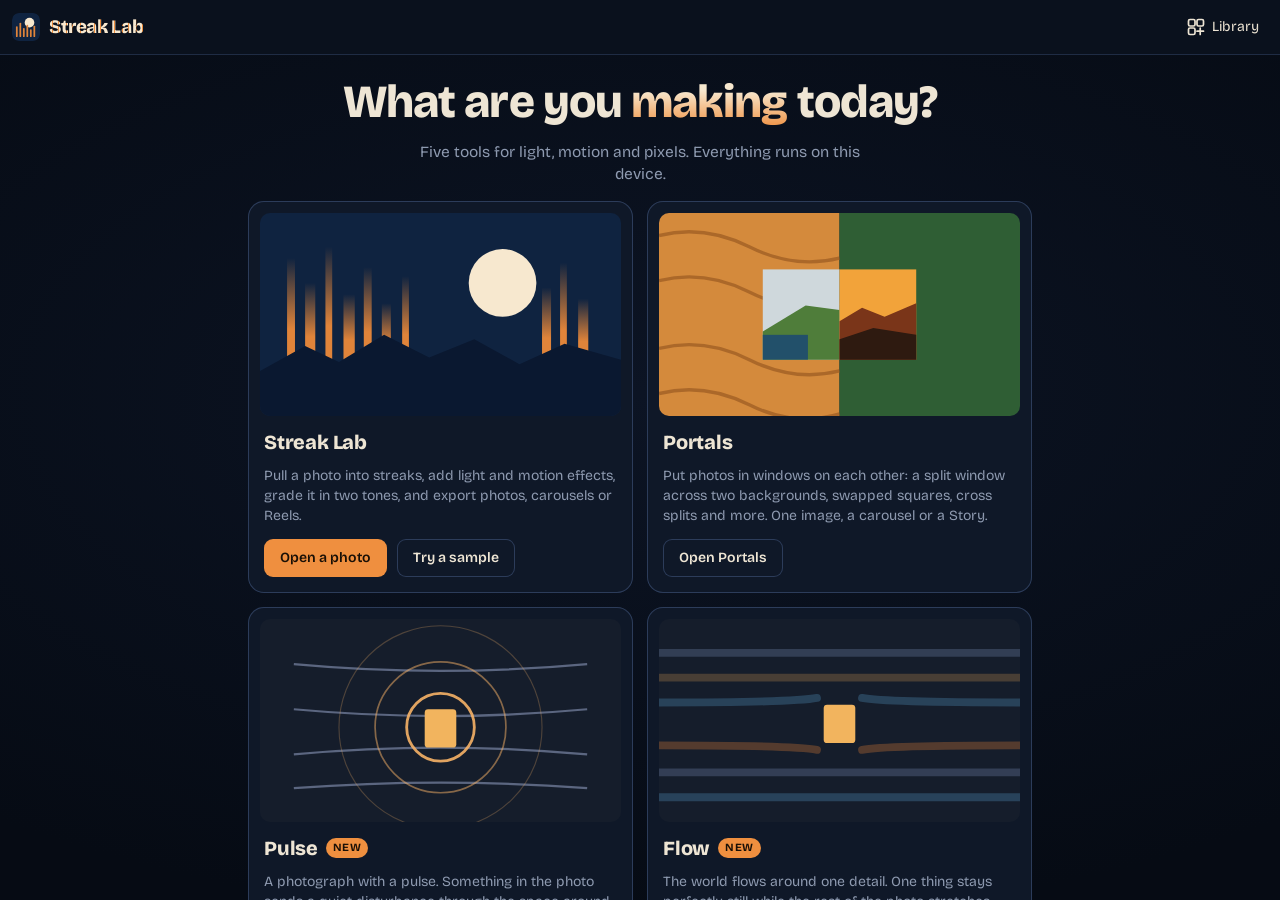
<file: index.html>
<!doctype html>
<html lang="en">
<head>
<meta charset="utf-8">
<meta name="viewport" content="width=device-width, initial-scale=1, viewport-fit=cover, interactive-widget=resizes-content">
<title>Streak Lab</title>
<meta name="description" content="A free photo editor that turns photos into pixel-streak art: vertical, radial or edge streaks in layers, a duotone grade with grain, and exports sized for Instagram posts, carousels and Reels. Runs entirely in your browser.">
<link rel="canonical" href="https://jamies.dev/streak-lab/">
<meta name="theme-color" content="#0a111d">
<link rel="icon" href="icons/favicon.svg" type="image/svg+xml">
<link rel="icon" href="icons/favicon-32.png" sizes="32x32" type="image/png">
<link rel="apple-touch-icon" href="icons/apple-touch-icon.png">
<link rel="manifest" href="manifest.webmanifest">
<meta name="apple-mobile-web-app-capable" content="yes">
<meta name="mobile-web-app-capable" content="yes">
<meta name="apple-mobile-web-app-title" content="Streak Lab">
<meta name="apple-mobile-web-app-status-bar-style" content="black-translucent">
<meta property="og:type" content="website">
<meta property="og:site_name" content="jamies.dev">
<meta property="og:title" content="Streak Lab">
<meta property="og:description" content="Turn photos into pixel-streak art and export it for Instagram posts, carousels and Reels. Free, and your photos never leave your device.">
<meta property="og:url" content="https://jamies.dev/streak-lab/">
<meta property="og:image" content="https://jamies.dev/streak-lab/og-image.png">
<meta property="og:image:width" content="1200">
<meta property="og:image:height" content="630">
<meta property="og:image:alt" content="Streak Lab: a moon over orange pixel streaks on navy">
<meta name="twitter:card" content="summary_large_image">
<meta name="twitter:title" content="Streak Lab">
<meta name="twitter:description" content="Turn photos into pixel-streak art and export it for Instagram posts, carousels and Reels.">
<meta name="twitter:image" content="https://jamies.dev/streak-lab/og-image.png">
<meta name="twitter:image:alt" content="Streak Lab: a moon over orange pixel streaks on navy">
<link rel="preconnect" href="https://fonts.googleapis.com">
<link rel="preconnect" href="https://fonts.gstatic.com" crossorigin>
<link href="https://fonts.googleapis.com/css2?family=Bricolage+Grotesque:opsz,wght@12..96,400;12..96,500;12..96,600;12..96,800&display=swap" rel="stylesheet">
<style>
/* Darkroom theme: an editor is always dark so the photo is the brightest thing on screen */
:root{
  --bg:#0a111d; --stage:#060b14; --panel:#0f1828; --panel2:#152136; --raise:#1b2942; --line:#1f2c44; --line2:#2c3c5a;
  --fg:#eee5d4; --muted:#8e9ab0; --dim:#5f6d86; --accent:#ef8f3f; --accent-hi:#f7b267; --accent-fg:#1a1006; --cream:#f7e8cf;
  --sat:env(safe-area-inset-top,0px); --sab:env(safe-area-inset-bottom,0px); --sal:env(safe-area-inset-left,0px); --sar:env(safe-area-inset-right,0px);
  color-scheme:dark;
}
*,*::before,*::after{box-sizing:border-box}
html{-webkit-text-size-adjust:100%;height:100%}
body{margin:0;height:100%;overflow:hidden;background:var(--bg);color:var(--fg);font:14px/1.4 "Bricolage Grotesque",system-ui,-apple-system,"Segoe UI",sans-serif;-webkit-font-smoothing:antialiased}
button,select,input,label{-webkit-tap-highlight-color:transparent;touch-action:manipulation;font:inherit;color:inherit}
button{cursor:pointer}
button:disabled,label.disabled{opacity:.4;cursor:not-allowed}
[hidden]{display:none!important}
:focus-visible{outline:2px solid var(--accent);outline-offset:2px}
svg.i{width:20px;height:20px;fill:none;stroke:currentColor;stroke-width:1.7;stroke-linecap:round;stroke-linejoin:round;flex:none}
input[type=file]{position:absolute;opacity:0;width:1px;height:1px;pointer-events:none}

/* ---------- shell */
.shell{height:100vh;height:100dvh;display:grid;
  grid-template-columns:68px minmax(0,1fr) 336px;grid-template-rows:auto auto minmax(0,1fr);
  grid-template-areas:"top top top" "rail main tabbar" "rail main panel";padding:0 var(--sar) 0 var(--sal)}
.topbar{grid-area:top}.rail{grid-area:rail}.main{grid-area:main}.panel{grid-area:panel}.tabbar{grid-area:tabbar;display:flex;gap:2px;padding:6px;background:var(--panel);border-left:1px solid var(--line);border-bottom:1px solid var(--line)}
.tabbar button{flex:1;display:flex;flex-direction:column;align-items:center;gap:3px;border:0;background:transparent;color:var(--dim);font-size:10.5px;padding:7px 0 6px;border-radius:8px;min-width:0;position:relative}
.tabbar button:hover{color:var(--fg);background:var(--panel2)}
.tabbar button[aria-selected="true"]{color:var(--cream);background:var(--raise)}
.tabbar button[aria-selected="true"] svg{color:var(--accent)}
.tabbar .badge{position:absolute;top:3px;right:calc(50% - 20px);min-width:16px;height:16px;padding:0 4px;border-radius:8px;background:var(--accent);color:var(--accent-fg);font-size:10px;font-weight:700;line-height:16px;text-align:center}
.tabbar .badge:empty{display:none}
.phead{padding:12px 14px 4px}
.phead h2{margin:0;font-size:16px;font-weight:700;letter-spacing:-.01em}
.phead p{margin:3px 0 0;color:var(--muted);font-size:12.5px}
.sec{display:none;border:0}
body[data-tab="crop"] .sec[data-sec="crop"],body[data-tab="adjust"] .sec[data-sec="adjust"],body[data-tab="streaks"] .sec[data-sec="layers"],body[data-tab="streaks"] .sec[data-sec="streaks"],body[data-tab="masks"] .sec[data-sec="masks"],body[data-tab="effects"] .sec[data-sec="effects"],body[data-tab="grade"] .sec[data-sec="grade"],body[data-tab="looks"] .sec[data-sec="looks"]{display:block}
.sec-head{display:none!important}
.sec .sec-body{display:grid}
body[data-tab="streaks"] .sec[data-sec="layers"] .sec-body{padding-bottom:6px;border-bottom:1px solid var(--line)}
body[data-tab="streaks"] .sec[data-sec="streaks"] .sec-body{padding-top:12px}
.aspects{display:grid;grid-template-columns:repeat(4,1fr);gap:6px}
.aspects button{display:grid;justify-items:center;gap:5px;border:0;border-radius:10px;background:var(--bg);box-shadow:inset 0 0 0 1px var(--line);padding:9px 4px 7px;font-size:11.5px;color:var(--muted)}
.aspects button i{display:block;height:24px;border:1.5px solid currentColor;border-radius:3px}
.aspects button[aria-pressed="true"]{color:var(--cream);box-shadow:inset 0 0 0 1.5px var(--accent);background:var(--raise)}
.rotrow{display:grid;grid-template-columns:repeat(3,1fr);gap:6px}
.rotrow .chip{justify-content:center;min-height:40px}
body.no-photo .shell{grid-template-columns:minmax(0,1fr);grid-template-areas:"top" "main"}
body.no-photo :is(.rail,.panel,.tabbar,.optbar,.tb-edit,#exportBtn,#newBtn){display:none!important}
body.no-photo #libBtn{margin-left:auto}

/* ---------- top bar */
.topbar{display:flex;align-items:center;gap:8px;padding:calc(8px + var(--sat)) 12px 8px;border-bottom:1px solid var(--line);background:var(--bg);min-width:0}
.brand{display:flex;align-items:center;gap:9px;min-width:0;margin-right:auto}
.brand svg{width:28px;height:28px;border-radius:7px;flex:none}
.brand b{font-weight:800;font-size:19px;letter-spacing:-.02em;white-space:nowrap;
  background:repeating-linear-gradient(90deg,var(--cream) 0 3px,var(--accent) 3px 4px,var(--cream) 4px 9px,var(--accent) 9px 10px,var(--cream) 10px 14px);
  -webkit-background-clip:text;background-clip:text;color:transparent}
.brand .file{color:var(--dim);font-size:12.5px;white-space:nowrap;overflow:hidden;text-overflow:ellipsis;padding-left:10px;border-left:1px solid var(--line2);margin-left:2px}
.tb-edit{display:flex;gap:2px;align-items:center}
.ib{display:inline-flex;align-items:center;justify-content:center;gap:6px;min-width:38px;height:38px;padding:0 9px;border:0;border-radius:9px;background:transparent;color:var(--fg)}
.ib:hover:not(:disabled){background:var(--raise)}
.ib.held,.ib[aria-pressed="true"]{background:var(--cream);color:#12233f}
.btn{display:inline-flex;align-items:center;justify-content:center;gap:7px;border:0;background:var(--accent);color:var(--accent-fg);font-weight:600;min-height:38px;padding:8px 16px;border-radius:9px;white-space:nowrap;position:relative}
.btn:hover:not(:disabled){background:var(--accent-hi)}
.btn.ghost{background:transparent;color:var(--fg);box-shadow:inset 0 0 0 1px var(--line2)}
.btn.ghost:hover:not(:disabled){background:var(--raise)}
.btn.big{min-height:48px;padding:12px 22px;font-size:15.5px;border-radius:12px}
.btn.wide{width:100%}
.chip{display:inline-flex;align-items:center;gap:6px;border:0;box-shadow:inset 0 0 0 1px var(--line2);background:var(--panel2);font-size:13px;min-height:32px;padding:5px 11px;border-radius:999px}
.chip:hover:not(:disabled){box-shadow:inset 0 0 0 1px var(--accent)}
.sep{width:1px;height:22px;background:var(--line2);margin:0 4px}

/* ---------- tool rail */
.rail{display:flex;flex-direction:column;gap:4px;padding:10px 8px;border-right:1px solid var(--line);background:var(--bg);overflow:auto}
.tool{display:flex;flex-direction:column;align-items:center;justify-content:center;gap:3px;min-height:54px;border:0;border-radius:11px;background:transparent;color:var(--muted);font-size:11px;line-height:1.1;padding:6px 2px;position:relative}
.tool:hover{color:var(--fg);background:var(--panel2)}
.tool[aria-pressed="true"]{color:var(--fg);background:var(--raise)}
.tool[aria-pressed="true"]::before{content:"";position:absolute;left:-8px;top:12px;bottom:12px;width:3px;border-radius:0 3px 3px 0;background:var(--accent)}
.tool kbd{position:absolute;top:4px;right:6px;font:10px/1 ui-monospace,monospace;color:var(--dim)}
.rail .grow{flex:1}

/* ---------- canvas area */
.main{display:flex;flex-direction:column;min-width:0;min-height:0;background:var(--stage)}
.optbar{display:flex;align-items:center;gap:8px 12px;flex-wrap:wrap;min-height:46px;padding:6px 12px;border-bottom:1px solid var(--line);background:var(--bg)}
.optbar .tname{font-weight:600;white-space:nowrap}
.optbar .tag{font-size:11.5px;padding:2px 7px;border-radius:999px;background:var(--raise);color:var(--accent-hi);white-space:nowrap}
.optbar .hint{flex:1 1 200px;color:var(--muted);font-size:13px;margin:0;min-width:0}
.optbar .bsize{display:flex;align-items:center;gap:8px;min-width:200px;flex:0 1 260px;font-size:13px;color:var(--muted)}
.cropbar{display:flex;flex-wrap:wrap;gap:8px 12px;align-items:center;width:100%}
.cropbar .seg{flex:0 1 auto;overflow:auto}
.optbar .bsize output{min-width:26px;text-align:right;color:var(--fg);font-variant-numeric:tabular-nums}
.stage{position:relative;flex:1;min-height:0;overflow:hidden;display:grid;place-items:center;touch-action:none;user-select:none;-webkit-user-select:none;
  background:radial-gradient(120% 90% at 50% 40%,#0c1424 0%,var(--stage) 70%)}
#zoomer{position:relative;transform-origin:0 0;will-change:transform;box-shadow:0 18px 60px rgba(0,0,0,.55);overflow:hidden}
#imgwrap{position:absolute;left:0;top:0}
body.cropping #zoomer{overflow:visible}
#zoomer canvas{display:block}
#overlay{position:absolute;left:0;top:0;width:100%;height:100%;touch-action:none;cursor:crosshair}
.stage.panmode #overlay{cursor:grab}
.stage.dragging::after{content:"Drop to open";position:absolute;inset:14px;border:2px dashed var(--accent);border-radius:16px;display:grid;place-items:center;color:var(--cream);font-size:18px;font-weight:600;background:rgba(10,17,29,.6)}
.zoombar{position:absolute;right:12px;bottom:12px;display:flex;align-items:center;gap:1px;background:rgba(10,17,29,.86);-webkit-backdrop-filter:blur(8px);backdrop-filter:blur(8px);box-shadow:inset 0 0 0 1px var(--line2);border-radius:10px;padding:3px;font-size:12.5px;z-index:2}
.zoombar button{border:0;background:transparent;min-width:32px;height:30px;padding:0 8px;border-radius:7px}
.zoombar button:hover{background:var(--raise)}
.zoombar span{min-width:44px;text-align:center;font-variant-numeric:tabular-nums;color:var(--muted)}
.veil{position:absolute;inset:0;background:rgba(6,11,20,.5);display:none;place-items:center;z-index:3}
body.is-busy .veil{display:grid}
.spin{width:40px;height:40px;border-radius:50%;border:4px solid rgba(247,232,207,.25);border-top-color:var(--accent);animation:spin .8s linear infinite}
@keyframes spin{to{transform:rotate(360deg)}}
@media (prefers-reduced-motion:reduce){.spin{animation-duration:2.4s}}
.toast{pointer-events:none;position:absolute;left:50%;transform:translateX(-50%);bottom:56px;z-index:4;max-width:min(520px,calc(100% - 24px));width:max-content;background:rgba(21,33,54,.96);box-shadow:inset 0 0 0 1px var(--line2),0 8px 30px rgba(0,0,0,.4);color:var(--fg);border-radius:10px;padding:9px 14px;font-size:13.5px;text-align:center;cursor:pointer;margin:0}

/* first-run guide */
.tips{position:absolute;left:12px;bottom:12px;z-index:5;width:min(340px,calc(100% - 24px));background:var(--panel2);box-shadow:inset 0 0 0 1px var(--line2),0 14px 40px rgba(0,0,0,.5);border-radius:14px;padding:14px 16px;display:grid;gap:8px}
.tips .step{font-size:11.5px;color:var(--accent-hi);font-weight:600;letter-spacing:.04em;text-transform:uppercase}
.tips h3{margin:0;font-size:16px}
.tips p{margin:0;color:var(--muted);font-size:13.5px}
.tips .inline{justify-content:flex-end}

/* empty state */
.hero{display:grid;gap:18px;justify-items:center;text-align:center;padding:28px 22px;max-width:560px}
.hero .mark{width:76px;height:76px;border-radius:20px;box-shadow:0 14px 40px rgba(239,143,63,.25)}
.hero h1{margin:0;font-size:clamp(30px,6vw,46px);line-height:1.02;font-weight:800;letter-spacing:-.02em}
.hero h1 em{font-style:normal;background:linear-gradient(180deg,var(--cream) 30%,var(--accent) 100%);-webkit-background-clip:text;background-clip:text;color:transparent}
.hero p{margin:0;color:var(--muted);font-size:15.5px;max-width:46ch}
.hero .ctas{display:flex;gap:10px;flex-wrap:wrap;justify-content:center}
.hero .small{font-size:13px;color:var(--dim)}
.hero.dash{max-width:820px;gap:16px;padding:24px 18px 32px;align-self:start;margin:auto}
.stage:has(.dash:not([hidden])){overflow:auto;place-items:start center;touch-action:pan-y;-webkit-overflow-scrolling:touch;overscroll-behavior:contain}
.toolcards{display:grid;grid-template-columns:1fr 1fr;gap:14px;width:100%;text-align:left}
.toolcard{display:grid;gap:10px;align-content:start;padding:12px 12px 16px;border-radius:16px;background:var(--panel);box-shadow:inset 0 0 0 1px var(--line2);color:inherit;text-decoration:none}
a.toolcard:hover{box-shadow:inset 0 0 0 1.5px var(--accent)}
.toolcard .art{width:100%;height:auto;border-radius:10px;display:block}
.toolcard h2{margin:2px 4px 0;font-size:20px;font-weight:800;letter-spacing:-.01em;display:flex;align-items:center;gap:8px}
.toolcard p{margin:0 4px;font-size:14px;max-width:none}
.toolcard .ctas{justify-content:flex-start;margin:4px 4px 0}
.toolcard>.btn{justify-self:start;margin:4px 4px 0}
.new{font-size:11px;font-weight:700;letter-spacing:.04em;text-transform:uppercase;background:var(--accent);color:var(--accent-fg);padding:2px 7px;border-radius:999px}
@media (max-width:640px){.toolcards{grid-template-columns:1fr}.toolcard .art{height:104px}.hero.dash h1{font-size:28px}}
.brand{cursor:pointer}
.feats{display:flex;gap:8px;flex-wrap:wrap;justify-content:center;margin:2px 0 0;padding:0;list-style:none}
.recent{display:grid;gap:8px;width:100%}
.recentgrid{display:grid;grid-template-columns:repeat(auto-fill,minmax(88px,1fr));gap:8px}
.recentgrid button{border:0;padding:0;border-radius:10px;overflow:hidden;background:var(--panel2);box-shadow:inset 0 0 0 1px var(--line2);aspect-ratio:1}
.recentgrid img{width:100%;height:100%;object-fit:cover;display:block}
.feats li{font-size:12.5px;color:var(--muted);padding:5px 10px;border-radius:999px;box-shadow:inset 0 0 0 1px var(--line2)}

/* ---------- right panel */
.panel{display:flex;flex-direction:column;min-height:0;border-left:1px solid var(--line);background:var(--panel)}
.pscroll{overflow:auto;overscroll-behavior:contain;flex:1;min-height:0}
.histo{padding:12px 14px 10px;border-bottom:1px solid var(--line);display:grid;gap:6px}
.histo canvas{width:100%;height:64px;display:block;border-radius:6px;background:#0a1220}
.histo .meta{display:flex;justify-content:space-between;gap:8px;font-size:11.5px;color:var(--dim);font-variant-numeric:tabular-nums}
.sec{border-bottom:1px solid var(--line)}
.sec-head{display:flex;align-items:center;gap:8px;width:100%;border:0;background:transparent;padding:12px 14px;font-weight:600;font-size:13.5px;letter-spacing:.02em;text-align:left}
.sec-head:hover{background:var(--panel2)}
.sec-head .chev{margin-left:auto;transition:transform .15s;color:var(--dim)}
.sec.collapsed .chev{transform:rotate(-90deg)}
.sec.collapsed .sec-body{display:none}
.sec-head .count{font-weight:500;color:var(--dim);font-size:12px}
.sec-body{display:grid;gap:12px;padding:2px 14px 16px}
.sub{font-size:11.5px;letter-spacing:.06em;text-transform:uppercase;color:var(--dim);font-weight:600;margin:4px 0 -4px}
.hint{margin:0;color:var(--muted);font-size:12.5px}
.inline{display:flex;gap:8px;flex-wrap:wrap;align-items:center}

/* segmented control */
.seg{display:flex;background:var(--bg);border-radius:10px;padding:3px;gap:3px;box-shadow:inset 0 0 0 1px var(--line)}
.seg button{flex:1;border:0;background:transparent;color:var(--muted);font-size:13px;min-height:32px;padding:5px 8px;border-radius:7px;white-space:nowrap}
.seg button:hover{color:var(--fg)}
.seg button[aria-pressed="true"]{background:var(--raise);color:var(--fg);font-weight:600;box-shadow:0 1px 0 rgba(255,255,255,.05),0 2px 6px rgba(0,0,0,.25)}

/* slider rows, Lightroom style: name and value on one line, slider below */
.sl{display:grid;grid-template-columns:minmax(0,1fr) auto;align-items:center;gap:0 8px}
.sl label{color:var(--muted);font-size:13px;cursor:default;user-select:none}
.sl label:hover{color:var(--fg)}
.sl output{font-size:13px;font-variant-numeric:tabular-nums;color:var(--fg);min-width:34px;text-align:right}
.sl input{grid-column:1/-1}
.selrow{display:grid;grid-template-columns:96px minmax(0,1fr);align-items:center;gap:8px;font-size:13px;color:var(--muted)}
input[type=range]{-webkit-appearance:none;appearance:none;width:100%;height:24px;margin:0;background:transparent;--p:50%;cursor:pointer}
input[type=range]::-webkit-slider-runnable-track{height:3px;border-radius:3px;background:linear-gradient(90deg,var(--accent) var(--p),var(--line2) var(--p))}
input[type=range]::-webkit-slider-thumb{-webkit-appearance:none;width:15px;height:15px;margin-top:-6px;border-radius:50%;background:var(--cream);border:0;box-shadow:0 0 0 4px rgba(239,143,63,.22),0 1px 4px rgba(0,0,0,.5)}
input[type=range]:active::-webkit-slider-thumb{box-shadow:0 0 0 6px rgba(239,143,63,.35),0 1px 4px rgba(0,0,0,.5)}
input[type=range]::-moz-range-track{height:3px;border-radius:3px;background:var(--line2)}
input[type=range]::-moz-range-progress{height:3px;border-radius:3px;background:var(--accent)}
input[type=range]::-moz-range-thumb{width:15px;height:15px;border-radius:50%;background:var(--cream);border:0;box-shadow:0 0 0 4px rgba(239,143,63,.22)}
@media (pointer:coarse){
  input[type=range]{height:32px}
  input[type=range]::-webkit-slider-thumb{width:24px;height:24px;margin-top:-10.5px}
  input[type=range]::-moz-range-thumb{width:24px;height:24px}
}
select{width:100%;font-size:13.5px;background:var(--bg);color:var(--fg);border:0;box-shadow:inset 0 0 0 1px var(--line2);border-radius:8px;padding:7px 8px;min-height:36px}
input[type=text]{font-size:16px;background:var(--bg);border:0;box-shadow:inset 0 0 0 1px var(--line2);border-radius:8px;padding:7px 10px;min-width:0;flex:1;min-height:36px}
.check{display:flex;gap:9px;align-items:flex-start;font-size:13.5px;color:var(--fg)}
.check input{width:18px;height:18px;margin:1px 0 0;accent-color:var(--accent);flex:none}

/* layers list */
.layers{display:grid;gap:6px}
.layer{display:flex;align-items:center;gap:10px;width:100%;border:0;text-align:left;padding:8px 8px 8px 10px;border-radius:10px;background:var(--bg);box-shadow:inset 0 0 0 1px var(--line);min-height:46px}
.layer:hover{box-shadow:inset 0 0 0 1px var(--line2)}
.layer[aria-pressed="true"]{background:var(--raise);box-shadow:inset 0 0 0 1px var(--accent)}
.layer .lnum{width:20px;height:20px;border-radius:6px;display:grid;place-items:center;background:var(--panel2);font-size:11.5px;color:var(--muted);flex:none}
.layer[aria-pressed="true"] .lnum{background:var(--accent);color:var(--accent-fg);font-weight:700}
.layer .ltext{display:grid;min-width:0;flex:1}
.layer .lname{font-weight:600;font-size:13.5px}
.layer .lsub{font-size:11.5px;color:var(--dim);white-space:nowrap;overflow:hidden;text-overflow:ellipsis}
.layer .ldel{border:0;background:transparent;color:var(--dim);width:30px;height:30px;border-radius:8px;display:grid;place-items:center}
.layer .ldel:hover{color:var(--fg);background:var(--panel2)}
.addrow{display:flex;gap:6px;flex-wrap:wrap}
.seg.mini{padding:2px;border-radius:9px}.seg.mini button{min-height:30px;font-size:12.5px;padding:4px 10px}
.chip input[type=checkbox]{width:15px;height:15px;margin:0;accent-color:var(--accent)}
.addrow .chip{flex:1;justify-content:center}

/* colour */
.swatches{display:grid;grid-template-columns:repeat(3,1fr);gap:8px}
.sw{display:grid;justify-items:center;gap:5px;font-size:11.5px;color:var(--muted)}
input[type=color]{-webkit-appearance:none;appearance:none;width:44px;height:44px;border:0;border-radius:50%;padding:0;background:none;cursor:pointer;box-shadow:0 0 0 2px var(--line2)}
input[type=color]::-webkit-color-swatch-wrapper{padding:0}
input[type=color]::-webkit-color-swatch{border:0;border-radius:50%}
input[type=color]::-moz-color-swatch{border:0;border-radius:50%}
.pals{display:grid;grid-template-columns:repeat(5,1fr);gap:6px}
.pal{border:0;border-radius:9px;height:34px;box-shadow:inset 0 0 0 1px rgba(255,255,255,.08);position:relative}
.pal span{position:absolute;left:0;right:0;bottom:-17px;font-size:10.5px;color:var(--muted)}
.pal:hover{box-shadow:0 0 0 2px var(--accent)}
.pals{margin-bottom:14px}

/* looks */
.starters{display:grid;grid-template-columns:repeat(2,1fr);gap:8px}
.starter{border:0;padding:0;border-radius:10px;overflow:hidden;background:var(--bg);box-shadow:inset 0 0 0 1px var(--line);text-align:left;display:grid}
.starter:hover{box-shadow:0 0 0 2px var(--accent)}
.starter .thumb{aspect-ratio:4/3;width:100%;display:block;object-fit:cover;background:linear-gradient(135deg,var(--c1),var(--c2) 60%,var(--c3))}
.starter span{padding:6px 8px;font-size:12.5px;font-weight:500}
.thumbs{display:grid;grid-template-columns:repeat(2,1fr);gap:8px}
.thumbs button{padding:0;border:0;border-radius:10px;overflow:hidden;background:var(--bg);box-shadow:inset 0 0 0 1px var(--line);display:block}
.thumbs button:hover,.thumbs button:focus-visible{box-shadow:0 0 0 2px var(--accent)}
.thumbs img{display:block;width:100%;height:auto}

/* ---------- export dialog */
dialog{border:0;padding:0;background:var(--panel);color:var(--fg);border-radius:16px;box-shadow:inset 0 0 0 1px var(--line2),0 30px 80px rgba(0,0,0,.6);width:min(560px,calc(100vw - 24px));max-height:calc(100dvh - 32px)}
dialog::backdrop{background:rgba(3,7,14,.66);-webkit-backdrop-filter:blur(3px);backdrop-filter:blur(3px)}
dialog[open]{display:flex;flex-direction:column}
.dlg-head{display:flex;align-items:center;gap:10px;padding:14px 14px 10px 18px}
.dlg-head h2{margin:0;font-size:18px;margin-right:auto}
.dlg-tabs{margin:0 14px}
.dlg-body{overflow:auto;padding:16px 18px 20px;display:grid;gap:14px}
.dlg-foot{padding:12px 18px calc(14px + var(--sab));border-top:1px solid var(--line)}
.sig summary{cursor:pointer;font-weight:600;min-height:34px;display:flex;align-items:center}
.sigbody{display:grid;gap:10px;padding:6px 0 12px}
.dlg-foot{display:grid;gap:6px}
#saveBox{display:none;gap:8px}
#saveBox img{width:100%;border-radius:10px}
.slides{display:grid;grid-template-columns:repeat(auto-fill,minmax(110px,1fr));gap:8px}
.slides figure{margin:0;display:grid;gap:4px}
.slides img{width:100%;border-radius:8px;display:block}
.slides figcaption{display:flex;justify-content:space-between;align-items:center;font-size:12px;color:var(--muted)}
.libgrid{display:grid;grid-template-columns:repeat(auto-fill,minmax(130px,1fr));gap:10px}
.libitem{position:relative;border:0;padding:0;text-align:left;background:var(--bg);border-radius:12px;overflow:hidden;box-shadow:inset 0 0 0 1px var(--line);display:grid}
.libitem:hover{box-shadow:0 0 0 2px var(--accent)}
.libitem.current{box-shadow:0 0 0 2px var(--cream)}
.libitem img{width:100%;aspect-ratio:1;object-fit:cover;display:block;background:var(--panel2)}
.libitem span{padding:6px 8px 7px;font-size:12px;color:var(--muted);white-space:nowrap;overflow:hidden;text-overflow:ellipsis}
.libitem b{display:block;color:var(--fg);font-weight:500;font-size:12.5px;overflow:hidden;text-overflow:ellipsis}
.libitem .tick{position:absolute;top:8px;left:8px;width:24px;height:24px;border-radius:50%;background:rgba(10,17,29,.8);box-shadow:inset 0 0 0 2px var(--cream);display:none}
#libGrid.selecting .libitem .tick{display:block}
.libitem.sel .tick{background:var(--accent);box-shadow:inset 0 0 0 2px var(--accent)}
.libitem.sel .tick::after{content:"";position:absolute;left:8px;top:4px;width:6px;height:11px;border:solid var(--accent-fg);border-width:0 2.5px 2.5px 0;transform:rotate(45deg)}
#curve{width:100%;height:auto;aspect-ratio:14/9;border-radius:8px;background:#0a1220;touch-action:none;cursor:ns-resize;display:block}
.fx{border-radius:10px;background:var(--bg);box-shadow:inset 0 0 0 1px var(--line)}
.fx.on{box-shadow:inset 0 0 0 1px var(--line2)}
.fxhead{display:flex;align-items:center;gap:10px;padding:9px 10px;min-height:44px}
.fxhead b{font-weight:600;font-size:13.5px;flex:1}
.fxhead small{color:var(--dim);font-size:11.5px}
.sw2{position:relative;width:36px;height:22px;flex:none}
.sw2 input{position:absolute;inset:0;opacity:0;margin:0;cursor:pointer;z-index:1}
.sw2 span{position:absolute;inset:0;border-radius:999px;background:var(--line2);transition:background .15s}
.sw2 span::after{content:"";position:absolute;left:3px;top:3px;width:16px;height:16px;border-radius:50%;background:var(--cream);transition:transform .15s}
.sw2 input:checked+span{background:var(--accent)}
.sw2 input:checked+span::after{transform:translateX(14px)}
.sw2 input:focus-visible+span{outline:2px solid var(--accent);outline-offset:2px}
.fxbody{display:grid;gap:10px;padding:2px 12px 12px}
.fx:not(.on) .fxbody{display:none}
.fxgroup{font-size:11.5px;letter-spacing:.06em;text-transform:uppercase;color:var(--dim);font-weight:600;margin:6px 0 -2px}
#maskEdit{display:grid;gap:10px}
#maskEdit:empty{display:none}
.medit{display:grid;gap:10px;padding:12px;border-radius:10px;background:var(--bg);box-shadow:inset 0 0 0 1px var(--line2)}
#reelBox{display:none;gap:8px}
#reelBox video,#reelCanvas{width:100%;max-height:52vh;object-fit:contain;background:#000;border-radius:10px;display:block}

/* ---------- phones (portrait): photo on top, tools, one panel at a time, tab bar */
@media (max-width:899px) and (orientation:portrait),(max-width:599px){
  .shell{grid-template-columns:minmax(0,1fr);grid-template-rows:auto minmax(0,1fr) auto auto auto;grid-template-areas:"top" "main" "rail" "panel" "tabbar"}
  .topbar{padding:calc(6px + var(--sat)) 8px 6px}
  .brand .file,.brand b{display:none}
  .tb-edit .lbl{display:none}
  .btn{padding:8px 13px}
  .optbar{min-height:44px;padding:4px 10px;gap:6px 10px}
  .optbar.empty,.optbar .tname,.optbar .hint{display:none}
  .optbar .bsize{flex:1 1 160px;min-width:0}
  .rail{flex-direction:row;padding:4px 8px;border-right:0;border-top:1px solid var(--line);gap:4px;overflow:visible}
  .tool{flex:1;min-width:0;min-height:46px;flex-direction:column;gap:2px;font-size:10.5px;padding:4px 0}
  #libBtn .lbl,#newBtn .lbl{display:none}
  body.rail-min .rail{display:none}
  .topbar{gap:4px}
  .ib{min-width:34px;padding:0 6px}
  .tool[aria-pressed="true"]::before{left:10px;right:10px;top:auto;bottom:-4px;width:auto;height:3px;border-radius:3px 3px 0 0}
  .tool kbd,.rail .grow,.rail .zoomtool{display:none}
  .panel{height:clamp(170px,30dvh,280px);border-left:0;border-top:1px solid var(--line)}
  .histo{display:none}
  .phead{display:none}
  .sec-body{padding:14px 14px 18px}
  .tabbar{display:flex;border-top:1px solid var(--line);border-left:0;border-bottom:0;background:var(--bg);padding:0 0 var(--sab);gap:0}
  .tabbar .badge{right:calc(50% - 22px)}
  .tabbar button{flex:1;display:flex;flex-direction:column;align-items:center;gap:2px;border:0;background:transparent;color:var(--dim);font-size:10.5px;padding:6px 0 5px;min-height:50px;min-width:0}
  .tabbar button[aria-selected="true"]{color:var(--cream);background:transparent}
  .tabbar button[aria-selected="true"] svg{color:var(--accent)}
  .toast{bottom:auto;top:10px}
  body.no-photo .brand b{display:inline}
  .zoombar button.zb{display:none}
  .tips{left:8px;right:8px;width:auto;bottom:8px}
  dialog{width:100vw;max-width:100vw;height:100dvh;max-height:100dvh;border-radius:0}
  .dlg-head{padding-top:calc(12px + var(--sat))}
  .zoombar{right:8px;bottom:8px}
}
/* landscape phones: keep the desktop layout but tighter */
@media (orientation:landscape) and (max-height:520px){
  .shell{grid-template-columns:60px minmax(0,1fr) 290px}
  .tabbar button{font-size:0;gap:0;padding:6px 0}
  .topbar{padding:calc(4px + var(--sat)) 10px 4px}
  .brand .file{display:none}
  .optbar .hint{display:none}
  .histo{display:none}
  .tool{min-height:44px}
  .tool span.lbl{display:none}
}
</style>
</head>
<body class="no-photo" data-tab="streaks">
<svg width="0" height="0" style="position:absolute" aria-hidden="true">
  <symbol id="i-line" viewBox="0 0 20 20"><path d="M2.5 15.5h15M6 12.5V6M10 12.5V3.5M14 12.5V7.5"/></symbol>
  <symbol id="i-centre" viewBox="0 0 20 20"><circle cx="10" cy="10" r="6.5"/><circle cx="10" cy="10" r="1.6" fill="currentColor"/></symbol>
  <symbol id="i-edge" viewBox="0 0 20 20"><path d="M2 14.5c2.5-4.5 4.5-.5 7-3.5s4.5-.5 9-5"/><path d="M5 11V8M10 9.5V6M15 7V4" opacity=".6"/></symbol>
  <symbol id="i-protect" viewBox="0 0 20 20"><path d="M10 2.5l6 2.5v4.6c0 3.8-2.6 6.4-6 7.9-3.4-1.5-6-4.1-6-7.9V5z"/></symbol>
  <symbol id="i-erase" viewBox="0 0 20 20"><path d="M3.5 12.5l7.5-7.5 5 5-6.5 6.5H6.5z"/><path d="M8 8l5 5M10 16.5h7"/></symbol>
  <symbol id="i-hand" viewBox="0 0 20 20"><path d="M7 10.5V5a1.4 1.4 0 012.8 0v4.5V3.8a1.4 1.4 0 012.8 0v5.7V5.4a1.4 1.4 0 012.8 0v6.4c0 3.6-2.3 5.7-5.6 5.7-2.6 0-4-1.3-5.4-3.6L3.2 10.6A1.4 1.4 0 015.5 9z"/></symbol>
  <symbol id="i-undo" viewBox="0 0 20 20"><path d="M7.5 4.5L3.5 8.5l4 4"/><path d="M3.5 8.5h8.5a4.5 4.5 0 010 9H9"/></symbol>
  <symbol id="i-redo" viewBox="0 0 20 20"><path d="M12.5 4.5l4 4-4 4"/><path d="M16.5 8.5H8a4.5 4.5 0 000 9h3"/></symbol>
  <symbol id="i-split" viewBox="0 0 20 20"><rect x="2.5" y="4" width="15" height="12" rx="2"/><path d="M10 2.5v15"/><path d="M10 4h5.5a2 2 0 012 2v8a2 2 0 01-2 2H10z" fill="currentColor" opacity=".35" stroke="none"/></symbol>
  <symbol id="i-image" viewBox="0 0 20 20"><rect x="2.5" y="3.5" width="15" height="13" rx="2"/><circle cx="7.5" cy="8" r="1.5"/><path d="M2.5 14l4.5-4 4 3.5 2-2 4.5 4"/></symbol>
  <symbol id="i-export" viewBox="0 0 20 20"><path d="M10 12.5V2.5M6.5 6L10 2.5 13.5 6"/><path d="M4 11v5.5h12V11"/></symbol>
  <symbol id="i-layers" viewBox="0 0 20 20"><path d="M10 2.5l7.5 4-7.5 4-7.5-4z"/><path d="M2.5 10.5l7.5 4 7.5-4"/><path d="M2.5 14l7.5 4 7.5-4" opacity=".55"/></symbol>
  <symbol id="i-streaks" viewBox="0 0 20 20"><path d="M4.5 17V10M8 17V4M11.5 17V8M15 17V12"/></symbol>
  <symbol id="i-colour" viewBox="0 0 20 20"><circle cx="10" cy="10" r="7.5"/><path d="M10 2.5a7.5 7.5 0 000 15z" fill="currentColor" stroke="none" opacity=".55"/></symbol>
  <symbol id="i-looks" viewBox="0 0 20 20"><rect x="2.5" y="2.5" width="6.5" height="6.5" rx="1.5"/><rect x="11" y="2.5" width="6.5" height="6.5" rx="1.5"/><rect x="2.5" y="11" width="6.5" height="6.5" rx="1.5"/><rect x="11" y="11" width="6.5" height="6.5" rx="1.5"/></symbol>
  <symbol id="i-chev" viewBox="0 0 20 20"><path d="M5.5 8l4.5 4.5L14.5 8"/></symbol>
  <symbol id="i-x" viewBox="0 0 20 20"><path d="M5 5l10 10M15 5L5 15"/></symbol>
  <symbol id="i-mask" viewBox="0 0 20 20"><circle cx="10" cy="10" r="7" stroke-dasharray="2.5 2"/><path d="M10 3a7 7 0 010 14z" fill="currentColor" stroke="none" opacity=".45"/></symbol>
  <symbol id="i-crop" viewBox="0 0 20 20"><path d="M5.5 2.5v12h12M2.5 5.5h12v12"/></symbol>
  <symbol id="i-swirl" viewBox="0 0 20 20"><path d="M10 10.5a1.5 1.5 0 11-1.5-1.5c2 0 3.5 1.6 3.5 3.5a4 4 0 01-4 4 5.5 5.5 0 01-5.5-5.5A7 7 0 0110 3a7.5 7.5 0 017.5 7.5"/></symbol>
  <symbol id="i-path" viewBox="0 0 20 20"><path d="M3 16c3-1 2.5-6 6-7s5-4 8-6"/><path d="M13.5 3H17v3.5"/></symbol>
  <symbol id="i-sun" viewBox="0 0 20 20"><circle cx="10" cy="10" r="3.5"/><path d="M10 2v2M10 16v2M2 10h2M16 10h2M4.3 4.3l1.4 1.4M14.3 14.3l1.4 1.4M4.3 15.7l1.4-1.4M14.3 5.7l1.4-1.4"/></symbol>
  <symbol id="i-fx" viewBox="0 0 20 20"><path d="M10 2.5l1.6 4.4 4.4 1.6-4.4 1.6L10 14.5l-1.6-4.4L4 8.5l4.4-1.6z"/><path d="M15.5 13l.7 1.8 1.8.7-1.8.7-.7 1.8-.7-1.8-1.8-.7 1.8-.7z"/></symbol>
  <symbol id="i-rotl" viewBox="0 0 20 20"><path d="M4 7.5A6.5 6.5 0 1110 16.5"/><path d="M4 3.5v4h4"/></symbol>
  <symbol id="i-rotr" viewBox="0 0 20 20"><path d="M16 7.5A6.5 6.5 0 1010 16.5"/><path d="M16 3.5v4h-4"/></symbol>
  <symbol id="i-flip" viewBox="0 0 20 20"><path d="M10 2.5v15"/><path d="M7.5 5L3 15h4.5zM12.5 5L17 15h-4.5z"/></symbol>
  <symbol id="i-lib" viewBox="0 0 20 20"><rect x="2.5" y="2.5" width="6.5" height="6.5" rx="1.5"/><rect x="11" y="2.5" width="6.5" height="6.5" rx="1.5"/><rect x="2.5" y="11" width="6.5" height="6.5" rx="1.5"/><path d="M11 14.2h6.5M14.2 11v6.5"/></symbol>
  <symbol id="i-fit" viewBox="0 0 20 20"><path d="M3 7.5V3.5h4M13 3.5h4v4M17 12.5v4h-4M7 16.5H3v-4"/></symbol>
  <symbol id="i-shuffle" viewBox="0 0 20 20"><path d="M3 6h3.5c4 0 4.5 8 8.5 8H17M3 14h3.5c1.4 0 2.3-.9 3-2.1M17 6h-2c-1.4 0-2.3.9-3 2.1"/><path d="M15 4l2 2-2 2M15 12l2 2-2 2"/></symbol>
</svg>

<div class="shell">
  <header class="topbar">
    <div class="brand" id="homeBtn" role="link" tabindex="0" title="Back to the dashboard">
      <svg viewBox="0 0 64 64" aria-hidden="true"><rect width="64" height="64" rx="14" fill="#0f2340"/><circle cx="40" cy="22" r="11" fill="#f7e8cf"/><g fill="#e0843a"><rect x="9" y="30" width="4" height="25" rx="2"/><rect x="17" y="22" width="4" height="33" rx="2"/><rect x="25" y="34" width="4" height="21" rx="2"/><rect x="33" y="27" width="4" height="28" rx="2"/><rect x="41" y="37" width="4" height="18" rx="2"/><rect x="49" y="29" width="4" height="26" rx="2"/></g></svg>
      <b>Streak Lab</b>
      <span class="file" id="fileInfo"></span>
    </div>
    <div class="tb-edit">
      <button class="ib" id="undoBtn" title="Undo (Ctrl/⌘ Z)" aria-label="Undo" disabled><svg class="i"><use href="#i-undo"/></svg></button>
      <button class="ib" id="redoBtn" title="Redo (Ctrl/⌘ Shift Z)" aria-label="Redo" disabled><svg class="i"><use href="#i-redo"/></svg></button>
      <span class="sep"></span>
      <button class="ib" id="compareBtn" title="Hold to see the original (\)"><svg class="i"><use href="#i-split"/></svg><span class="lbl">Before</span></button>
    </div>
    <button class="ib" id="libBtn" title="Your photos and edits (L)"><svg class="i"><use href="#i-lib"/></svg><span class="lbl">Library</span></button>
    <label class="ib" id="newBtn" title="Open a different photo"><svg class="i"><use href="#i-image"/></svg><span class="lbl">Open</span><input type="file" accept="image/*" class="pick"></label>
    <button class="btn" id="exportBtn" data-act><svg class="i"><use href="#i-export"/></svg>Export</button>
  </header>

  <nav class="rail" id="toolSeg" aria-label="Tools">
    <button class="tool" data-tool="move" id="primaryTool" aria-pressed="true" title="Place streaks (P)"><kbd>P</kbd><svg class="i" id="primaryIcon"><use href="#i-line"/></svg><span class="lbl" id="primaryLabel">Line</span></button>
    <button class="tool" data-tool="mask" id="maskTool" aria-pressed="false" title="Draw the selected mask (D)" hidden><kbd>D</kbd><svg class="i" id="maskToolIcon"><use href="#i-line"/></svg><span class="lbl">Draw</span></button>
    <button class="tool" data-tool="paint" id="paintTool" aria-pressed="false" title="Brush (B)" hidden><kbd>B</kbd><svg class="i" id="paintIcon"><use href="#i-protect"/></svg><span class="lbl" id="paintLabel">Brush</span></button>
    <button class="tool" data-tool="subject" id="subjectTool" aria-pressed="false" title="Tap a subject to select it (S)" hidden><kbd>S</kbd><svg class="i"><use href="#i-fx"/></svg><span class="lbl">Subject</span></button>
    <button class="tool" data-tool="erase" id="eraseTool" aria-pressed="false" title="Erase (E)" hidden><kbd>E</kbd><svg class="i"><use href="#i-erase"/></svg><span class="lbl">Erase</span></button>
    <button class="tool" data-tool="pan" id="panTool" aria-pressed="false" title="Hand: move the photo (H, or hold Space)"><kbd>H</kbd><svg class="i"><use href="#i-hand"/></svg><span class="lbl">Hand</span></button>
    <span class="grow"></span>
    <button class="tool zoomtool" id="zoomFitRail" title="Fit the photo to the screen (0)"><svg class="i"><use href="#i-fit"/></svg><span class="lbl">Fit</span></button>
  </nav>

  <main class="main">
    <div class="optbar" id="ctx">
      <span class="tname" id="toolName">Line</span><span class="tag" id="layerTag" hidden></span>
      <p class="hint" id="tapHint"></p>
      <div class="bsize" id="brushRow" hidden><label for="brush">Size</label><input type="range" id="brush" min="4" max="120" value="30"><output></output></div>
    </div>
    <div class="stage" id="stage">
      <div class="hero dash" id="empty">
        <h1>What are you <em>making</em> today?</h1>
        <p>Five tools for light, motion and pixels. Everything runs on this device.</p>
        <div class="toolcards">
          <div class="toolcard">
            <svg class="art" viewBox="0 0 320 180" preserveAspectRatio="xMidYMid slice" aria-hidden="true"><defs><linearGradient id="dsg" x1="0" y1="1" x2="0" y2="0"><stop offset=".3" stop-color="#e0843a"/><stop offset="1" stop-color="#e0843a" stop-opacity="0"/></linearGradient></defs>
              <rect width="320" height="180" fill="#0f2340"/><circle cx="215" cy="62" r="30" fill="#f7e8cf"/>
              <g fill="url(#dsg)"><rect x="24" y="40" width="7" height="90"/><rect x="40" y="62" width="9" height="68"/><rect x="58" y="30" width="6" height="100"/><rect x="74" y="72" width="10" height="58"/><rect x="92" y="48" width="7" height="82"/><rect x="108" y="80" width="8" height="50"/><rect x="126" y="56" width="6" height="74"/><rect x="250" y="66" width="8" height="64"/><rect x="266" y="44" width="6" height="86"/><rect x="282" y="76" width="9" height="54"/></g>
              <path d="M0 140 L40 118 L70 132 L110 108 L150 128 L190 112 L230 134 L270 116 L320 130 L320 180 L0 180Z" fill="#0a1830"/></svg>
            <h2>Streak Lab</h2>
            <p>Pull a photo into streaks, add light and motion effects, grade it in two tones, and export photos, carousels or Reels.</p>
            <div class="ctas"><label class="btn pickzone">Open a photo<input type="file" accept="image/*" class="pick"></label><button class="btn ghost" id="sampleBtn">Try a sample</button></div>
          </div>
          <a class="toolcard" href="portals.html">
            <svg class="art" viewBox="0 0 320 180" preserveAspectRatio="xMidYMid slice" aria-hidden="true"><rect width="160" height="180" fill="#d48a3c"/><rect x="160" width="160" height="180" fill="#2f5e34"/>
              <g stroke="#9a5a22" stroke-width="3" fill="none" opacity=".7"><path d="M0 20 Q40 10 80 30 T160 40"/><path d="M0 60 Q40 50 80 70 T160 80"/><path d="M0 120 Q40 110 80 130 T160 140"/><path d="M0 160 Q40 150 80 170 T160 178"/></g>
              <rect x="92" y="50" width="68" height="80" fill="#cfd8dc"/><path d="M92 105 L130 82 L160 86 L160 130 L92 130Z" fill="#4f7d3a"/><rect x="92" y="108" width="40" height="22" fill="#22506a"/>
              <rect x="160" y="50" width="68" height="80" fill="#f2a33a"/><path d="M160 96 L180 84 L200 92 L228 80 L228 130 L160 130Z" fill="#7a3519"/><path d="M160 112 L190 102 L228 108 L228 130 L160 130Z" fill="#2e1a10"/></svg>
            <h2>Portals</h2>
            <p>Put photos in windows on each other: a split window across two backgrounds, swapped squares, cross splits and more. One image, a carousel or a Story.</p>
            <span class="btn ghost">Open Portals</span>
          </a>
          <a class="toolcard" href="pulse.html">
            <svg class="art" viewBox="0 0 320 180" preserveAspectRatio="xMidYMid slice" aria-hidden="true"><rect width="320" height="180" fill="#151d2b"/>
              <g fill="none" stroke="#5b6680" stroke-width="2"><path d="M30 40 Q160 52 290 40"/><path d="M30 80 Q160 92 290 80"/><path d="M30 120 Q160 108 290 120"/><path d="M30 150 Q160 140 290 150"/></g>
              <g fill="none" stroke="#f7b267"><circle cx="160" cy="96" r="30" stroke-width="2.5" opacity=".9"/><circle cx="160" cy="96" r="58" stroke-width="1.5" opacity=".5"/><circle cx="160" cy="96" r="90" stroke-width="1" opacity=".25"/></g>
              <rect x="146" y="80" width="28" height="34" rx="3" fill="#f2b45e"/></svg>
            <h2>Pulse <span class="new">New</span></h2>
            <p>A photograph with a pulse. Something in the photo sends a quiet disturbance through the space around it, echoes and settles. Seamless video loops.</p>
            <span class="btn ghost">Open Pulse</span>
          </a>
          <a class="toolcard" href="flow.html">
            <svg class="art" viewBox="0 0 320 180" preserveAspectRatio="xMidYMid slice" aria-hidden="true"><rect width="320" height="180" fill="#151d2b"/>
              <g stroke-width="7" stroke-linecap="round" fill="none" opacity=".75"><path d="M0 30 H320" stroke="#3d4a63"/><path d="M0 52 H320" stroke="#5a4a3a"/><path d="M0 74 Q120 74 140 70" stroke="#2f4f6a"/><path d="M180 70 Q200 74 320 74" stroke="#2f4f6a"/><path d="M0 112 Q120 112 140 116" stroke="#6a4630"/><path d="M180 116 Q200 112 320 112" stroke="#6a4630"/><path d="M0 136 H320" stroke="#3d4a63"/><path d="M0 158 H320" stroke="#2f4f6a"/></g>
              <rect x="146" y="76" width="28" height="34" rx="3" fill="#f2b45e"/></svg>
            <h2>Flow <span class="new">New</span></h2>
            <p>The world flows around one detail. One thing stays perfectly still while the rest of the photo stretches into a slow current and returns.</p>
            <span class="btn ghost">Open Flow</span>
          </a>
          <a class="toolcard" href="stretch.html">
            <svg class="art" viewBox="0 0 320 180" preserveAspectRatio="xMidYMid slice" aria-hidden="true"><rect width="320" height="180" fill="#3d7fb8"/>
              <path d="M150 70 C210 70 250 40 320 0 L320 120 C260 118 210 128 150 128Z" fill="#f2efe8"/><path d="M150 96 C210 96 250 84 320 62 L320 92 C260 102 210 110 150 110Z" fill="#d6232f"/>
              <path d="M110 46 H146 L156 180 H98Z" fill="#f2efe8"/><rect x="102" y="96" width="52" height="14" fill="#d6232f"/><rect x="114" y="30" width="28" height="16" fill="#ddd"/></svg>
            <h2>Stretch <span class="new">New</span></h2>
            <p>One clean pixel stretch. Pull a line of the photo out into a smooth, bending streak and leave everything else exactly as it was.</p>
            <span class="btn ghost">Open Stretch</span>
          </a>
        </div>
        <div class="recent" id="recent" hidden><div class="sub">Pick up where you left off</div><div class="recentgrid" id="recentGrid"></div></div>
        <p class="small"><span id="dropHint">You can also drop or paste a photo here to open it in Streak Lab. </span>Free, no sign-up, and your photos never leave this device.</p>
      </div>
      <div id="zoomer" hidden><div id="imgwrap"><canvas id="view"></canvas><canvas id="overlay" aria-label="Photo. Tap or drag to place streaks, edges, masks or protect paint."></canvas></div></div>
      <div class="zoombar" id="zoombar" hidden>
        <button id="zoomOut" class="zb" aria-label="Zoom out">−</button><span id="zoomPct">100%</span><button id="zoomIn" class="zb" aria-label="Zoom in">+</button><button id="zoomFit">Fit</button>
      </div>
      <div class="veil" aria-hidden="true"><div class="spin"></div></div>
      <div class="tips" id="tips" hidden role="dialog" aria-labelledby="tipTitle">
        <span class="step" id="tipStep"></span><h3 id="tipTitle"></h3><p id="tipText"></p>
        <div class="inline"><button class="chip" id="tipSkip">Skip</button><button class="btn" id="tipNext">Next</button></div>
      </div>
      <p class="toast" id="status" role="status" aria-live="polite" hidden></p>
    </div>
  </main>

  <aside class="panel" aria-label="Adjustments">
    <div class="histo"><canvas id="histo" width="560" height="128" aria-hidden="true"></canvas><div class="meta"><span id="metaSize"></span><span id="metaLayers"></span></div></div>
    <div class="phead"><h2 id="ptitle"></h2><p id="pdesc"></p></div>
    <div class="pscroll">
      <section class="sec" data-sec="crop">
        <div class="sec-body">
          <div class="sub">Shape</div>
          <div class="aspects" id="aspectSeg" aria-label="Crop shape">
            <button data-ar="free" aria-pressed="true"><i style="width:26px;border-style:dashed"></i>Free</button><button data-ar="orig"><i style="width:36px"></i>Original</button>
            <button data-ar="0.8"><i style="width:19px"></i>4:5</button><button data-ar="1"><i style="width:24px"></i>1:1</button>
            <button data-ar="0.5625"><i style="width:14px"></i>9:16</button><button data-ar="1.7778"><i style="width:42px;height:24px"></i>16:9</button>
            <button data-ar="1.5"><i style="width:36px"></i>3:2</button><button data-ar="1.25"><i style="width:30px"></i>5:4</button>
          </div>
          <div class="sub">Rotate</div>
          <div class="rotrow"><button class="chip" id="rotL"><svg class="i"><use href="#i-rotl"/></svg>Left</button><button class="chip" id="rotR"><svg class="i"><use href="#i-rotr"/></svg>Right</button><button class="chip" id="flipH"><svg class="i"><use href="#i-flip"/></svg>Flip</button></div>
          <div class="sl"><label for="straighten">Straighten</label><output></output><input type="range" id="straighten" min="-45" max="45" step="0.5" value="0" data-suffix="°"></div>
          <div class="inline"><button class="chip" id="cropReset">Reset crop</button><button class="btn" id="cropDone">Done</button></div>
          <p class="hint">Drag the corners on the photo, or drag inside the frame to move it. The full photo is always kept, so you can change the crop later. Every export uses this crop.</p>
        </div>
      </section>

      <section class="sec" data-sec="adjust">
        <button class="sec-head" aria-expanded="true">Light &amp; colour<svg class="i chev"><use href="#i-chev"/></svg></button>
        <div class="sec-body" id="lightBody">
          <div class="sub">Tone curve</div>
          <canvas id="curve" width="560" height="360" aria-label="Tone curve. Drag the points up or down."></canvas>
          <div class="inline"><button class="chip" id="curveReset">Reset curve</button><button class="chip" id="adjReset">Reset light</button></div>
        </div>
      </section>

      <section class="sec" data-sec="layers">
        <button class="sec-head" aria-expanded="true">Layers <span class="count" id="layerCount"></span><svg class="i chev"><use href="#i-chev"/></svg></button>
        <div class="sec-body">
          <div class="layers" id="layerBar"></div>
          <div class="addrow" id="addRow"><button class="chip" id="addLayerBtn"><svg class="i"><use href="#i-layers"/></svg>Add a layer</button></div>
          <p class="hint">Layers stack, so you can combine kinds, like rings around the moon plus streaks off a ridge. Pick the selected layer’s kind below.</p>
        </div>
      </section>

      <section class="sec" data-sec="streaks">
        <button class="sec-head" aria-expanded="true">Streaks <span class="count" id="streakLayerName"></span><svg class="i chev"><use href="#i-chev"/></svg></button>
        <div class="sec-body">
          <div class="seg" id="modeSeg" aria-label="Streak mode for this layer">
            <button data-mode="vertical" aria-pressed="true">Linear</button>
            <button data-mode="radial" aria-pressed="false">Radial</button>
            <button data-mode="swirl" aria-pressed="false">Swirl</button>
            <button data-mode="edge" aria-pressed="false">Edge</button>
            <button data-mode="path" aria-pressed="false">Path</button>
          </div>
          <p class="hint" id="modeHint"></p>
          <div class="inline" id="edgeTools" hidden><button class="chip" id="autoTrace" title="Find the strongest horizon, skyline or ridge line">Auto-trace horizon</button><label class="chip" title="Pull edges you draw onto the nearest real outline"><input type="checkbox" id="snapEdges" checked> Snap to outlines</label></div>
          <div class="inline" id="edgeBtns" hidden><button class="chip" id="clearEdges">Clear all</button></div>
          <div class="selrow" id="vdirRow"><label for="vdir">Direction</label>
            <select id="vdir"><option value="up">Up</option><option value="down">Down</option><option value="left">Left</option><option value="right">Right</option></select></div>
          <div class="selrow" id="spinRow" hidden><label for="spin">Turn</label>
            <select id="spin"><option value="cw">Clockwise</option><option value="ccw">Anticlockwise</option></select></div>
          <div class="selrow" id="methodRow"><label for="method">Method</label>
            <select id="method"><option value="stretch">Stretch</option><option value="sort">Pixel sort</option></select></div>
          <div class="selrow" id="skeyRow" hidden><label for="skey">Sort by</label>
            <select id="skey"><option value="lum">Brightness</option><option value="hue">Hue</option><option value="sat">Saturation</option></select></div>
          <div class="sl" id="upperRow" hidden><label for="upper">Sort up to brightness</label><output></output><input type="range" id="upper" min="5" max="100" value="100"></div>
          <div class="sl" id="raysRow" hidden><label for="rays">Start rays</label><output></output><input type="range" id="rays" min="1" max="12" value="3"></div>
          <div class="sl" id="pwRow" hidden><label for="pw">Path width</label><output></output><input type="range" id="pw" min="2" max="100" value="25"></div>
          <div class="selrow" id="sideRow" hidden><label for="side">Direction</label>
            <select id="side"><option value="up">Up</option><option value="down">Down</option><option value="left">Left</option><option value="right">Right</option><option value="angle">Custom angle</option><option value="a">Out from edge, this side</option><option value="b">Out from edge, other side</option><option value="both">Out from edge, both sides</option></select></div>
          <div class="sl" id="softRow" hidden><label for="soft" title="How far streaks reach back over the edge, fading in">Edge overlap</label><output></output><input type="range" id="soft" min="0" max="100" value="30"></div>
          <div class="sl" id="angleRow" hidden><label for="angle" id="angleLabel">Angle</label><output></output><input type="range" id="angle" min="-180" max="180" value="0"></div>
          <div class="sl" id="startRow"><label for="start" id="startLabel">Start line</label><output></output><input type="range" id="start" min="0" max="100" value="62"></div>
          <div class="sl"><label for="len">Length</label><output></output><input type="range" id="len" min="0" max="100" value="85"></div>
          <div class="sl"><label for="thr">Threshold</label><output></output><input type="range" id="thr" min="0" max="95" value="25"></div>
          <div class="sl"><label for="jit">Randomness</label><output></output><input type="range" id="jit" min="0" max="100" value="55"></div>
          <div class="sl"><label for="band">Band width</label><output></output><input type="range" id="band" min="1" max="16" value="3"></div>
          <div class="sub">Layer blending</div>
          <div class="selrow"><label for="lmask">Only inside</label><select id="lmask"><option value="">The whole photo</option></select></div>
          <div class="sl"><label for="lop">Opacity</label><output></output><input type="range" id="lop" min="0" max="100" value="100"></div>
          <div class="selrow"><label for="blend">Blend</label><select id="blend"><option value="normal">Normal</option><option value="lighten">Lighten</option><option value="screen">Screen</option><option value="darken">Darken</option></select></div>
          <div class="inline"><button class="chip" id="shuffle" data-act><svg class="i"><use href="#i-shuffle"/></svg>Shuffle pattern</button></div>
          <p class="hint">Double-click (or double-tap) a slider’s name to reset it.</p>
        </div>
      </section>

      <section class="sec" data-sec="effects">
        <button class="sec-head" aria-expanded="true">Effects <span class="count" id="fxCount"></span><svg class="i chev"><use href="#i-chev"/></svg></button>
        <div class="sec-body" id="fxList"></div>
      </section>

      <section class="sec" data-sec="masks">
        <button class="sec-head" aria-expanded="true">Masks <span class="count" id="maskCount"></span><svg class="i chev"><use href="#i-chev"/></svg></button>
        <div class="sec-body">
          <div class="layers" id="maskList"></div>
          <div class="medit" id="protEdit" hidden>
            <div class="sub">Protect settings</div>
            <p class="hint">Use Brush or Subject on the photo. Protected areas stay free of streaks and warps, and Echo trails repeat what you protect.</p>
            <div class="sl"><label for="psoft">Edge softness</label><output></output><input type="range" id="psoft" min="0" max="20" value="3"></div>
            <div class="inline"><button class="chip" id="clearMask">Clear protect</button></div>
          </div>
          <div class="sub">Add a mask</div>
          <div class="addrow" id="maskAdd">
            <button class="chip" data-madd="linear">Linear</button><button class="chip" data-madd="radial">Radial</button><button class="chip" data-madd="brush">Brush</button><button class="chip" data-madd="subject">Subject</button><button class="chip" data-madd="sky">Sky</button>
          </div>
          <label class="check"><input type="checkbox" id="maskShow" checked> Show the selected mask on the photo</label>
          <div id="maskEdit"></div>
          <p class="hint">A mask can brighten, cool or saturate one area, limit a streak layer (Streaks › Only inside), or limit the duotone (Grade › Apply).</p>
        </div>
      </section>

      <section class="sec" data-sec="grade">
        <button class="sec-head" aria-expanded="true">Colour<svg class="i chev"><use href="#i-chev"/></svg></button>
        <div class="sec-body">
          <div class="swatches">
            <label class="sw"><input type="color" id="c1" value="#0f2340">Shadows</label>
            <label class="sw"><input type="color" id="c2" value="#e0843a">Mids</label>
            <label class="sw"><input type="color" id="c3" value="#f7e8cf">Highlights</label>
          </div>
          <div class="sub">Palettes</div>
          <div class="pals" id="pals"></div>
          <div class="sl"><label for="amt">Duotone strength</label><output></output><input type="range" id="amt" min="0" max="100" value="90"></div>
          <div class="sl"><label for="grain">Grain</label><output></output><input type="range" id="grain" min="0" max="100" value="35"></div>
          <div class="selrow"><label for="gradeMask">Apply</label><select id="gradeMask"><option value="">Everywhere</option></select></div>
        </div>
      </section>

      <section class="sec" data-sec="looks">
        <button class="sec-head" aria-expanded="true">Looks<svg class="i chev"><use href="#i-chev"/></svg></button>
        <div class="sec-body">
          <div class="sub">Starter looks</div>
          <div class="starters" id="starters"></div>
          <div class="sub">Variations of your edit</div>
          <div class="inline"><button class="btn ghost" id="variBtn" data-act>Show 4 variations</button></div>
          <div class="thumbs" id="thumbs"></div>
          <p class="hint" id="variHint" hidden>Tap a variation to use it.</p>
          <div class="sub">Your saved looks</div>
          <div class="inline">
            <select id="presetSel" aria-label="Saved looks" style="flex:1;min-width:0;width:auto"><option value="">Choose a saved look…</option></select>
            <button class="chip" id="presetDel">Delete</button>
          </div>
          <div class="inline">
            <input type="text" id="presetName" placeholder="Name this look" aria-label="Look name" enterkeyhint="done">
            <button class="chip" id="presetSave">Save look</button>
          </div>
          <p class="hint">A look keeps your layers, sliders, colours and streak patterns so a whole series matches. Edges and protect paint stay with each photo.</p>
          <div class="inline"><button class="chip" id="resetBtn">Reset sliders and colours</button></div>
          <div class="sub">Copy and paste</div>
          <div class="inline"><button class="chip" id="copySet">Copy settings</button><button class="chip" id="pasteSet">Paste settings</button></div>
          <label class="check"><input type="checkbox" id="copyGeo"> Include edges, masks, protect and crop</label>
          <p class="hint">Paste onto another photo here, or onto several at once from the Library. Ctrl/⌘ Shift C and V work too.</p>
        </div>
      </section>
    </div>
  </aside>

  <nav class="tabbar" role="tablist" aria-label="Panels">
    <button role="tab" data-tab="crop" aria-selected="false" title="Crop & rotate (C)"><svg class="i"><use href="#i-crop"/></svg>Crop</button>
    <button role="tab" data-tab="adjust" aria-selected="false" title="Adjust light and colour (A)"><svg class="i"><use href="#i-sun"/></svg>Adjust</button>
    <button role="tab" data-tab="streaks" aria-selected="true" title="Streaks (P)"><svg class="i"><use href="#i-streaks"/></svg>Streaks</button>
    <button role="tab" data-tab="masks" aria-selected="false" title="Protect and masks (M)"><svg class="i"><use href="#i-mask"/></svg>Masks<span class="badge" id="maskBadge"></span></button>
    <button role="tab" data-tab="effects" aria-selected="false" title="Effects (F)"><svg class="i"><use href="#i-fx"/></svg>Effects<span class="badge" id="fxBadge"></span></button>
    <button role="tab" data-tab="grade" aria-selected="false" title="Duotone and grain (G)"><svg class="i"><use href="#i-colour"/></svg>Grade</button>
    <button role="tab" data-tab="looks" aria-selected="false" title="Looks"><svg class="i"><use href="#i-looks"/></svg>Looks</button>
  </nav>
</div>

<dialog id="libDlg" aria-labelledby="libTitle">
  <div class="dlg-head"><h2 id="libTitle">Library</h2><button class="ib" id="libClose" aria-label="Close"><svg class="i"><use href="#i-x"/></svg></button></div>
  <div class="dlg-body">
    <div class="inline"><label class="btn ghost">Add photos<input type="file" accept="image/*,.heic,.heif" multiple id="libAdd"></label><button class="chip" id="libSelect" aria-pressed="false">Select</button><button class="chip" id="libAll" hidden>Select all</button></div>
    <p class="hint">Photos and their edits are kept on this device only. Tap one to edit it, or use Select to paste settings onto several or export them together.</p>
    <div class="libgrid" id="libGrid"></div>
  </div>
  <div class="dlg-foot" id="libActions" hidden>
    <div class="inline"><b id="libCount"></b><button class="chip" id="libPaste">Paste settings</button><button class="btn" id="libExport">Export full size</button><button class="chip" id="libDelete">Delete</button></div>
  </div>
</dialog>

<dialog id="exportDlg" aria-labelledby="exportTitle">
  <div class="dlg-head"><h2 id="exportTitle">Export</h2><button class="ib" id="exportClose" aria-label="Close"><svg class="i"><use href="#i-x"/></svg></button></div>
  <div class="seg dlg-tabs" id="exTabs">
    <button data-ex="photo" aria-pressed="true">Photo</button>
    <button data-ex="carousel" aria-pressed="false">Carousel</button>
    <button data-ex="video" aria-pressed="false">Video</button>
  </div>
  <div class="dlg-body">
    <div class="expane" data-ex="photo">
      <div style="display:grid;gap:12px">
        <div class="selrow"><label for="fmt">Format</label>
          <select id="fmt"><option value="jpeg">JPEG, high quality</option><option value="png">PNG, lossless</option></select></div>
        <p class="hint" id="sizeInfo">Load a photo to export it.</p>
        <label class="check"><input type="checkbox" id="keepExif"> Keep camera data (EXIF) in JPEGs. This can include where the photo was taken.</label>
        <button class="btn big wide" id="saveBtn" data-act>Save full size</button>
        <div id="saveBox"><img id="saveImg" alt="Finished image at full size"><button class="chip" id="saveAgain">Save again</button></div>
      </div>
    </div>
    <div class="expane" data-ex="carousel" hidden>
      <div style="display:grid;gap:12px">
        <p class="hint">1080 × 1350 slides for an Instagram carousel: finished photo, original, your edges drawn on, then variations.</p>
        <label class="check"><input type="checkbox" id="carVar" checked> Add 2 variations</label>
        <div class="inline"><button class="btn big" id="carBtn" data-act>Make carousel</button><button class="btn ghost" id="carAll" hidden>Save all</button></div>
        <div class="slides" id="slides"></div>
      </div>
    </div>
    <div class="expane" data-ex="video" hidden>
      <div style="display:grid;gap:12px">
        <div class="selrow"><label for="reelStyle">Animation</label>
          <select id="reelStyle">
            <option value="grow">Streaks grow</option>
            <option value="wipe">Before/after wipe</option>
            <option value="breathe">Streaks breathe (loops)</option>
            <option value="push">Slow push-in</option>
            <option value="palette">Colour cycle (loops)</option>
            <option value="shuffle">Stop-motion streaks (loops)</option>
            <option value="glitch">Glitch reveal</option>
            <option value="beat">Beat cuts</option>
          </select></div>
        <div class="selrow"><label for="reelSize">Size</label>
          <select id="reelSize"><option value="reel">Reel / Story 9:16</option><option value="feed">Feed 4:5</option><option value="square">Square 1:1</option></select></div>
        <div class="selrow"><label for="reelDur">Length</label>
          <select id="reelDur"><option value="5">5 seconds</option><option value="7" selected>7 seconds</option><option value="10">10 seconds</option><option value="15">15 seconds</option></select></div>
        <div class="selrow"><label for="reelFit">Framing</label>
          <select id="reelFit"><option value="fit">Whole photo</option><option value="fill">Fill the frame</option></select></div>
        <div class="selrow" id="bgRow"><label for="reelBg">Background</label>
          <select id="reelBg"><option value="colour">Shadow colour</option><option value="blur">Blurred photo</option></select></div>
        <div class="sl" id="bpmRow" hidden><label for="bpm">Beats per minute</label><output></output><input type="range" id="bpm" min="60" max="180" value="120"></div>
        <p class="hint" id="reelHint"></p>
        <div class="inline"><button class="btn ghost" id="reelPrev" data-act>Preview</button><button class="btn" id="reelBtn" data-act>Make video</button><button class="btn ghost" id="reelStop" hidden>Stop</button></div>
        <canvas id="reelCanvas" width="1080" height="1920" hidden></canvas>
        <div id="reelBox"><video id="reelVid" controls playsinline loop muted></video><div class="inline"><button class="btn" id="reelSave">Save video</button></div></div>
      </div>
    </div>
  </div>
  <div class="dlg-foot">
    <details class="sig"><summary>Signature</summary>
      <div class="sigbody">
        <label class="check"><input type="checkbox" id="sigOn"> Sign my exports (photo, carousel and video)</label>
        <div class="selrow"><label for="sigText">Text</label><input type="text" id="sigText" placeholder="© Your name" maxlength="60"></div>
        <div class="selrow"><label for="sigFont">Style</label><select id="sigFont"><option value="sans">Clean</option><option value="serif">Serif</option><option value="mono">Typewriter</option><option value="script">Script</option></select></div>
        <div class="selrow"><label for="sigPos">Position</label><select id="sigPos"><option value="br">Bottom right</option><option value="bl">Bottom left</option><option value="bc">Bottom centre</option><option value="tr">Top right</option><option value="tl">Top left</option></select></div>
        <div class="sl"><label for="sigSize">Size</label><output></output><input type="range" id="sigSize" min="1" max="10" value="3"></div>
        <div class="sl"><label for="sigOp">Opacity</label><output></output><input type="range" id="sigOp" min="10" max="100" value="80"></div>
      </div>
    </details>
    <label class="check"><input type="checkbox" id="credit"> Add a small “Made with Streak Lab” credit to carousel slides and videos</label>
  </div>
</dialog>
<script src="engine.js"></script>
<script>
(function(){
const $=id=>document.getElementById(id);
const MAXD=1600, TAU=Math.PI*2, CANVAS_MAX=16000000;
const view=$('view'), vctx=view.getContext('2d',{willReadFrequently:true});
const ov=$('overlay'), octx=ov.getContext('2d');
const maskCv=document.createElement('canvas'), mctx=maskCv.getContext('2d');
let src=null, W=0, H=0, mask=null, busy=false, seed=1;
let fullImg=null, FW=0, FH=0, strokes=[], edges=[], curEdge=null, edgesDirty=false;
const st={mode:'vertical', tool:'move', prot:'brush', cx:.5, cy:.5, startV:62, startR:12};
const tick=()=>new Promise(r=>setTimeout(r,30));
const hints={vertical:'Tap or drag on the photo to set where the streaks start.',radial:'Tap or drag on the photo to set the centre of the rings.',swirl:'Tap or drag on the photo to set the centre of the swirl.',path:'Draw a path. Streaks start where you start drawing and bend along it.',edge:'Drag along a ridge, outline or rim. Streaks grow out of it; the white ticks show which way.'};
const modeHints={vertical:'Streaks pull straight out of a line across the photo, in the direction you choose.',swirl:'Bright areas trail around a centre point, like star trails. Length sets how far round they go.',path:'Streaks follow a curved path you draw, bending with it.',radial:'Streaks radiate outward in rings around a centre point.',edge:'Streaks grow out of edges you draw on the photo.'};
const toolHints={subject:'Tap a person, animal or object to keep it sharp. An AI model finds its outline on this device.',paint:'Paint over the parts that should stay sharp.',erase:'Rub out protect paint, or cut away parts of an edge.',pan:'Drag to move the photo. Pinch, scroll or use + and − to zoom.'};
const primaryLabel={vertical:'Line',radial:'Centre',swirl:'Centre',edge:'Edge',path:'Path'}, primaryIcon={vertical:'i-line',radial:'i-centre',swirl:'i-swirl',edge:'i-edge',path:'i-path'};
const DRAW_MODES=['edge','path'], CENTRE_MODES=['radial','swirl'];
const toolTitle={vertical:'Set line',radial:'Set centre',swirl:'Set centre',edge:'Draw edge',path:'Draw path',paint:'Protect',erase:'Erase',pan:'Hand',mask:'Mask',crop:'Crop'};
const PALETTES={ember:['#0f2340','#e0843a','#f7e8cf'],gold:['#0a0e1c','#c79a3f','#fff0c8'],ice:['#0b1a2b','#4f8fb8','#eef6fb'],rose:['#1d0f24','#d4577b','#fbe3ea'],moss:['#0f1a12','#8a9a3c','#eef0d6']};
// ---------- per-photo editing state beyond the streak layers: light, effects, masks and geometry
const FX_SPEC=[
  {k:'echo',name:'Echo trails',group:'Motion',hint:'Repeats your subject as fading copies, like several flashes in one long exposure. Protect the subject first (Protect › Tap subject) or pick a mask.',
    p:[['n','Copies',1,10,4],['spacing','Spacing',1,100,22],['angle','Direction',-180,180,-90,'°'],['fade','Fade',0,100,40],['opacity','Strength',0,100,70]],sel:[['src','Subject from',[['','Protect paint']]]]},
  {k:'slit',name:'Slit-scan',group:'Motion',hint:'Shifts each row or column a little more than the last, like a scanner photo of something moving.',
    p:[['amount','Amount',0,100,30],['freq','Waves',1,60,10]],sel:[['shape','Shape',[['wave','Wave'],['ramp','Shear'],['noise','Melt']]],['dir','Shift',[['rows','Rows sideways'],['cols','Columns up and down']]]]},
  {k:'blur',name:'Zoom & spin blur',group:'Motion',hint:'Motion blur toward or around a centre point.',
    p:[['amount','Amount',0,100,40],['cx','Centre across',0,100,50],['cy','Centre down',0,100,50]],sel:[['mode','Type',[['zoom','Zoom burst'],['spin','Spin']]]]},
  {k:'hal',name:'Halation',group:'Light',hint:'The red-orange glow film gives around bright highlights.',
    p:[['amount','Amount',0,100,45],['thr','Glow from brightness',30,95,68],['radius','Spread',5,100,35]],color:['color','Glow colour','#ff5a24']},
  {k:'bloom',name:'Bloom on streaks',group:'Light',hint:'Makes bright streaks glow while the rest stays crisp.',
    p:[['amount','Amount',0,100,45],['thr','Glow from brightness',0,95,50],['radius','Spread',5,100,30]]},
  {k:'leak',name:'Light leak',group:'Light',hint:'A warm bleed entering from the edge of the frame. Position runs clockwise around the frame from the top-left corner.',
    p:[['amount','Amount',0,100,55],['pos','Position',0,100,10],['size','Size',5,100,45]],color:['color','Colour','#ff7a2e']},
  {k:'flare',name:'Lens flare',group:'Light',hint:'A bright point with ghosts toward the centre.',
    p:[['amount','Amount',0,100,60],['x','Across',0,100,78],['y','Down',0,100,22]]},
  {k:'riso',name:'Risograph',group:'Texture',hint:'Your duotone printed as two inks in dots, slightly out of register, on highlight-coloured paper.',
    p:[['amount','Amount',0,100,100],['dot','Dot size',0,100,30],['mis','Misregistration',0,100,35]]},
  {k:'dither',name:'Dither',group:'Texture',hint:'Reduces the photo to a few palette colours in a dot pattern.',
    p:[['amount','Amount',0,100,100],['scale','Pixel size',1,12,2]],sel:[['mode','Pattern',[['atkinson','Atkinson'],['bayer','Grid (Bayer)']]],['palette','Colours',[['duo','Duotone (3 colours)'],['mono','Two colours'],['four','Four colours']]],['scope','Where',[['all','Whole photo'],['streaks','Streaks only']]]]},
  {k:'contour',name:'Topographic lines',group:'Texture',hint:'Contour lines traced from brightness, like a map.',
    p:[['levels','Lines',3,40,12],['weight','Line weight',1,6,1],['opacity','Opacity',0,100,70]],sel:[['style','Style',[['overlay','Over the photo'],['map','Map']]],['color','Line colour',[['light','Highlight'],['mid','Mid'],['dark','Shadow']]]]},
  {k:'mosh',name:'Datamosh',group:'Glitch',hint:'Blocky smears like broken video compression. Use it sparingly.',
    p:[['amount','Amount',0,100,25],['size','Block size',4,64,16]],btn:['seed','Reshuffle blocks']}];
function defaultFx(){const o={vig:{on:true,amount:0,mid:50},sharp:{on:true,amount:0,radius:1}};
  for(const f of FX_SPEC){const v={on:false};for(const q of f.p||[])v[q[0]]=q[4];for(const q of f.sel||[])v[q[0]]=q[2][0][0];if(f.color)v[f.color[0]]=f.color[2];if(f.btn)v[f.btn[0]]=1;o[f.k]=v}
  return o}
const GEO0=()=>({rot:0,flip:false,angle:0,crop:{x:0,y:0,w:1,h:1},aspect:'free'});
const S2={adj:{...SL.ADJ0},curve:SL.CURVE0.slice(),fx:defaultFx(),masks:[],geo:GEO0(),gradeMask:''};
let FW0=0,FH0=0,origBlob=null,cropMode=false,curMask=null,curName='';
const store={get(k){try{return localStorage.getItem(k)}catch(e){return null}},set(k,v){try{localStorage.setItem(k,v)}catch(e){}}};
let starterKey='', starterT=0, hist=[], hi=-1;
const phoneMQ=matchMedia('(max-width:899px) and (orientation:portrait),(max-width:599px)');

// ---------- status toast and busy state
let toastT=0;
function armToast(){const el=$('status');clearTimeout(toastT);if(el.hidden||busy)return;
  toastT=setTimeout(()=>{el.hidden=true},/fail|couldn|can’t|won’t|too old|too large/i.test(el.textContent)?10000:4500)}
const status=t=>{const el=$('status');el.textContent=t;el.hidden=!t;armToast()};
$('status').onclick=()=>{if(!busy)$('status').hidden=true};
function refreshActs(){document.querySelectorAll('[data-act]').forEach(b=>b.disabled=busy||!src)}
function setBusy(on){busy=on;document.body.classList.toggle('is-busy',on);refreshActs();
  ['compareBtn','exportClose','undoBtn','redoBtn'].forEach(k=>$(k).disabled=on);if(!on){histUI();armToast()}}
refreshActs();

// ---------- saving files (claude.ai capability, or share sheet / download elsewhere)
let dl=null;
try{if(window.claude&&typeof window.claude.use==='function')window.claude.use('downloads').then(d=>{dl=d}).catch(()=>{})}catch(e){}
async function saveFiles(list){ // list of {blob,name}
  if(dl){for(const f of list){try{await dl.save({filename:f.name,data:f.blob})}catch(e){if(e&&e.code==='declined')return false;if(e&&e.code==='rate_limited'){await new Promise(r=>setTimeout(r,1500));try{await dl.save({filename:f.name,data:f.blob})}catch(_){}}}}return true}
  const files=list.map(f=>new File([f.blob],f.name,{type:f.blob.type}));
  if(navigator.canShare&&navigator.canShare({files})){try{await navigator.share({files});return true}catch(e){if(e.name==='AbortError')return false}}
  for(const f of list){const a=document.createElement('a');a.href=URL.createObjectURL(f.blob);a.download=f.name;document.body.appendChild(a);a.click();a.remove();setTimeout(()=>URL.revokeObjectURL(a.href),60000);await new Promise(r=>setTimeout(r,400))}
  return true;
}
const stamp=()=>new Date().toISOString().slice(0,19).replace(/[-:T]/g,'');

// ---------- tabs: one step of the edit at a time, the same on a computer and a phone.
// Each tab brings its own tools, so tapping the photo only ever does what that tab is about.
const SECS=['crop','adjust','streaks','masks','effects','grade','looks'];
const TAB_INFO={crop:['Crop & rotate','Frame the photo. The full photo is kept, so you can change this later.'],
  adjust:['Adjust','Light and colour, applied before the streaks.'],
  streaks:['Streaks','Build the streaks in layers. Tap or draw on the photo to place the selected layer.'],
  masks:['Masks','Protect your subject, or pick an area to brighten, recolour or limit.'],
  effects:['Effects','Motion, light and texture. Switch on as many as you like.'],
  grade:['Grade','The duotone colours and grain that tie it together.'],
  looks:['Looks','Start from a look, try variations, or reuse your own.']};
const TAB_HINT={adjust:'Drag the sliders in the panel. Pinch or scroll to zoom.',effects:'Switch effects on in the panel. Pinch or scroll to zoom.',
  grade:'Pick colours or a palette in the panel.',looks:'Tap a look in the panel to try it.',crop:'Drag the corners, or drag inside the frame to move it.'};
let prevTab='streaks';
function showSec(name){
  const was=document.body.dataset.tab; if(was&&was!=='crop')prevTab=was;
  document.body.dataset.tab=name;
  document.querySelectorAll('.tabbar button').forEach(b=>b.setAttribute('aria-selected',b.dataset.tab===name));
  $('ptitle').textContent=TAB_INFO[name][0]; $('pdesc').textContent=TAB_INFO[name][1];
  if(name==='masks'&&!curMask)curMask='__protect';
  store.set('streaklab.tab',name); document.querySelector('.pscroll').scrollTop=0;
  if(typeof applyTabTools==='function'&&src){applyTabTools();if(name==='masks')renderMasks()}
  queueStarters();
}
document.querySelectorAll('.tabbar button').forEach(b=>b.onclick=()=>{if(!busy)showSec(b.dataset.tab)});
{const t=store.get('streaklab.tab');showSec(SECS.includes(t)&&t!=='crop'?t:'streaks')}
const looksVisible=()=>document.body.dataset.tab==='looks';

// ---------- controls
const sliders=['start','len','thr','jit','band','brush','amt','grain','angle','lop','soft','psoft','upper','rays','pw'];
const syncOut=k=>{const el=$(k);if(!el)return;const o=el.parentNode.querySelector('output');if(o)o.textContent=el.value+(el.dataset.suffix||(k==='angle'?'°':''));
  el.style.setProperty('--p',((el.value-el.min)/(el.max-el.min)*100)+'%')};
sliders.forEach(k=>{const el=$(k);syncOut(k);
  el.addEventListener('input',()=>{syncOut(k); if(k==='start'){st.mode==='vertical'?st.startV=+el.value:st.startR=+el.value} if(k!=='brush')schedule(); drawOverlay();});
});
{const lastTap=new WeakMap();document.addEventListener('pointerup',e=>{const l=e.target.closest&&e.target.closest('.sl label');if(!l)return;
  const now=Date.now(),last=lastTap.get(l)||0;if(now-last>350){lastTap.set(l,now);return}lastTap.set(l,0);
  const el=$(l.htmlFor);if(!el)return;el.value=el.id==='start'&&st.mode==='radial'?12:(el.dataset.def??el.defaultValue);
  el.dispatchEvent(new Event('input',{bubbles:true}));el.dispatchEvent(new Event('change',{bubbles:true}))})}
['method','c1','c2','c3','blend'].forEach(k=>$(k).addEventListener('input',schedule));
['lop','blend'].forEach(k=>$(k).addEventListener('change',()=>renderLayers()));
$('psoft').addEventListener('change',()=>commit());
$('side').addEventListener('input',()=>{syncRows();drawOverlay();schedule()});
['method','vdir','spin','skey','lmask'].forEach(k=>$(k).addEventListener('input',()=>{syncRows();drawOverlay();schedule();if(k==='lmask')renderLayers()}));
for(const [k,c] of Object.entries(PALETTES)){const b=document.createElement('button');b.className='pal';b.dataset.preset=k;b.title=k[0].toUpperCase()+k.slice(1)+' palette';
  b.style.background=`linear-gradient(90deg,${c[0]} 0 33%,${c[1]} 33% 66%,${c[2]} 66%)`;b.innerHTML=`<span>${k[0].toUpperCase()+k.slice(1)}</span>`;
  b.onclick=()=>{['c1','c2','c3'].forEach((id,i)=>$(id).value=c[i]);schedule()};$('pals').appendChild(b)}

function setSeg(segId,attr,val){document.querySelectorAll('#'+segId+' button').forEach(b=>{if(b.dataset[attr]!=null)b.setAttribute('aria-pressed',b.dataset[attr]===val)})}
function updateCtx(){
  const t=st.tool, tab=document.body.dataset.tab, M=curMaskObj(), prot=curMask==='__protect', brushMask=M&&M.type==='brush';
  let name, hint;
  if(t==='crop'){name='Crop';hint=TAB_HINT.crop}
  else if(t==='move'||t==='edge'){name=toolTitle[st.mode];hint=hints[st.mode]}
  else if(t==='paint'){name=prot?'Protect brush':`Paint · ${M?maskName(M):''}`;hint=prot?'Paint over what should stay sharp. Change the size above.':'Paint where the mask applies.'}
  else if(t==='erase'){name=tab==='streaks'?'Erase edges':prot?'Erase protect':`Erase · ${M?maskName(M):''}`;hint=tab==='streaks'?`Rub out parts of the ${st.mode==='path'?'paths':'edges'} on this layer.`:prot?'Rub out protect paint.':'Rub out parts of the mask.'}
  else if(t==='subject'){name=prot?'Protect subject':`Select subject · ${M?maskName(M):''}`;hint=prot?'Tap a person, animal or object to keep it sharp. An AI model on this device finds its outline.':'Tap a person, animal or object to mask it.'}
  else if(t==='mask'){name=M?maskName(M):'Mask';hint=M?MASK_HINT[M.type]:''}
  else{name=TAB_INFO[tab]?TAB_INFO[tab][0]:'Hand';hint=TAB_HINT[tab]||toolHints.pan}
  $('toolName').textContent=name; $('tapHint').textContent=hint;
  $('layerTag').hidden=tab!=='streaks'||layers.length<2; $('layerTag').textContent=`Layer ${act+1} · ${MODE_NAMES[st.mode]}`;
  $('brushRow').hidden=!(t==='paint'||t==='erase');
  $('edgeTools').hidden=st.mode!=='edge'; $('edgeBtns').hidden=!(DRAW_MODES.includes(st.mode)&&edges.length);
  $('protEdit').hidden=!(tab==='masks'&&prot); $('clearMask').disabled=!strokes.length;
  $('ctx').classList.toggle('empty',['layerTag','brushRow'].every(k=>$(k).hidden));
  const h=$('tapHint').textContent; if(src&&phoneMQ.matches&&t!=='pan'&&h!==lastHint&&$('tips').hidden)status(h); lastHint=h;
}
let lastHint='';
function toolsForTab(){
  const tab=document.body.dataset.tab, M=curMaskObj(), prot=curMask==='__protect';
  if(tab==='streaks')return{tools:['primaryTool','eraseTool','panTool'].filter(id=>id!=='eraseTool'||DRAW_MODES.includes(st.mode)),def:$('primaryTool').dataset.tool};
  if(tab==='masks'){
    if(prot)return{tools:['paintTool','subjectTool','eraseTool','panTool'],def:'paint'};
    if(M){if(M.type==='brush')return{tools:['paintTool','eraseTool','panTool'],def:'paint'};
      if(M.type==='subject')return{tools:['subjectTool','panTool'],def:'subject'};
      if(M.type==='sky')return{tools:['panTool'],def:'pan'};
      return{tools:['maskTool','panTool'],def:'mask'}}
    return{tools:['panTool'],def:'pan'}}
  if(tab==='crop')return{tools:[],def:'crop'};
  return{tools:['panTool'],def:'pan'}}
function applyTabTools(keep){
  const r=toolsForTab(), M=curMaskObj(), prot=curMask==='__protect';
  for(const id of ['primaryTool','maskTool','paintTool','subjectTool','eraseTool','panTool'])$(id).hidden=!r.tools.includes(id);
  document.body.classList.toggle('rail-min',r.tools.filter(id=>id!=='panTool').length===0);
  $('paintLabel').textContent=prot?'Brush':'Paint'; $('paintIcon').innerHTML=`<use href="#${prot?'i-protect':'i-mask'}"/>`;
  if(M&&M.type!=='brush')$('maskToolIcon').innerHTML=`<use href="#${M.type==='radial'?'i-centre':'i-line'}"/>`;
  const ok=r.tools.map(id=>$(id).dataset.tool);
  if(keep&&ok.includes(st.tool))updateCtx(); else setTool(r.def);
}
function setTool(t){
  const wasCrop=cropMode; st.tool=t; zm.pan=t==='pan'; cropMode=t==='crop';
  document.body.classList.toggle('cropping',cropMode); $('stage').classList.toggle('panmode',zm.pan); setSeg('toolSeg','tool',t);
  if(wasCrop!==cropMode){layout(true);if(!cropMode)commit()}
  updateCtx(); drawOverlay()}
function syncRows(){
  const m=st.mode, e=m==='edge', sort=$('method').value==='sort';
  if($('edgeTools')){$('edgeTools').hidden=!e;$('edgeBtns').hidden=!(DRAW_MODES.includes(m)&&edges.length)}
  $('startRow').hidden=!(m==='vertical'||m==='radial'); $('methodRow').hidden=!(m==='vertical'||m==='radial');
  $('sideRow').hidden=!e; $('softRow').hidden=!e; $('vdirRow').hidden=m!=='vertical'; $('spinRow').hidden=m!=='swirl'; $('raysRow').hidden=true; $('pwRow').hidden=m!=='path';
  $('skeyRow').hidden=$('upperRow').hidden=$('methodRow').hidden||!sort;
  $('angleRow').hidden=!(e&&$('side').value==='angle'); $('angleLabel').textContent='Angle';
  if(m==='vertical'||m==='radial')$('startLabel').textContent=m==='vertical'?'Start line':'Start radius';
}
function setMode(m){
  st.mode=m; setSeg('modeSeg','mode',m);
  const e=DRAW_MODES.includes(m);
  if(m==='vertical'||m==='radial'){$('start').value=m==='vertical'?st.startV:st.startR; syncOut('start')}
  syncRows();
  $('modeHint').textContent=modeHints[m];
  const pt=$('primaryTool'); pt.dataset.tool=e?'edge':'move'; $('primaryLabel').textContent=primaryLabel[m];
  $('primaryIcon').innerHTML=`<use href="#${primaryIcon[m]}"/>`; pt.title=`${toolTitle[m]} (P)`;
  if(document.body.dataset.tab==='streaks'&&src)applyTabTools(st.tool!=='move'&&st.tool!=='edge'); else updateCtx();
  if(layers.length)renderLayers();
  schedule(); drawOverlay();
}
document.querySelectorAll('#modeSeg button').forEach(b=>b.onclick=()=>setMode(b.dataset.mode));
document.querySelectorAll('#toolSeg .tool[data-tool]').forEach(b=>b.onclick=()=>setTool(b.dataset.tool));
$('clearMask').onclick=()=>{if(!mask)return;mask.fill(0);strokes=[];mctx.clearRect(0,0,W,H);updateCtx();renderMasks();drawOverlay();schedule();commit();status('Protect cleared.')};
$('clearEdges').onclick=()=>{edges=[];if(layers[act])layers[act].edges=edges;updateCtx();drawOverlay();schedule();commit()};

// ---------- layers: each has its own mode, sliders, seed, start position and edges
const PARAM_KEYS=['mode','method','side','angle','len','thr','jit','band','seed','opacity','blend','soft','vdir','skey','upper','spin','rays','pw','maskId'], POS_KEYS=['startV','startR','cx','cy'], MAX_LAYERS=4;
const MODE_NAMES={vertical:'Linear',radial:'Radial',swirl:'Swirl',edge:'Edge',path:'Path'};
let layers=[], act=0;
function curLayer(){return{mode:st.mode,method:$('method').value,side:$('side').value,angle:+$('angle').value,len:+$('len').value,thr:+$('thr').value,
  jit:+$('jit').value,band:+$('band').value,seed,opacity:+$('lop').value,blend:$('blend').value,soft:+$('soft').value,vdir:$('vdir').value,skey:$('skey').value,upper:+$('upper').value,spin:$('spin').value,rays:+$('rays').value,pw:+$('pw').value,maskId:$('lmask').value,startV:st.startV,startR:st.startR,cx:st.cx,cy:st.cy,edges}}
function storeActive(){layers[act]=curLayer()}
function loadLayer(i){
  act=i; const L=layers[i];
  $('method').value=L.method; $('side').value=L.side;
  ['angle','len','thr','jit','band'].forEach(k=>{$(k).value=L[k];syncOut(k)});
  $('lop').value=L.opacity??100; syncOut('lop'); $('blend').value=L.blend||'normal'; $('soft').value=L.soft??30; syncOut('soft');
  $('vdir').value=L.vdir||'up'; $('skey').value=L.skey||'lum'; $('upper').value=L.upper??100; syncOut('upper'); $('spin').value=L.spin||'cw'; $('rays').value=L.rays??3; syncOut('rays'); $('pw').value=L.pw??25; syncOut('pw');
  fillMaskSelects(); $('lmask').value=findMask(L.maskId)?L.maskId:'';
  seed=L.seed; st.startV=L.startV; st.startR=L.startR; st.cx=L.cx; st.cy=L.cy; edges=L.edges;
  setMode(L.mode);
}
function layerSub(L){
  const mix=((L.opacity??100)<100?` · ${L.opacity}%`:'')+(L.blend&&L.blend!=='normal'?` · ${L.blend}`:'');
  if(L.mode==='vertical')return `${{up:'Up',down:'Down',left:'Left',right:'Right'}[L.vdir||'up']} from ${L.startV}% · length ${L.len}`+mix+(findMask(L.maskId)?' · in mask':'');
  if(L.mode==='radial')return `Centre ${Math.round(L.cx*100)}%, ${Math.round(L.cy*100)}% · length ${L.len}`+mix;
  if(L.mode==='swirl')return `${L.spin==='ccw'?'Anticlockwise':'Clockwise'} around ${Math.round(L.cx*100)}%, ${Math.round(L.cy*100)}% · length ${L.len}`+mix;
  if(L.mode==='path'){const n=L.edges.length;return n?`${n} path${n>1?'s':''} · width ${L.pw??25}`+mix:'No path yet: draw one on the photo'}
  const n=L.edges.length;return n?`${n} edge${n>1?'s':''} · ${$('side').querySelector(`option[value="${L.side}"]`).textContent.toLowerCase()}`+mix:'No edges yet: draw one or auto-trace';
}
function renderLayers(){
  const bar=$('layerBar'); bar.innerHTML='';
  layers.forEach((L0,i)=>{const L=i===act?curLayer():L0, b=document.createElement('div');
    b.className='layer';b.setAttribute('role','button');b.tabIndex=0;b.setAttribute('aria-pressed',i===act);
    b.innerHTML=`<span class="lnum">${i+1}</span><svg class="i"><use href="#${primaryIcon[L.mode]}"/></svg><span class="ltext"><span class="lname">${MODE_NAMES[L.mode]}</span><span class="lsub"></span></span>`;
    b.querySelector('.lsub').textContent=layerSub(L);
    const pick=()=>{if(i===act)return;storeActive();loadLayer(i)};
    b.onclick=pick; b.onkeydown=e=>{if(e.key==='Enter'||e.key===' '){e.preventDefault();pick()}};
    if(layers.length>1){const d=document.createElement('button');d.className='ldel';d.setAttribute('aria-label',`Remove layer ${i+1}`);d.title='Remove layer';
      d.innerHTML='<svg class="i"><use href="#i-x"/></svg>';d.onclick=e=>{e.stopPropagation();removeLayer(i)};b.appendChild(d)}
    bar.appendChild(b)});
  $('addLayerBtn').disabled=layers.length>=MAX_LAYERS;
  $('layerCount').textContent=layers.length>1?layers.length:'';
  $('streakLayerName').textContent=layers.length>1?`Layer ${act+1}`:'';
  $('metaLayers').textContent=`${layers.length} layer${layers.length>1?'s':''} · ${layers.map((L,i)=>MODE_NAMES[i===act?st.mode:L.mode]).join(' + ')}`;
  updateCtx();
}
function addLayer(mode){
  if(layers.length>=MAX_LAYERS)return;
  storeActive();
  layers.push({...LAYER_DEFAULT,mode,seed:1+Math.floor(Math.random()*99999),edges:[]});
  loadLayer(layers.length-1); setTool($('primaryTool').dataset.tool);
  if(phoneMQ.matches)showSec('streaks');
  status(`Added layer ${layers.length} as ${MODE_NAMES[mode]}. Change its kind below, then `+(DRAW_MODES.includes(mode)?'draw on the photo.':'tap the photo to place it.'));
}
function removeLayer(i){
  if(layers.length<2)return; storeActive(); layers.splice(i,1);
  loadLayer(Math.min(i<=act?Math.max(0,act-1):act,layers.length-1)); commit(); status(`Removed layer ${i+1}.`);
}
$('addLayerBtn').onclick=()=>{const used=layers.map((L,i)=>i===act?st.mode:L.mode);addLayer(['edge','radial','swirl','path','vertical'].find(m=>!used.includes(m))||'radial')};


// ---------- settings, looks and variations
const LOOK_KEYS=['mode','method','side','angle','len','thr','jit','band','amt','grain','c1','c2','c3','seed','opacity','blend','soft','vdir','skey','upper','spin','rays','pw'];
function getSettings(){return{mode:st.mode,method:$('method').value,side:$('side').value,angle:+$('angle').value,
  startV:st.startV,startR:st.startR,cx:st.cx,cy:st.cy,len:+$('len').value,thr:+$('thr').value,jit:+$('jit').value,band:+$('band').value,
  amt:+$('amt').value,grain:+$('grain').value,c1:$('c1').value,c2:$('c2').value,c3:$('c3').value,seed,opacity:+$('lop').value,blend:$('blend').value,soft:+$('soft').value,psoft:+$('psoft').value,
  vdir:$('vdir').value,skey:$('skey').value,upper:+$('upper').value,spin:$('spin').value,rays:+$('rays').value,pw:+$('pw').value,maskId:$('lmask').value,edges,
  adj:S2.adj,curve:S2.curve,fx:S2.fx,masks:S2.masks,gradeMask:S2.gradeMask,
  layers:layers.length>1?layers.map((L,i)=>i===act?null:L):undefined,act}}
function applyLook(s){
  if(s.adj)S2.adj={...SL.ADJ0,...s.adj}; if(s.curve)S2.curve=s.curve.slice(); if(s.fx)S2.fx=mergeFx(s.fx); if(s.adj||s.curve||s.fx)syncS2UI();
  if(s.layers&&s.layers.length>1){
    ['c1','c2','c3'].forEach(k=>{if(s[k]!=null)$(k).value=s[k]});
    ['amt','grain'].forEach(k=>{if(s[k]!=null){$(k).value=s[k];syncOut(k)}});
    storeActive();
    layers=s.layers.map((e,i)=>{e=e||s;const L={...(layers[i]||{...LAYER_DEFAULT,edges:[]})};
      PARAM_KEYS.forEach(k=>{if(e[k]!=null)L[k]=e[k]});POS_KEYS.forEach(k=>{if(e[k]!=null)L[k]=e[k]});
      if(Array.isArray(e.edges))L.edges=e.edges; return L});
    loadLayer(Math.min(s.act||0,layers.length-1)); return}
  ['method','side','c1','c2','c3','blend'].forEach(k=>{if(s[k]!=null)$(k).value=s[k]});
  ['angle','len','thr','jit','band','amt','grain'].forEach(k=>{if(s[k]!=null){$(k).value=s[k];syncOut(k)}});
  if(s.opacity!=null){$('lop').value=s.opacity;syncOut('lop')}
  for(const k of ['vdir','skey','spin'])if(s[k]!=null)$(k).value=s[k];
  for(const k of ['upper','rays','pw'])if(s[k]!=null){$(k).value=s[k];syncOut(k)}
  if(s.soft!=null){$('soft').value=s.soft;syncOut('soft')}
  if(s.seed!=null)seed=s.seed;
  setMode(s.mode||st.mode);
}
const DEFAULTS=getSettings(), LAYER_DEFAULT=(({edges,...L})=>L)(curLayer());
layers=[curLayer()];
$('resetBtn').onclick=()=>{ // sliders and colours back to defaults; layers keep their mode, position and edges
  storeActive(); const d={};['method','side','angle','len','thr','jit','band','seed','opacity','blend','soft','skey','upper','rays','pw'].forEach(k=>d[k]=LAYER_DEFAULT[k]);
  layers=layers.map(L=>({...L,...d})); loadLayer(act);
  applyLook({c1:DEFAULTS.c1,c2:DEFAULTS.c2,c3:DEFAULTS.c3,amt:DEFAULTS.amt,grain:DEFAULTS.grain});
  status('Sliders and colours reset. Your layers, edges and protect paint are kept.')};
$('shuffle').onclick=()=>{seed=1+Math.floor(Math.random()*99999);schedule()};
function variants(base){
  const pal=Object.keys(PALETTES), cur=pal.find(k=>PALETTES[k][1]===base.c2), pi=Math.max(0,pal.indexOf(cur));
  const R=()=>1+Math.floor(Math.random()*99999), clamp=(v,a,b)=>Math.max(a,Math.min(b,Math.round(v)));
  const withPal=(o,k)=>Object.assign(o,{c1:PALETTES[k][0],c2:PALETTES[k][1],c3:PALETTES[k][2]});
  const v=[];
  v.push({...base,seed:R(),jit:clamp(base.jit+25,0,100)});
  v.push(withPal({...base,seed:R()},pal[(pi+1)%pal.length]));
  const d={...base,seed:R(),len:clamp(base.len*.7,10,100)};
  if(base.mode==='edge'){const opts=['up','both','angle'].filter(x=>x!==base.side);d.side=opts[0];if(d.side==='angle')d.angle=20}
  else d.method=base.method==='sort'?'stretch':'sort';
  v.push(d);
  v.push(withPal({...base,seed:R(),band:clamp(1+Math.random()*9,1,16),thr:clamp(base.thr+(Math.random()-.5)*30,0,95)},pal[(pi+2)%pal.length]));
  return v;
}
function loadPresets(){try{return JSON.parse(localStorage.getItem('streaklab.looks')||'{}')}catch(e){return{}}}
function storePresets(o){try{localStorage.setItem('streaklab.looks',JSON.stringify(o));return true}catch(e){return false}}
function fillPresets(sel){const o=loadPresets(),s=$('presetSel');s.length=1;Object.keys(o).sort().forEach(n=>{const op=document.createElement('option');op.value=op.textContent=n;s.appendChild(op)});if(sel)s.value=sel;$('presetDel').disabled=!s.value}
fillPresets();
$('presetSave').onclick=()=>{const n=$('presetName').value.trim();if(!n){$('presetName').focus();status('Type a name for the look first.');return}
  const s=getSettings(),look={};LOOK_KEYS.forEach(k=>look[k]=s[k]);
  if(s.layers){look.layers=s.layers.map(L=>{if(!L)return null;const o={};PARAM_KEYS.forEach(k=>{if(k!=='maskId')o[k]=L[k]});return o});look.act=s.act}
  look.adj=S2.adj; look.curve=S2.curve; look.fx=S2.fx;
  const o=loadPresets();o[n]=look;
  if(storePresets(o)){fillPresets(n);$('presetName').value='';status(`Saved the look “${n}”.`)}else status('This browser won’t let the page store looks.')};
$('presetName').addEventListener('keydown',e=>{if(e.key==='Enter'){e.preventDefault();$('presetSave').click()}});
$('presetSel').onchange=()=>{$('presetDel').disabled=!$('presetSel').value;const o=loadPresets()[$('presetSel').value];if(o){applyLook(o);status(`Applied the look “${$('presetSel').value}”.`)}};
$('presetDel').onclick=()=>{const n=$('presetSel').value;if(!n)return;if(!confirm(`Delete the look “${n}”?`))return;const o=loadPresets();delete o[n];storePresets(o);fillPresets();status(`Deleted “${n}”.`)};

// ---------- starter looks: one tap, previewed on your own photo
const STARTERS=[
  {name:'Ember rise',l:{mode:'vertical',method:'stretch',len:85,thr:25,jit:55,band:3},pal:'ember',amt:90,grain:35},
  {name:'Halo',l:{mode:'radial',method:'stretch',len:60,thr:30,jit:40,band:2},pal:'gold',amt:90,grain:30},
  {name:'Pixel rain',l:{mode:'vertical',method:'sort',len:70,thr:35,jit:70,band:2},pal:'ice',amt:85,grain:25},
  {name:'Shockwave',l:{mode:'radial',method:'sort',len:90,thr:20,jit:60,band:4},pal:'rose',amt:95,grain:40},
  {name:'Long exposure',l:{mode:'vertical',method:'stretch',len:100,thr:10,jit:20,band:8},pal:'moss',amt:70,grain:20},
  {name:'Ridge fire',l:{mode:'edge',side:'up',len:70,thr:20,jit:55,band:3},pal:'ember',amt:90,grain:35}];
const starterLook=S=>({opacity:100,blend:'normal',...S.l,c1:PALETTES[S.pal][0],c2:PALETTES[S.pal][1],c3:PALETTES[S.pal][2],amt:S.amt,grain:S.grain});
STARTERS.forEach((S,i)=>{const b=document.createElement('button');b.className='starter';b.dataset.i=i;
  const c=PALETTES[S.pal];b.innerHTML=`<img class="thumb" alt="" style="--c1:${c[0]};--c2:${c[1]};--c3:${c[2]}"><span></span>`;b.querySelector('span').textContent=S.name;
  b.onclick=()=>{if(!src)return;applyLook(starterLook(S));
    status(S.l.mode==='edge'&&!edges.length?`${S.name}: now drag along an edge on the photo.`:`Applied ${S.name}. Tweak it from here.`)};
  $('starters').appendChild(b)});
function queueStarters(){clearTimeout(starterT);starterT=setTimeout(renderStarters,450)}
async function renderStarters(){
  if(!src||busy||!looksVisible())return;
  const base=getSettings(), key=JSON.stringify([FW,FH,strokes.length,base.layers,base.act,st.startV,st.startR,st.cx,st.cy,edges,S2]);
  if(key===starterKey)return; starterKey=key;
  const s=Math.min(1,240/Math.max(FW,FH)), c=ctxAt(Math.max(1,Math.round(FW*s)),Math.max(1,Math.round(FH*s)));
  const imgs=$('starters').querySelectorAll('img');
  for(let i=0;i<STARTERS.length;i++){if(starterKey!==key)return;
    const cd=SL.cropArray(compute(c,{...base,...starterLook(STARTERS[i])}).out,c.w,c.h,S2.geo.crop,4);imgs[i].src=toCanvas(cd.d,cd.w,cd.h).toDataURL('image/jpeg',.82); await tick()}
}

// ---------- undo / redo (layers, edges, colours and protect paint)
function snap(){storeActive();return JSON.stringify({layers,c:[$('c1').value,$('c2').value,$('c3').value],amt:+$('amt').value,grain:+$('grain').value,psoft:+$('psoft').value,strokes,adj:S2.adj,curve:S2.curve,fx:S2.fx,masks:S2.masks,geo:S2.geo,gradeMask:S2.gradeMask})}
function histUI(){$('undoBtn').disabled=busy||hi<=0;$('redoBtn').disabled=busy||hi>=hist.length-1}
function commit(){if(!src)return;const s=snap();if(hist[hi]===s)return;hist=hist.slice(0,hi+1);hist.push(s);if(hist.length>80)hist.shift();hi=hist.length-1;histUI();persistState()}
function redrawMask(){mctx.clearRect(0,0,W,H);
  for(const s of strokes){if(s.t==='auto'){const c=rasterCanvas(s.id);if(c)mctx.drawImage(c,0,0);continue}mctx.save();if(s.t==='erase')mctx.globalCompositeOperation='destination-out';mctx.fillStyle='#ff3b3b';mctx.beginPath();mctx.arc(s.x*W,s.y*H,s.r*W,0,TAU);mctx.fill();mctx.restore()}}
function restore(s){const o=JSON.parse(s);
  layers=o.layers; ['c1','c2','c3'].forEach((k,i)=>$(k).value=o.c[i]); $('amt').value=o.amt; $('grain').value=o.grain; syncOut('amt'); syncOut('grain'); if(o.psoft!=null){$('psoft').value=o.psoft;syncOut('psoft')}
  const g0=JSON.stringify([S2.geo.rot,S2.geo.flip,S2.geo.angle]);
  S2.adj={...SL.ADJ0,...(o.adj||{})}; S2.curve=(o.curve||SL.CURVE0).slice(); S2.fx=mergeFx(o.fx||{}); S2.masks=o.masks||[]; S2.geo={...GEO0(),...(o.geo||{})}; S2.gradeMask=o.gradeMask||'';
  if(curMask!=='__protect'&&!findMask(curMask))curMask='__protect';
  strokes=o.strokes;
  if(JSON.stringify([S2.geo.rot,S2.geo.flip,S2.geo.angle])!==g0)rebuildSource(); else{mask=maskAt(W,H);redrawMask()}
  syncS2UI(); loadLayer(Math.min(act,layers.length-1)); layout(true); applyTabTools(true)}
function undo(){if(busy||hi<=0)return;hi--;restore(hist[hi]);histUI();persistState()}
function redo(){if(busy||hi>=hist.length-1)return;hi++;restore(hist[hi]);histUI();persistState()}
$('undoBtn').onclick=undo; $('redoBtn').onclick=redo;
const pnl=document.querySelector('.panel');
pnl.addEventListener('change',e=>{if(e.target.id!=='presetName')commit()});
pnl.addEventListener('click',e=>{if(e.target.closest('button,[role=button]'))setTimeout(commit,0)});

// ---------- loading (file picker, drag and drop, paste, sample)
function loadFile(f,label,opt={}){
  if(!f||busy)return;
  if(f.type&&!f.type.startsWith('image/')&&!isHeic(f)){status('That isn’t an image. Choose a JPEG, PNG or HEIC photo.');return}
  const img=new Image(); img.onload=()=>{
    if(fullImg)URL.revokeObjectURL(fullImg.src);
    fullImg=img; FW0=img.naturalWidth; FH0=img.naturalHeight; origBlob=f;
    S2.geo=GEO0(); S2.masks=[]; S2.gradeMask=''; curMask='__protect'; if(cropMode){cropMode=false;document.body.classList.remove('cropping')}
    strokes=[]; edges=[]; st.cx=.5; st.cy=.5; layers.forEach(L=>{L.edges=[];L.cx=.5;L.cy=.5;L.maskId=''}); layers[act].edges=edges; $('lmask').value='';
    rebuildSource(true); syncS2UI();
    const s=W/FW;
    document.body.classList.remove('no-photo'); try{sessionStorage.setItem('sl.editing','1')}catch(e){}
    $('empty').hidden=true; $('zoomer').hidden=false; $('zoombar').hidden=false;
    $('saveBox').style.display='none'; $('slides').innerHTML=''; $('carAll').hidden=true; $('reelBox').style.display='none'; reelPrep=null; $('thumbs').innerHTML=''; $('variHint').hidden=true; status('');
    $('sizeInfo').textContent=s<1?`Original size ${FW} × ${FH}. You’re editing a smaller preview; saving renders at the original size.`:`Original size ${FW} × ${FH}.`;
    curName=label||f.name||'Photo'; $('fileInfo').textContent=`${curName} · ${FW} × ${FH}`; $('metaSize').textContent=`${FW} × ${FH}`;
    starterKey=''; hist=[]; hi=-1; energy=null;
    if(!opt.fromStore&&!opt.converted)persistPhoto(f,label); else if(opt.converted&&!opt.fromStore)persistPhoto(f,label);
    refreshActs(); renderLayers(); requestAnimationFrame(()=>{
      layout(true);
      const sv=opt.saved;
      if(sv&&sv.snap){try{for(const [id,R] of Object.entries(sv.rasters||{}))rasters.set(id,R);act=sv.act||0;restore(sv.snap);status('Welcome back. Your last edit is restored.')}catch(e){}}
      render(); renderMasks(); showSec(['crop',undefined].includes(document.body.dataset.tab)?'streaks':document.body.dataset.tab); drawOverlay(); commit(); if(!sv)maybeTips(); if(opt.done)opt.done()});
  }; img.onerror=()=>{URL.revokeObjectURL(img.src);
    if(isHeic(f)&&!opt.converted){convertHeic(f).then(j=>loadFile(j,label||f.name,{...opt,converted:true})).catch(e=>status('That HEIC photo couldn’t be converted: '+(e.message||e)+'. Export it as JPEG from your photo app.'));return}
    status('That file couldn’t be opened. Try a JPEG, PNG or HEIC exported from your photo app.')};
  img.src=URL.createObjectURL(f);
}
document.querySelectorAll('.pick').forEach(inp=>inp.addEventListener('change',e=>{loadFile(e.target.files[0]);e.target.value=''}));
let dragDepth=0;
const hasFiles=e=>e.dataTransfer&&[...e.dataTransfer.types].includes('Files');
addEventListener('dragenter',e=>{if(!hasFiles(e))return;e.preventDefault();dragDepth++;$('stage').classList.add('dragging')});
addEventListener('dragleave',()=>{if(--dragDepth<=0){dragDepth=0;$('stage').classList.remove('dragging')}});
addEventListener('dragover',e=>{if(hasFiles(e))e.preventDefault()});
addEventListener('drop',e=>{if(!hasFiles(e))return;e.preventDefault();dragDepth=0;$('stage').classList.remove('dragging');loadFile(e.dataTransfer.files[0])});
addEventListener('paste',e=>{if(e.target.closest&&e.target.closest('input[type=text]'))return;const it=[...(e.clipboardData?.items||[])].find(i=>i.type.startsWith('image/'));if(it){e.preventDefault();loadFile(it.getAsFile(),'Pasted photo')}});
if(matchMedia('(pointer:coarse)').matches)$('dropHint').hidden=true;
// a moonlit ridge drawn on the fly, so people can try the app before choosing a photo
function sampleBlob(){
  const w=1600,h=1067,c=document.createElement('canvas');c.width=w;c.height=h;const x=c.getContext('2d');
  let g=x.createLinearGradient(0,0,0,h);g.addColorStop(0,'#0b1640');g.addColorStop(.55,'#4a3b6e');g.addColorStop(.78,'#c9785a');g.addColorStop(1,'#f0b27a');x.fillStyle=g;x.fillRect(0,0,w,h);
  let r=1;const rnd=()=>(r=(r*16807)%2147483647)/2147483647;
  for(let i=0;i<260;i++){x.fillStyle=`rgba(255,255,255,${.25+rnd()*.6})`;x.fillRect(rnd()*w,rnd()*h*.5,1.6,1.6)}
  g=x.createRadialGradient(1080,330,40,1080,330,320);g.addColorStop(0,'rgba(255,240,215,.55)');g.addColorStop(1,'rgba(255,240,215,0)');x.fillStyle=g;x.fillRect(0,0,w,h);
  x.fillStyle='#fbf1de';x.beginPath();x.arc(1080,330,118,0,TAU);x.fill();
  const ridge=(y0,amp,col,seed0)=>{r=seed0;x.fillStyle=col;x.beginPath();x.moveTo(0,h);for(let i=0;i<=40;i++)x.lineTo(i*w/40,y0-rnd()*amp-(i%7===3?amp*.6:0));x.lineTo(w,h);x.fill()};
  ridge(760,170,'#2b2140',7);ridge(860,120,'#17142a',99);ridge(960,70,'#0b0a17',5);
  for(let i=0;i<70;i++){x.fillStyle=`rgba(255,${190+rnd()*50|0},120,${.5+rnd()*.5})`;x.fillRect(300+rnd()*900,950+rnd()*90,2.4,2.4)}
  return new Promise(res=>c.toBlob(res,'image/jpeg',.92));
}
$('sampleBtn').onclick=async()=>{const b=await sampleBlob();loadFile(new File([b],'sample.jpg',{type:'image/jpeg'}),'Sample photo')};

// ---------- overlay
const {dirVectors,maxR,layerList}=SL;
function drawOverlay(){ if(!src)return;
  const p=getSettings();
  octx.clearRect(0,0,W,H);
  const sc=W/(ov.getBoundingClientRect().width||W), tab=document.body.dataset.tab;
  if(cropMode){drawCropOverlay(sc);return}
  if(tab==='masks'){if(curMask==='__protect'){if($('maskShow').checked){octx.globalAlpha=.45;octx.drawImage(maskCv,0,0);octx.globalAlpha=1}}else drawMaskOverlay(sc);return}
  if(tab!=='streaks')return;
  layers.forEach((L,i)=>{if(i===act||layers.length<2)return;
    octx.globalAlpha=.4; octx.lineWidth=2*sc; octx.strokeStyle='rgba(255,255,255,.85)'; octx.setLineDash([4*sc,6*sc]);
    if(L.mode==='vertical'){octx.beginPath();const y=L.startV/100*(H-1);octx.moveTo(0,y);octx.lineTo(W,y);octx.stroke()}
    else if(L.mode==='radial'){octx.beginPath();const R=maxR(L.cx*W,L.cy*H,W,H);octx.arc(L.cx*W,L.cy*H,Math.max(2,L.startR/100*R),0,TAU);octx.stroke()}
    else{octx.setLineDash([]);octx.strokeStyle='#ffa53a';octx.lineWidth=3*sc;octx.lineJoin=octx.lineCap='round';
      for(const e of L.edges){if(e.length<2)continue;octx.beginPath();e.forEach((q,j)=>{const x=q.x*W,y=q.y*H;j?octx.lineTo(x,y):octx.moveTo(x,y)});octx.stroke()}}
    octx.globalAlpha=1});
  octx.lineWidth=2*sc; octx.setLineDash([8*sc,6*sc]); octx.strokeStyle='rgba(255,255,255,.85)';
  if(st.mode==='vertical'){octx.beginPath();const v=$('vdir').value,h=v==='left'||v==='right';
    if(h){const x=st.startV/100*(W-1);octx.moveTo(x,0);octx.lineTo(x,H)}else{const y=st.startV/100*(H-1);octx.moveTo(0,y);octx.lineTo(W,y)}octx.stroke();
    octx.setLineDash([]);const ax=h?st.startV/100*(W-1):W/2,ay=h?H/2:st.startV/100*(H-1),d={up:[0,-1],down:[0,1],left:[-1,0],right:[1,0]}[v];arrow(ax,ay,d[0],d[1],sc)}
  else if(st.mode==='swirl'){octx.beginPath();const cx=st.cx*W,cy=st.cy*H,r=Math.min(W,H)*.12;octx.arc(cx,cy,r,0,TAU);octx.stroke();octx.setLineDash([]);
    const sg=$('spin').value==='ccw'?-1:1;octx.fillStyle='#fff';octx.beginPath();octx.arc(cx,cy,5*sc,0,TAU);octx.fill();
    for(let i=0;i<4;i++){const a=i/4*TAU;arrow(cx+Math.cos(a)*r,cy+Math.sin(a)*r,-Math.sin(a)*sg,Math.cos(a)*sg,sc)}}
  else if(st.mode==='radial'){octx.beginPath();const R=maxR(st.cx*W,st.cy*H,W,H);octx.arc(st.cx*W,st.cy*H,Math.max(2,st.startR/100*R),0,TAU);octx.stroke()}
  octx.setLineDash([]);
  const all=curEdge?edges.concat([curEdge]):edges, show=st.mode==='edge';
  if(st.mode==='path'){octx.globalAlpha=1;octx.strokeStyle='#ffa53a';octx.lineWidth=3*sc;octx.lineJoin=octx.lineCap='round';
    for(const e of all){if(e.length<2)continue;octx.beginPath();e.forEach((q,i)=>{const x=q.x*W,y=q.y*H;i?octx.lineTo(x,y):octx.moveTo(x,y)});octx.stroke();
      const k=Math.min(e.length-1,6),dx=(e[k].x-e[0].x)*W,dy=(e[k].y-e[0].y)*H,l=Math.hypot(dx,dy)||1;octx.fillStyle='#fff';octx.beginPath();octx.arc(e[0].x*W,e[0].y*H,5*sc,0,TAU);octx.fill();arrow(e[0].x*W+dx/l*18*sc,e[0].y*H+dy/l*18*sc,dx/l,dy/l,sc)}
    return}
  for(const e of all){
    if(e.length<2)continue;
    octx.globalAlpha=show?1:.35;
    octx.strokeStyle='#ffa53a'; octx.lineWidth=3*sc; octx.lineJoin=octx.lineCap='round';
    octx.beginPath(); e.forEach((q,i)=>{const x=q.x*W,y=q.y*H;i?octx.lineTo(x,y):octx.moveTo(x,y)}); octx.stroke();
    if(show){
      octx.strokeStyle='#fff'; octx.lineWidth=1.5*sc; let acc=0;
      for(let i=1;i<e.length;i++){const ax=e[i-1].x*W,ay=e[i-1].y*H,bx=e[i].x*W,by=e[i].y*H,l=Math.hypot(bx-ax,by-ay);acc+=l;
        if(acc>=28*sc&&l>0){acc=0;const tx=(bx-ax)/l,ty=(by-ay)/l;
          for(const [nx,ny] of dirVectors(tx,ty,p)){octx.beginPath();octx.moveTo(bx,by);octx.lineTo(bx+nx*14*sc,by+ny*14*sc);octx.stroke()}}}
    }
    octx.globalAlpha=1;
  }
}

function arrow(x,y,dx,dy,sc){octx.save();octx.setLineDash([]);octx.strokeStyle='#fff';octx.lineWidth=2*sc;const s=10*sc;
  octx.beginPath();octx.moveTo(x-dx*s-dy*s*.6,y-dy*s+dx*s*.6);octx.lineTo(x,y);octx.lineTo(x-dx*s+dy*s*.6,y-dy*s-dx*s*.6);octx.stroke();octx.restore()}

// ---------- layout, zoom and pan
const zm={z:1,tx:0,ty:0,pan:false};
let layoutKey='';
function layout(force){
  if(!src)return;
  const stage=$('stage'), pad=phoneMQ.matches?12:40, sw=Math.max(50,stage.clientWidth-pad), sh=Math.max(50,stage.clientHeight-pad), key=sw+'x'+sh;
  if(!force&&key===layoutKey)return; layoutKey=key;
  const cr=cropMode?{x:0,y:0,w:1,h:1}:S2.geo.crop, cw=cr.w*W, ch=cr.h*H, s=Math.min(sw/cw,sh/ch);
  view.style.width=W*s+'px'; view.style.height=H*s+'px';
  const iw=$('imgwrap'); iw.style.width=W*s+'px'; iw.style.height=H*s+'px'; iw.style.left=-cr.x*W*s+'px'; iw.style.top=-cr.y*H*s+'px';
  $('zoomer').style.width=cw*s+'px'; $('zoomer').style.height=ch*s+'px';
  zm.z=1;zm.tx=0;zm.ty=0; applyZoom();
}
function applyZoom(){$('zoomer').style.transform=`translate(${zm.tx}px,${zm.ty}px) scale(${zm.z})`;$('zoomPct').textContent=Math.round(zm.z*100)+'%';drawOverlay()}
function origin(){const r=$('zoomer').getBoundingClientRect();return{x:r.left-zm.tx,y:r.top-zm.ty}}
function zoomAt(sx,sy,nz){nz=Math.max(1,Math.min(16,nz));const o=origin(),lx=(sx-o.x-zm.tx)/zm.z,ly=(sy-o.y-zm.ty)/zm.z;
  zm.z=nz;zm.tx=sx-o.x-nz*lx;zm.ty=sy-o.y-nz*ly;if(nz===1){zm.tx=0;zm.ty=0}applyZoom()}
function stageCentre(){const r=$('stage').getBoundingClientRect();return[r.left+r.width/2,r.top+r.height/2]}
const fit=()=>{zm.z=1;zm.tx=0;zm.ty=0;applyZoom()};
$('zoomIn').onclick=()=>zoomAt(...stageCentre(),zm.z*1.6);
$('zoomOut').onclick=()=>zoomAt(...stageCentre(),zm.z/1.6);
$('zoomFit').onclick=fit; $('zoomFitRail').onclick=fit;
$('stage').addEventListener('wheel',e=>{if(!src)return;e.preventDefault();zoomAt(e.clientX,e.clientY,zm.z*Math.exp(-e.deltaY*.0025))},{passive:false});
document.addEventListener('gesturestart',e=>e.preventDefault());
if(window.ResizeObserver)new ResizeObserver(()=>layout()).observe($('stage')); else addEventListener('resize',()=>layout());

// ---------- before / after
let comparing=false;
function compareOn(){if(!src||busy||comparing)return;comparing=true;$('compareBtn').classList.add('held');vctx.putImageData(new ImageData(src,W,H),0,0);ov.style.opacity=0}
function compareOff(){if(!comparing)return;comparing=false;$('compareBtn').classList.remove('held');ov.style.opacity='';render()}
const cb=$('compareBtn');
cb.addEventListener('pointerdown',e=>{e.preventDefault();try{cb.setPointerCapture(e.pointerId)}catch(_){}compareOn()});
['pointerup','pointercancel','lostpointercapture'].forEach(t=>cb.addEventListener(t,compareOff));
cb.addEventListener('contextmenu',e=>e.preventDefault());
cb.addEventListener('keydown',e=>{if(e.key===' '||e.key==='Enter'){e.preventDefault();compareOn()}});
cb.addEventListener('keyup',e=>{if(e.key===' '||e.key==='Enter')compareOff()});
cb.addEventListener('blur',compareOff);

// ---------- keyboard shortcuts (photo-editor conventions)
let spaceTool=null;
addEventListener('keydown',e=>{
  if(e.target.closest&&e.target.closest('input[type=text],select,dialog'))return;
  const k=e.key.toLowerCase(), mod=e.ctrlKey||e.metaKey;
  if(mod&&k==='z'){e.preventDefault();e.shiftKey?redo():undo();return}
  if(mod&&e.shiftKey&&(k==='c'||k==='v')){}
  if(mod&&k==='y'){e.preventDefault();redo();return}
  if(mod&&k==='e'&&src){e.preventDefault();openExport();return}
  if(mod||e.altKey||!src)return;
  if(e.key==='\\'&&!e.repeat){compareOn();return}
  if(e.key===' '&&!e.repeat&&!e.target.closest('button,[role=button]')){e.preventDefault();if(st.tool!=='pan'){spaceTool=st.tool;setTool('pan')}return}
  if(mod&&e.shiftKey&&k==='c'){e.preventDefault();copySettings();return}
  if(mod&&e.shiftKey&&k==='v'){e.preventDefault();pasteSettings();return}
  if(k==='l'&&!mod){openLibrary();return}
  if(cropMode&&e.key==='Enter'){$('cropDone').click();return}
  const tabs={c:'crop',a:'adjust',m:'masks',f:'effects',g:'grade'};
  if(tabs[k]){showSec(tabs[k]);return}
  if(k==='p'){if(document.body.dataset.tab!=='streaks')showSec('streaks');setTool($('primaryTool').dataset.tool);return}
  const ctxTools={b:'paintTool',e:'eraseTool',s:'subjectTool',d:'maskTool',h:'panTool'};
  if(ctxTools[k]&&!$(ctxTools[k]).hidden){setTool($(ctxTools[k]).dataset.tool);return}
  if(k==='0'){fit();return}
  if(e.key==='['||e.key===']'){const b=$('brush');b.value=+b.value+(e.key===']'?6:-6);syncOut('brush');return}
});
addEventListener('keyup',e=>{if(e.key==='\\')compareOff();if(e.key===' '&&spaceTool){setTool(spaceTool);spaceTool=null}});

// ---------- painting
function dot(m,w,h,t,px,py,rad){
  const x0=Math.max(0,px-rad|0),x1=Math.min(w-1,px+rad|0),y0=Math.max(0,py-rad|0),y1=Math.min(h-1,py+rad|0),r2=rad*rad,v=t==='paint'?1:0;
  for(let y=y0;y<=y1;y++)for(let x=x0;x<=x1;x++)if((x-px)**2+(y-py)**2<=r2)m[y*w+x]=v;
}
const rasters=new Map(); // subject masks from the AI model: {w,h,data: 0-255 confidence}
function rasterObj(){const o={};for(const [k,v] of rasters)o[k]={w:v.w,h:v.h,data:v.data};return o}
function maskAt(w,h){return SL.maskAt(strokes,w,h,rasterObj())}
function applyRaster(m,w,h,id){const t=SL.maskAt([{t:'auto',id}],w,h,rasterObj());for(let i=0;i<m.length;i++)if(t[i])m[i]=1}
function rasterCanvas(id){const R=rasters.get(id);if(!R)return null;if(R.cv&&R.cv.width===W&&R.cv.height===H)return R.cv;
  const m=new Uint8Array(W*H);applyRaster(m,W,H,id);const c=document.createElement('canvas');c.width=W;c.height=H;const x=c.getContext('2d'),d=x.createImageData(W,H);
  for(let i=0;i<m.length;i++)if(m[i]){d.data[i*4]=255;d.data[i*4+1]=59;d.data[i*4+2]=59;d.data[i*4+3]=255}
  x.putImageData(d,0,0);Object.defineProperty(R,'cv',{value:c,writable:true,enumerable:false,configurable:true});return c}
let drawing=false, maskRoute=false;
function pt(e){const r=ov.getBoundingClientRect();return{x:(e.clientX-r.left)/r.width*W,y:(e.clientY-r.top)/r.height*H}}
function paintAt(p){const rad=+$('brush').value*(W/ov.getBoundingClientRect().width);const t=st.tool;
  strokes.push({t,x:p.x/W,y:p.y/H,r:rad/W});
  dot(mask,W,H,t,p.x,p.y,rad);
  mctx.save(); if(t==='erase')mctx.globalCompositeOperation='destination-out';
  mctx.fillStyle='#ff3b3b'; mctx.beginPath(); mctx.arc(p.x,p.y,rad,0,TAU); mctx.fill(); mctx.restore();
  drawOverlay()}
function eraseEdges(p){const rad=+$('brush').value*(W/ov.getBoundingClientRect().width);
  if(edges.length){
    const r2=rad*rad, out=[];
    for(const e of edges){let cur=[];
      for(const q of e){if((q.x*W-p.x)**2+(q.y*H-p.y)**2<=r2){if(cur.length>1)out.push(cur);cur=[]}else cur.push(q)}
      if(cur.length>1)out.push(cur)}
    edges=out; layers[act].edges=edges; edgesDirty=true}
  drawOverlay()}
const ptrs=new Map(); let pinch=null, panning=null;
function pinchInfo(){const [a,b]=[...ptrs.values()];return{d:Math.hypot(a.x-b.x,a.y-b.y)||1,mx:(a.x+b.x)/2,my:(a.y+b.y)/2}}
ov.addEventListener('pointerdown',e=>{if(!src||busy)return;
  ptrs.set(e.pointerId,{x:e.clientX,y:e.clientY}); ov.setPointerCapture(e.pointerId);
  if(ptrs.size===2){
    if(drawing){drawing=false;curEdge=null;drawOverlay()} panning=null;
    const i=pinchInfo(), o=origin(); pinch={...i,z:zm.z,lx:(i.mx-o.x-zm.tx)/zm.z,ly:(i.my-o.y-zm.ty)/zm.z,o}; return}
  if(ptrs.size>2)return;
  if(zm.pan||e.button===1){panning={x:e.clientX,y:e.clientY,tx:zm.tx,ty:zm.ty};return}
  const p=pt(e);
  if(cropMode){cropDown(e,p);drawing=true;return}
  const tab=document.body.dataset.tab, M=curMaskObj(), prot=curMask==='__protect';
  if(st.tool==='mask'){maskDown(p);drawing=true;maskRoute=true;return}
  if(st.tool==='subject'){if(prot)protectSubject(p);else if(M&&M.type==='subject')segmentInto(M,p);return}
  if((st.tool==='paint'||st.tool==='erase')&&tab==='masks'&&M&&M.type==='brush'){st.mb=st.tool;maskDown(p);drawing=true;maskRoute=true;return}
  if(st.tool==='erase'&&tab==='streaks'){drawing=true;eraseEdges(p);return}
  if(st.tool==='pan')return;
  if(st.tool==='move'){
    if(st.mode==='vertical'){const h=['left','right'].includes($('vdir').value);st.startV=Math.round((h?p.x/W:p.y/H)*100);$('start').value=st.startV}
    else if(CENTRE_MODES.includes(st.mode)){st.cx=p.x/W;st.cy=p.y/H}
    syncOut('start'); drawOverlay(); schedule(); drawing=true; return}
  drawing=true;
  if(st.tool==='edge'){curEdge=[{x:p.x/W,y:p.y/H}];drawOverlay()} else paintAt(p)});
ov.addEventListener('pointermove',e=>{
  if(ptrs.has(e.pointerId))ptrs.set(e.pointerId,{x:e.clientX,y:e.clientY});
  if(pinch&&ptrs.size===2){const i=pinchInfo(), nz=Math.max(1,Math.min(16,pinch.z*i.d/pinch.d));
    zm.z=nz; zm.tx=i.mx-pinch.o.x-nz*pinch.lx; zm.ty=i.my-pinch.o.y-nz*pinch.ly; applyZoom(); return}
  if(panning){zm.tx=panning.tx+e.clientX-panning.x;zm.ty=panning.ty+e.clientY-panning.y;applyZoom();return}
  if(!drawing)return;const p=pt(e), sc=W/ov.getBoundingClientRect().width;
  if(cropMode){cropMove(p);return}
  if(maskRoute){maskMove(p);return}
  if(st.tool==='erase'&&document.body.dataset.tab==='streaks'){eraseEdges(p);return}
  if(st.tool==='move'){if(st.mode==='vertical'){const h=['left','right'].includes($('vdir').value);st.startV=Math.max(0,Math.min(100,Math.round((h?p.x/W:p.y/H)*100)));$('start').value=st.startV}else if(CENTRE_MODES.includes(st.mode)){st.cx=Math.max(0,Math.min(1,p.x/W));st.cy=Math.max(0,Math.min(1,p.y/H))}syncOut('start');drawOverlay();schedule();return}
  if(st.tool==='edge'){const l=curEdge[curEdge.length-1];if(Math.hypot(p.x-l.x*W,p.y-l.y*H)>=1.5*sc){curEdge.push({x:p.x/W,y:p.y/H});drawOverlay()}}
  else paintAt(p)});
['pointerup','pointercancel'].forEach(t=>ov.addEventListener(t,e=>{ptrs.delete(e.pointerId);
  if(ptrs.size<2)pinch=null; if(!ptrs.size)panning=null;
  if(!drawing)return;drawing=false;
  if(cropMode){cropUp();return}
  if(maskRoute){maskRoute=false;maskUp();return}
  if(curEdge){if(curEdge.length>1){let e2=curEdge;if($('snapEdges').checked&&st.mode==='edge'){try{e2=snapEdge(curEdge)}catch(_){}}edges.push(e2)}curEdge=null;drawOverlay()}
  edgesDirty=false; schedule(); renderLayers(); if(document.body.dataset.tab==='masks')renderMasks(); updateCtx(); commit()}));

// ---------- automatic edges: snap drawn edges onto real outlines, or trace the horizon
let energy=null;
function getEnergy(){
  if(energy&&energy.src===src)return energy;
  const s=Math.min(1,900/Math.max(W,H)), w=Math.max(8,Math.round(W*s)), h=Math.max(8,Math.round(H*s));
  let L=new Float32Array(w*h);
  for(let y=0;y<h;y++){const sy=Math.min(H-1,Math.round(y/s));for(let x=0;x<w;x++){const sx=Math.min(W-1,Math.round(x/s)),i=(sy*W+sx)*4;L[y*w+x]=src[i]*.299+src[i+1]*.587+src[i+2]*.114}}
  const blur=a=>{const b=new Float32Array(w*h),c=new Float32Array(w*h);
    for(let y=0;y<h;y++)for(let x=0;x<w;x++){let t=0,n=0;for(let k=-2;k<=2;k++){const q=x+k;if(q>=0&&q<w){t+=a[y*w+q];n++}}b[y*w+x]=t/n}
    for(let y=0;y<h;y++)for(let x=0;x<w;x++){let t=0,n=0;for(let k=-2;k<=2;k++){const q=y+k;if(q>=0&&q<h){t+=b[q*w+x];n++}}c[y*w+x]=t/n}return c};
  L=blur(L);
  const e=new Float32Array(w*h), gy=new Float32Array(w*h);
  for(let y=1;y<h-1;y++)for(let x=1;x<w-1;x++){const i=y*w+x;
    const gx=(L[i-w+1]+2*L[i+1]+L[i+w+1])-(L[i-w-1]+2*L[i-1]+L[i+w-1]), g=(L[i+w-1]+2*L[i+w]+L[i+w+1])-(L[i-w-1]+2*L[i-w]+L[i-w+1]);
    e[i]=Math.hypot(gx,g); gy[i]=Math.abs(g)}
  // scale against a high percentile so long, steady outlines beat a few very strong pixels
  const norm=a=>{const smp=[];for(let i=0;i<a.length;i+=7)smp.push(a[i]);smp.sort((p,q)=>p-q);const ref=smp[Math.floor(smp.length*.985)]||1;for(let i=0;i<a.length;i++)a[i]=Math.min(1,a[i]/ref)};
  norm(e); norm(gy);
  return energy={src,w,h,s,e,gy};
}
const eAt=(E,a,x,y)=>{x=Math.round(x);y=Math.round(y);return x<0||y<0||x>=E.w||y>=E.h?0:a[y*E.w+x]};
function snapEdge(pts){
  const E=getEnergy(), k=E.s, P=[];
  for(const q of pts){const x=q.x*W*k,y=q.y*H*k;if(!P.length){P.push([x,y]);continue}
    const [px,py]=P[P.length-1],d=Math.hypot(x-px,y-py),n=Math.floor(d/2);for(let j=1;j<=n;j++)P.push([px+(x-px)*j/n,py+(y-py)*j/n])}
  if(P.length<4)return pts;
  const R=Math.max(4,Math.round(16*(W/ov.getBoundingClientRect().width)*k)), off=new Float32Array(P.length);
  for(let i=0;i<P.length;i++){const a=P[Math.max(0,i-3)],b=P[Math.min(P.length-1,i+3)];let tx=b[0]-a[0],ty=b[1]-a[1];const l=Math.hypot(tx,ty)||1;tx/=l;ty/=l;
    const nx=-ty,ny=tx;let best=0,bv=.15;
    for(let t=-R;t<=R;t++){const v=eAt(E,E.e,P[i][0]+nx*t,P[i][1]+ny*t)-.25*(t/R)**2;if(v>bv){bv=v;best=t}}
    off[i]=best;P[i].push(nx,ny)}
  for(let pass=0;pass<3;pass++){const o=off.slice();for(let i=0;i<P.length;i++){let t=0,n=0;for(let j=-3;j<=3;j++){const q=i+j;if(q>=0&&q<P.length){t+=o[q];n++}}off[i]=t/n}}
  const w=W*k,h=H*k;
  return P.map((q,i)=>({x:Math.max(0,Math.min(1,(q[0]+q[2]*off[i])/w)),y:Math.max(0,Math.min(1,(q[1]+q[3]*off[i])/h))}));
}
function traceHorizon(){
  const E=getEnergy(),{w,h}=E,y0=Math.floor(h*.06),y1=Math.ceil(h*.94),lam=.04;
  const A=new Float32Array(w*h);for(let i=0;i<A.length;i++)A[i]=.6*E.gy[i]+.4*E.e[i]; // favour horizontal outlines
  let prev=new Float32Array(h).fill(-1e9);for(let y=y0;y<y1;y++)prev[y]=A[y*w];
  const back=new Int8Array(w*h);
  for(let x=1;x<w;x++){const cur=new Float32Array(h).fill(-1e9);
    for(let y=y0;y<y1;y++){let bv=-1e9,bd=0;for(let d=-2;d<=2;d++){const q=y+d;if(q<y0||q>=y1)continue;const v=prev[q]-lam*Math.abs(d);if(v>bv){bv=v;bd=d}}
      cur[y]=bv+A[y*w+x];back[y*w+x]=bd}
    prev=cur}
  let y=y0;for(let q=y0;q<y1;q++)if(prev[q]>prev[y])y=q;
  const score=prev[y]/w, ys=new Float32Array(w);
  for(let x=w-1;x>=0;x--){ys[x]=y;if(x>0)y+=back[y*w+x]}
  const sm=x=>{let t=0,n=0;for(let j=-4;j<=4;j++){const q=x+j;if(q>=0&&q<w){t+=ys[q];n++}}return t/n};
  const pts=[];for(let x=0;x<w;x+=3)pts.push({x:x/(w-1),y:sm(x)/(h-1)});pts.push({x:1,y:sm(w-1)/(h-1)});
  return{pts,score};
}
$('autoTrace').onclick=()=>{if(!src||busy||st.mode!=='edge')return;
  const r=traceHorizon();
  if(r.score<.1){status('Couldn’t find a clear horizon or skyline. Try drawing the edge instead.');return}
  edges.push(r.pts);layers[act].edges=edges;drawOverlay();schedule();renderLayers();commit();
  status('Traced the strongest horizon line. Use Erase to trim any part you don’t want.')};

// ---------- subject protection: tap a subject and an on-device AI model masks it
const MP='https://cdn.jsdelivr.net/npm/@mediapipe/tasks-vision@0.10.14';
const SEG_MODEL='https://storage.googleapis.com/mediapipe-models/interactive_segmenter/magic_touch/float32/1/magic_touch.tflite';
let segP=null, segReady=false;
function getSegmenter(){
  if(!segP)segP=(async()=>{const v=await import(MP+'/vision_bundle.mjs'), fs=await v.FilesetResolver.forVisionTasks(MP+'/wasm');
    return v.InteractiveSegmenter.createFromOptions(fs,{baseOptions:{modelAssetPath:SEG_MODEL,delegate:'CPU'},outputCategoryMask:false,outputConfidenceMasks:true})})()
    .catch(e=>{segP=null;throw e});
  return segP}
async function protectSubject(p){
  if(busy)return; setBusy(true);
  status(segReady?'Finding the subject…':'Loading the subject finder (about 15 MB, first time only)…'); await tick();
  try{
    const seg=await getSegmenter(); segReady=true; status('Finding the subject…'); await tick();
    const cv=toCanvas(new Uint8ClampedArray(src),W,H), kx=p.x/W, ky=p.y/H;
    let best=null;
    seg.segment(cv,{keypoint:{x:kx,y:ky}},r=>{for(const m of r.confidenceMasks||[]){const f=m.getAsFloat32Array(),mw=m.width,mh=m.height,
      at=f[Math.min(mh-1,Math.floor(ky*mh))*mw+Math.min(mw-1,Math.floor(kx*mw))];
      if(!best||at>best.at){const d=new Uint8Array(f.length);for(let i=0;i<f.length;i++)d[i]=Math.round(Math.max(0,Math.min(1,f[i]))*255);best={at,w:mw,h:mh,data:d}}}});
    let cover=0; if(best)for(const v of best.data)if(v>=100)cover++;
    if(!best||best.at<.4||cover<best.data.length*.001){status('Couldn’t find a subject there. Try tapping the middle of it, or paint with the brush.');setBusy(false);return}
    const id='m'+Date.now().toString(36); rasters.set(id,{w:best.w,h:best.h,data:best.data}); strokes.push({t:'auto',id});
    applyRaster(mask,W,H,id); const rc=rasterCanvas(id); if(rc)mctx.drawImage(rc,0,0);
    drawOverlay(); setBusy(false); schedule(); updateCtx(); renderMasks(); commit();
    status('Subject protected. Tap another to add it, or use Erase to trim.');
  }catch(e){setBusy(false);status('Couldn’t run the subject finder: '+(e.message||e)+'. It needs an internet connection the first time.')}
}

// ---------- offline: cache the app (and the AI model once used) with a service worker
if('serviceWorker' in navigator&&(location.protocol==='https:'||location.hostname==='localhost'))
  addEventListener('load',()=>navigator.serviceWorker.register('sw.js').catch(()=>{}));

// ---------- light, effects and masks panels (built from specs, bound to S2 with data-bind)
function mergeFx(o){const d=defaultFx();for(const k in d)d[k]={...d[k],...((o||{})[k]||{})};return d}
const clamp01=v=>v<0?0:v>1?1:v;
function getPath(o,path){return path.split('.').reduce((a,k)=>a==null?a:a[k],o)}
function setPath(o,path,v){const ks=path.split('.'),last=ks.pop();let t=o;for(const k of ks){if(t[k]==null)t[k]={};t=t[k]}t[last]=v}
function mkSlider(bind,label,min,max,def,suffix){const id='b-'+bind.replace(/\./g,'-'),d=document.createElement('div');d.className='sl';
  d.innerHTML=`<label for="${id}"></label><output></output><input type="range" id="${id}" min="${min}" max="${max}" value="${def}" data-bind="${bind}">`;
  d.querySelector('label').textContent=label;const i=d.querySelector('input');i.dataset.def=def;if(suffix)i.dataset.suffix=suffix;return d}
function mkSelect(bind,label,opts){const id='b-'+bind.replace(/\./g,'-'),d=document.createElement('div');d.className='selrow';
  d.innerHTML=`<label for="${id}"></label><select id="${id}" data-bind="${bind}"></select>`;d.querySelector('label').textContent=label;
  const s=d.querySelector('select');for(const [v,t] of opts){const o=document.createElement('option');o.value=v;o.textContent=t;s.appendChild(o)}return d}
const ADJ_UI=[['Light',[['exposure','Exposure'],['contrast','Contrast'],['highlights','Highlights'],['shadows','Shadows'],['whites','Whites'],['blacks','Blacks']]],
  ['Colour',[['temp','Temperature'],['tint','Tint'],['vibrance','Vibrance'],['sat','Saturation']]]];
function buildS2UI(){
  const lb=$('lightBody'), first=lb.firstElementChild;
  for(const [g,items] of ADJ_UI){const h=document.createElement('div');h.className='sub';h.textContent=g;lb.insertBefore(h,first);
    for(const [k,n] of items)lb.insertBefore(mkSlider('adj.'+k,n,-100,100,0),first)}
  const fin=document.createElement('div');fin.className='sub';fin.textContent='Finish';lb.appendChild(fin);
  lb.appendChild(mkSlider('fx.vig.amount','Vignette',-100,100,0));lb.appendChild(mkSlider('fx.vig.mid','Vignette size',5,95,50));lb.appendChild(mkSlider('fx.sharp.amount','Sharpen',0,100,0));
  const fl=$('fxList');let group='';
  for(const f of FX_SPEC){
    if(f.group!==group){group=f.group;const h=document.createElement('div');h.className='fxgroup';h.textContent=group;fl.appendChild(h)}
    const card=document.createElement('div');card.className='fx';card.dataset.fx=f.k;
    card.innerHTML=`<div class="fxhead"><label class="sw2"><input type="checkbox" data-bind="fx.${f.k}.on" aria-label="${f.name}"><span></span></label><b></b></div><div class="fxbody"><p class="hint"></p></div>`;
    card.querySelector('b').textContent=f.name;card.querySelector('.hint').textContent=f.hint;
    const body=card.querySelector('.fxbody');
    for(const q of f.p||[])body.appendChild(mkSlider(`fx.${f.k}.${q[0]}`,q[1],q[2],q[3],q[4],q[5]));
    for(const q of f.sel||[])body.appendChild(mkSelect(`fx.${f.k}.${q[0]}`,q[1],q[2]));
    if(f.color){const d=document.createElement('div');d.className='selrow';d.innerHTML=`<label></label><input type="color" data-bind="fx.${f.k}.${f.color[0]}" value="${f.color[2]}" style="width:44px;height:32px;border-radius:8px">`;d.querySelector('label').textContent=f.color[1];body.appendChild(d)}
    if(f.btn){const b=document.createElement('button');b.className='chip';b.textContent=f.btn[1];b.onclick=()=>{S2.fx[f.k][f.btn[0]]=1+Math.floor(Math.random()*99999);schedule()};body.appendChild(b)}
    fl.appendChild(card)}
  syncS2UI(); drawCurve();
}
addEventListener('input',e=>{const t=e.target,b=t.dataset&&t.dataset.bind;if(!b)return;
  const v=t.type==='checkbox'?t.checked:t.type==='range'?+t.value:t.value;setPath(S2,b,v);
  if(t.type==='range')syncOut(t.id);
  if(b.startsWith('fx.')&&b.endsWith('.on'))fxCards();
  schedule();drawOverlay()});
addEventListener('change',e=>{const t=e.target;if(t.dataset&&t.dataset.bind&&!t.closest('.panel'))commit()});
function fxCards(){let n=0;document.querySelectorAll('.fx').forEach(c=>{const on=!!(S2.fx[c.dataset.fx]||{}).on;c.classList.toggle('on',on);if(on)n++});$('fxCount').textContent=n||'';$('fxBadge').textContent=n||''}
function syncS2UI(){
  document.querySelectorAll('[data-bind]').forEach(el=>{const v=getPath(S2,el.dataset.bind);if(v==null)return;
    if(el.type==='checkbox')el.checked=!!v;else el.value=v;if(el.type==='range')syncOut(el.id)});
  fxCards(); drawCurve(); fillMaskSelects(); $('gradeMask').value=findMask(S2.gradeMask)?S2.gradeMask:''; renderMasks();
}
$('adjReset').onclick=()=>{S2.adj={...SL.ADJ0};S2.fx.vig.amount=0;S2.fx.sharp.amount=0;syncS2UI();schedule()};
$('gradeMask').addEventListener('input',()=>{S2.gradeMask=$('gradeMask').value;schedule()});

// ---------- tone curve: five points you drag up and down
const curveCv=$('curve'), ccx=curveCv.getContext('2d'); let cDrag=-1;
function drawCurve(){const w=curveCv.width,h=curveCv.height,pad=18,iw=w-pad*2,ih=h-pad*2;ccx.clearRect(0,0,w,h);
  ccx.strokeStyle='rgba(255,255,255,.08)';ccx.lineWidth=1.5;for(let i=0;i<=4;i++){ccx.beginPath();ccx.moveTo(pad+iw*i/4,pad);ccx.lineTo(pad+iw*i/4,pad+ih);ccx.moveTo(pad,pad+ih*i/4);ccx.lineTo(pad+iw,pad+ih*i/4);ccx.stroke()}
  ccx.setLineDash([6,6]);ccx.beginPath();ccx.moveTo(pad,pad+ih);ccx.lineTo(pad+iw,pad);ccx.stroke();ccx.setLineDash([]);
  const f=SL.curveFn(S2.curve);ccx.strokeStyle='#f7e8cf';ccx.lineWidth=3;ccx.beginPath();for(let i=0;i<=100;i++){const x=i/100,y=f(x);const X=pad+iw*x,Y=pad+ih*(1-y);i?ccx.lineTo(X,Y):ccx.moveTo(X,Y)}ccx.stroke();
  S2.curve.forEach((v,i)=>{ccx.fillStyle=i===cDrag?'#ef8f3f':'#f7e8cf';ccx.beginPath();ccx.arc(pad+iw*i/4,pad+ih*(1-v/100),9,0,TAU);ccx.fill()})}
const curvePt=e=>{const r=curveCv.getBoundingClientRect();return[(e.clientX-r.left)/r.width,(e.clientY-r.top)/r.height]};
curveCv.addEventListener('pointerdown',e=>{const [x]=curvePt(e);cDrag=Math.round(clamp01((x*curveCv.width-18)/(curveCv.width-36))*4);curveCv.setPointerCapture(e.pointerId);curveMove(e)});
curveCv.addEventListener('pointermove',e=>{if(cDrag>=0)curveMove(e)});
function curveMove(e){const [,y]=curvePt(e),h=curveCv.height,v=Math.round(clamp01(1-(y*h-18)/(h-36))*100);S2.curve[cDrag]=v;drawCurve();schedule()}
['pointerup','pointercancel'].forEach(t=>curveCv.addEventListener(t,()=>{if(cDrag>=0){cDrag=-1;drawCurve();commit()}}));
curveCv.addEventListener('dblclick',()=>{S2.curve=SL.CURVE0.slice();drawCurve();schedule();commit()});
$('curveReset').onclick=()=>{S2.curve=SL.CURVE0.slice();drawCurve();schedule()};

// ---------- masks: local areas that can drive adjustments, a streak layer or the duotone
const MASK_HINT={linear:'Drag across the photo: the mask is full where you start and fades out where you stop.',radial:'Drag from the centre outward to size the circle.',
  brush:'Paint where the mask applies. Switch to Erase to take it away.',subject:'Tap a person, animal or object to mask it (an on-device AI model finds the outline).',
  sky:'The sky was found from the horizon line. Use Detect sky again if the photo changes.'};
const MASK_TYPES={linear:'Linear',radial:'Radial',brush:'Brush',subject:'Subject',sky:'Sky'};
function findMask(id){return id?S2.masks.find(m=>m.id===id)||null:null}
function curMaskObj(){return findMask(curMask)}
function maskName(M){return `${MASK_TYPES[M.type]} ${S2.masks.indexOf(M)+1}`}
const LOCAL_ADJ=[['exposure','Exposure'],['contrast','Contrast'],['highlights','Highlights'],['shadows','Shadows'],['temp','Temperature'],['tint','Tint'],['sat','Saturation']];
function addMask(type){
  if(!src)return;
  const id='k'+Date.now().toString(36), M={id,type,invert:false,feather:type==='linear'||type==='radial'?60:30,adj:{}};
  for(const [k] of LOCAL_ADJ)M.adj[k]=0;
  if(type==='linear'){M.a={x:.5,y:.08};M.b={x:.5,y:.55}}
  if(type==='radial'){M.c={x:.5,y:.5};M.r=.25}
  if(type==='brush')M.strokes=[];
  if(type==='subject')M.raster=null;
  if(type==='sky'){const r=traceHorizon();if(r.score<.1){status('Couldn’t find a clear horizon to separate the sky. Try a Linear mask instead.');return}M.pts=r.pts}
  S2.masks.push(M); curMask=id; renderMasks(); fillMaskSelects(); applyTabTools(); commit(); schedule();
  status(`Added ${maskName(M)}. ${MASK_HINT[type]}`)}
document.querySelectorAll('#maskAdd [data-madd]').forEach(b=>b.onclick=()=>addMask(b.dataset.madd));
function maskUses(M){const u=[];layers.forEach((L,i)=>{if((i===act?$('lmask').value:L.maskId)===M.id)u.push(`layer ${i+1}`)});if(S2.gradeMask===M.id)u.push('duotone');if(S2.fx.echo.on&&S2.fx.echo.src===M.id)u.push('echo');
  const a=Object.entries(M.adj||{}).filter(([,v])=>v).map(([k,v])=>`${(LOCAL_ADJ.find(x=>x[0]===k)||[k,k])[1].toLowerCase()} ${v>0?'+':''}${v}`);return[...a,...u.map(x=>'limits '+x)]}
function removeMask(id){S2.masks=S2.masks.filter(m=>m.id!==id);storeActive();layers.forEach(L=>{if(L.maskId===id)L.maskId=''});if($('lmask').value===id)$('lmask').value='';
  if(S2.gradeMask===id)S2.gradeMask='';if(S2.fx.echo.src===id)S2.fx.echo.src='';if(curMask===id){curMask='__protect';applyTabTools()}
  renderMasks();fillMaskSelects();syncS2UI();schedule();commit()}
function renderMasks(){
  const list=$('maskList');list.innerHTML='';
  { // Protect is always the first entry: it keeps areas free of streaks
    const pr=document.createElement('div');pr.className='layer';pr.setAttribute('role','button');pr.tabIndex=0;pr.setAttribute('aria-pressed',curMask==='__protect');
    pr.innerHTML='<svg class="i"><use href="#i-protect"/></svg><span class="ltext"><span class="lname">Protect</span><span class="lsub"></span></span>';
    pr.querySelector('.lsub').textContent=strokes.length?(strokes.some(s=>s.t==='auto')?'Keeps your subject free of streaks':'Keeps painted areas free of streaks'):'Nothing protected yet: paint it or tap a subject';
    const pick=()=>{curMask='__protect';renderMasks();applyTabTools();drawOverlay()};pr.onclick=pick;pr.onkeydown=e=>{if(e.key==='Enter'||e.key===' '){e.preventDefault();pick()}};
    list.appendChild(pr)}
  S2.masks.forEach(M=>{const b=document.createElement('div');b.className='layer';b.setAttribute('role','button');b.tabIndex=0;b.setAttribute('aria-pressed',M.id===curMask);
    b.innerHTML=`<svg class="i"><use href="#i-mask"/></svg><span class="ltext"><span class="lname"></span><span class="lsub"></span></span><button class="ldel" aria-label="Delete mask"><svg class="i"><use href="#i-x"/></svg></button>`;
    b.querySelector('.lname').textContent=maskName(M)+(M.invert?' (inverted)':'');
    const u=maskUses(M);b.querySelector('.lsub').textContent=M.type==='subject'&&!M.raster?'Tap a subject on the photo':u.length?u.join(' · '):'Not used yet: add an adjustment below';
    const pick=()=>{curMask=M.id;renderMasks();applyTabTools();drawOverlay()};b.onclick=pick;b.onkeydown=e=>{if(e.key==='Enter'||e.key===' '){e.preventDefault();pick()}};
    b.querySelector('.ldel').onclick=e=>{e.stopPropagation();removeMask(M.id)};list.appendChild(b)});
  $('maskCount').textContent=S2.masks.length||''; $('maskBadge').textContent=(S2.masks.length+(strokes.length?1:0))||'';
  const ed=$('maskEdit');ed.innerHTML='';const M=curMaskObj();if(!M)return;
  const box=document.createElement('div');box.className='medit';
  const t=document.createElement('div');t.className='sub';t.textContent=`${maskName(M)} settings`;box.appendChild(t);
  const inv=document.createElement('label');inv.className='check';inv.innerHTML='<input type="checkbox"> Invert (everything outside)';const ic=inv.querySelector('input');ic.checked=!!M.invert;ic.onchange=()=>{M.invert=ic.checked;schedule();drawOverlay();commit();renderMasks()};box.appendChild(inv);
  const fe=mkSlider('x','Feather',0,100,M.feather??30);fe.querySelector('input').dataset.def=M.type==='linear'||M.type==='radial'?60:30;const fi=fe.querySelector('input');fi.removeAttribute('data-bind');fi.id='mFeather';fi.oninput=()=>{M.feather=+fi.value;syncOut('mFeather');schedule();drawOverlay()};fi.onchange=()=>commit();box.appendChild(fe);
  if(M.type==='sky'){const b=document.createElement('button');b.className='chip';b.textContent='Detect sky again';b.onclick=()=>{const r=traceHorizon();if(r.score<.1){status('Couldn’t find a clear horizon.');return}M.pts=r.pts;schedule();drawOverlay();commit()};box.appendChild(b)}
  const s2=document.createElement('div');s2.className='sub';s2.textContent='Adjust inside the mask';box.appendChild(s2);
  for(const [k,n] of LOCAL_ADJ){const sl=mkSlider('x',n,-100,100,(M.adj||{})[k]||0),inp=sl.querySelector('input');inp.dataset.def=0;inp.removeAttribute('data-bind');inp.id='mAdj-'+k;
    inp.oninput=()=>{M.adj[k]=+inp.value;syncOut(inp.id);schedule()};inp.onchange=()=>{commit();renderMasks()};box.appendChild(sl)}
  ed.appendChild(box);box.querySelectorAll('input[type=range]').forEach(i=>syncOut(i.id));
}
function fillMaskSelects(){
  const opts=S2.masks.map(M=>[M.id,maskName(M)]);
  const fill=(sel,first)=>{if(!sel)return;const v=sel.value;sel.length=0;for(const [val,txt] of [first,...opts]){const o=document.createElement('option');o.value=val;o.textContent=txt;sel.appendChild(o)}sel.value=opts.some(o=>o[0]===v)?v:''};
  fill($('lmask'),['','The whole photo']); fill($('gradeMask'),['','Everywhere']); fill($('b-fx-echo-src'),['','Protect paint']);
  if($('gradeMask'))$('gradeMask').value=findMask(S2.gradeMask)?S2.gradeMask:''; const es=$('b-fx-echo-src');if(es)es.value=findMask(S2.fx.echo.src)?S2.fx.echo.src:'';
}
let mDrag=null;
function maskDown(p){const M=curMaskObj();if(!M)return;const n={x:clamp01(p.x/W),y:clamp01(p.y/H)};
  if(M.type==='linear'){M.a=n;M.b={...n};mDrag='lin'}
  else if(M.type==='radial'){M.c=n;M.r=.01;mDrag='rad'}
  else if(M.type==='brush'){mDrag='brush';maskPaint(p)}
  else if(M.type==='subject'){mDrag=null;segmentInto(M,p)}
  drawOverlay()}
function maskMove(p){const M=curMaskObj();if(!M||!mDrag)return;const n={x:clamp01(p.x/W),y:clamp01(p.y/H)};
  if(mDrag==='lin')M.b=n;else if(mDrag==='rad')M.r=Math.max(.01,Math.hypot((n.x-M.c.x)*W,(n.y-M.c.y)*H)/Math.max(W,H));else if(mDrag==='brush')maskPaint(p);
  drawOverlay();schedule()}
function maskUp(){const M=curMaskObj();if(!mDrag||!M){mDrag=null;return}
  if(mDrag==='lin'&&Math.hypot((M.b.x-M.a.x)*W,(M.b.y-M.a.y)*H)<8)M.b={x:M.a.x,y:clamp01(M.a.y+.3)};
  if(mDrag==='rad'&&M.r<.02)M.r=.15;
  mDrag=null;schedule();drawOverlay();renderMasks();commit()}
function maskPaint(p){const M=curMaskObj(),rad=+$('brush').value*(W/ov.getBoundingClientRect().width);M.strokes.push({t:st.mb,x:p.x/W,y:p.y/H,r:rad/W})}
st.mb='paint';
$('maskShow').addEventListener('change',()=>drawOverlay());
const mOv=document.createElement('canvas'), mOvx=mOv.getContext('2d');
function drawMaskOverlay(sc){const M=curMaskObj();if(!M)return;
  if($('maskShow').checked){const w2=Math.max(1,Math.round(W/2)),h2=Math.max(1,Math.round(H/2)),a=SL.maskAlpha(M,w2,h2,rasterObj());
    if(mOv.width!==w2||mOv.height!==h2){mOv.width=w2;mOv.height=h2}const id=mOvx.createImageData(w2,h2);
    for(let i=0;i<a.length;i++){id.data[i*4]=255;id.data[i*4+1]=96;id.data[i*4+2]=40;id.data[i*4+3]=a[i]*140}
    mOvx.putImageData(id,0,0);octx.drawImage(mOv,0,0,W,H)}
  octx.strokeStyle='#fff';octx.lineWidth=2*sc;octx.setLineDash([]);
  if(M.type==='linear'){const ax=M.a.x*W,ay=M.a.y*H,bx=M.b.x*W,by=M.b.y*H,dx=bx-ax,dy=by-ay,l=Math.hypot(dx,dy)||1,nx=-dy/l*W,ny=dx/l*W;
    for(const [x,y,dash] of [[ax,ay,[]],[bx,by,[8*sc,6*sc]]]){octx.setLineDash(dash);octx.beginPath();octx.moveTo(x-nx,y-ny);octx.lineTo(x+nx,y+ny);octx.stroke()}
    octx.setLineDash([]);octx.beginPath();octx.moveTo(ax,ay);octx.lineTo(bx,by);octx.stroke();octx.fillStyle='#fff';octx.beginPath();octx.arc(ax,ay,6*sc,0,TAU);octx.fill()}
  if(M.type==='radial'){const R=M.r*Math.max(W,H);octx.beginPath();octx.arc(M.c.x*W,M.c.y*H,R,0,TAU);octx.stroke();octx.setLineDash([6*sc,6*sc]);octx.beginPath();octx.arc(M.c.x*W,M.c.y*H,R*(1-(M.feather??60)/100),0,TAU);octx.stroke();octx.setLineDash([])}
}
const MP2='https://cdn.jsdelivr.net/npm/@mediapipe/tasks-vision@0.10.14';
async function segmentInto(M,p){ // tap-to-mask, sharing the subject finder with Protect
  if(busy)return;setBusy(true);status(segReady?'Finding the subject…':'Loading the subject finder (about 15 MB, first time only)…');await tick();
  try{const seg=await getSegmenter();segReady=true;const cv=toCanvas(new Uint8ClampedArray(src),W,H),kx=p.x/W,ky=p.y/H;let best=null;
    seg.segment(cv,{keypoint:{x:kx,y:ky}},r=>{for(const m of r.confidenceMasks||[]){const f=m.getAsFloat32Array(),mw=m.width,mh=m.height,at=f[Math.min(mh-1,Math.floor(ky*mh))*mw+Math.min(mw-1,Math.floor(kx*mw))];
      if(!best||at>best.at){const d=new Uint8Array(f.length);for(let i=0;i<f.length;i++)d[i]=Math.round(clamp01(f[i])*255);best={at,w:mw,h:mh,data:d}}}});
    if(!best||best.at<.4){setBusy(false);status('Couldn’t find a subject there. Try tapping the middle of it.');return}
    const id='m'+Date.now().toString(36);rasters.set(id,{w:best.w,h:best.h,data:best.data});M.raster=id;
    setBusy(false);schedule();drawOverlay();renderMasks();commit();status('Subject masked. Add adjustments below, or use it to limit a layer or the duotone.')}
  catch(e){setBusy(false);status('Couldn’t run the subject finder: '+(e.message||e)+'. It needs an internet connection the first time.')}}

// ---------- geometry: rotate, flip, straighten and crop (crop is shown and exported, the full photo is kept)
function drawGeo(x,tw,th,yOff){
  const g=S2.geo, q=g.rot&1, sb=tw/(q?FH0:FW0), a=g.angle*Math.PI/180, ca=Math.cos(Math.abs(a)), sa=Math.sin(Math.abs(a)),
    k=a?Math.max(ca+th/tw*sa,ca+tw/th*sa):1;
  x.setTransform(1,0,0,1,0,-(yOff||0)); x.translate(tw/2,th/2); if(g.flip)x.scale(-1,1); x.rotate(g.rot*Math.PI/2+a); x.scale(k,k);
  x.imageSmoothingQuality='high'; x.drawImage(fullImg,-FW0*sb/2,-FH0*sb/2,FW0*sb,FH0*sb); x.setTransform(1,0,0,1,0,0)}
function rebuildSource(){
  const q=S2.geo.rot&1; FW=q?FH0:FW0; FH=q?FW0:FH0;
  const s=Math.min(1,MAXD/Math.max(FW,FH)); W=Math.round(FW*s); H=Math.round(FH*s);
  [view,ov,maskCv].forEach(c=>{c.width=W;c.height=H});
  vctx.clearRect(0,0,W,H); drawGeo(vctx,W,H,0); src=vctx.getImageData(0,0,W,H).data.slice();
  mask=maskAt(W,H); redrawMask(); energy=null; srcVer++; reelPrep=null; starterKey='';
  for(const R of rasters.values())if(R.cv)R.cv=null;
  $('metaSize').textContent=`${FW} × ${FH}`; if(curName)$('fileInfo').textContent=`${curName} · ${FW} × ${FH}`;
}
function remapGeometry(fp,rect,ops){ // move every normalised point, edge, stroke and mask with the photo
  storeActive();
  const mp=q=>{const r=fp(q.x,q.y);q.x=r[0];q.y=r[1]};
  for(const L of layers){
    for(const e of L.edges)e.forEach(mp); const c=fp(L.cx,L.cy); L.cx=c[0]; L.cy=c[1];
    if(ops.vdir&&L.vdir){const [d,inv]=ops.vdir[L.vdir]||[L.vdir,false];L.vdir=d;if(inv)L.startV=100-L.startV}
    if(ops.side&&ops.side[L.side])L.side=ops.side[L.side];
    if(ops.angle)L.angle=ops.angle(L.angle); if(ops.spin&&L.spin)L.spin=L.spin==='cw'?'ccw':'cw';
  }
  for(const s of strokes)if(s.t!=='auto'){mp(s);if(ops.rScale)s.r*=ops.rScale}
  for(const M of S2.masks){if(M.a)mp(M.a);if(M.b)mp(M.b);if(M.c)mp(M.c);for(const s of M.strokes||[]){mp(s);if(ops.rScale)s.r*=ops.rScale}
    if(M.pts){M.pts.forEach(mp);M.pts.sort((a,b)=>a.x-b.x)}}
  S2.geo.crop=rect(S2.geo.crop);
  for(const [id,R] of rasters){const {w,h,data}=R,o=new Uint8Array(data.length);
    for(let y=0;y<h;y++)for(let x=0;x<w;x++){const [nx,ny,nw]=ops.px(x,y,w,h);o[ny*nw+nx]=data[y*w+x]}
    const nw=ops.swap?h:w,nh=ops.swap?w:h;rasters.set(id,{w:nw,h:nh,data:o});sentRasters.delete(id)}
}
function afterGeometry(){rebuildSource();loadLayer(act);layout(true);render();drawOverlay();renderMasks();commit()}
function rotate90(d){ // d = 1 clockwise, -1 anticlockwise
  const rs=FW/FH, cw=d>0;
  remapGeometry(cw?(x,y)=>[1-y,x]:(x,y)=>[y,1-x], cw?k=>({x:1-(k.y+k.h),y:k.x,w:k.h,h:k.w}):k=>({x:k.y,y:1-(k.x+k.w),w:k.h,h:k.w}),
    {rScale:rs,swap:true,px:cw?(x,y,w,h)=>[h-1-y,x,h]:(x,y,w,h)=>[y,w-1-x,h],
     vdir:cw?{up:['right',true],right:['down',false],down:['left',true],left:['up',false]}:{up:['left',false],left:['down',true],down:['right',false],right:['up',true]},
     side:cw?{up:'right',right:'down',down:'left',left:'up'}:{up:'left',left:'down',down:'right',right:'up'},angle:a=>((a+(cw?90:-90)+540)%360)-180});
  S2.geo.rot=(S2.geo.rot+(S2.geo.flip?-d:d)+4)%4; S2.geo.aspect='free'; setSeg('aspectSeg','ar','free'); afterGeometry()}
function flipH(){
  remapGeometry((x,y)=>[1-x,y],k=>({x:1-(k.x+k.w),y:k.y,w:k.w,h:k.h}),{px:(x,y,w,h)=>[w-1-x,y,w],vdir:{left:['right',true],right:['left',true],up:['up',false],down:['down',false]},
    side:{left:'right',right:'left',a:'b',b:'a'},angle:a=>-a,spin:true});
  S2.geo.flip=!S2.geo.flip; afterGeometry()}
$('rotL').onclick=()=>rotate90(-1); $('rotR').onclick=()=>rotate90(1); $('flipH').onclick=flipH;
let straightT=0;
$('straighten').addEventListener('input',()=>{syncOut('straighten');S2.geo.angle=+$('straighten').value;clearTimeout(straightT);straightT=setTimeout(()=>{rebuildSource();render();drawOverlay()},60)});
$('straighten').addEventListener('change',()=>commit());
syncOut('straighten');
function arValue(){const a=S2.geo.aspect;return a==='free'?0:a==='orig'?FW0/FH0*((S2.geo.rot&1)?FH0*FH0/(FW0*FW0):1):+a}
function setAspect(a){S2.geo.aspect=a;setSeg('aspectSeg','ar',a);if(a==='free'){drawOverlay();return}
  const ar=a==='orig'?((S2.geo.rot&1)?FH0/FW0:FW0/FH0):+a, k=S2.geo.crop, cx=(k.x+k.w/2)*W, cy=(k.y+k.h/2)*H;
  let w=W,h=W/ar;if(h>H){h=H;w=H*ar}
  const x=Math.min(Math.max(0,cx-w/2),W-w),y=Math.min(Math.max(0,cy-h/2),H-h);
  S2.geo.crop={x:x/W,y:y/H,w:w/W,h:h/H};drawOverlay()}
document.querySelectorAll('#aspectSeg button').forEach(b=>b.onclick=()=>{setAspect(b.dataset.ar);commit()});
$('cropReset').onclick=()=>{const hadAngle=S2.geo.angle;S2.geo.crop={x:0,y:0,w:1,h:1};S2.geo.angle=0;S2.geo.aspect='free';$('straighten').value=0;syncOut('straighten');setSeg('aspectSeg','ar','free');
  if(hadAngle)rebuildSource();render();drawOverlay();commit()};
$('cropDone').onclick=()=>showSec(prevTab||'streaks');
let cDragC=null;
function cropDown(e,p){const k=S2.geo.crop,r={x:k.x*W,y:k.y*H,w:k.w*W,h:k.h*H},sc=W/ov.getBoundingClientRect().width,hit=26*sc;
  const corners={nw:[r.x,r.y],ne:[r.x+r.w,r.y],sw:[r.x,r.y+r.h],se:[r.x+r.w,r.y+r.h]};
  for(const [n,[x,y]] of Object.entries(corners))if(Math.hypot(p.x-x,p.y-y)<hit){const ox=n[1]==='w'?r.x+r.w:r.x,oy=n[0]==='n'?r.y+r.h:r.y;cDragC={mode:'corner',ox,oy};return}
  if(p.x>r.x&&p.x<r.x+r.w&&p.y>r.y&&p.y<r.y+r.h){cDragC={mode:'move',sx:p.x,sy:p.y,r};return}
  cDragC={mode:'corner',ox:p.x,oy:p.y}}
function cropMove(p){if(!cDragC)return;const min=24;let x,y,w,h;
  if(cDragC.mode==='move'){const r=cDragC.r;x=Math.min(Math.max(0,r.x+p.x-cDragC.sx),W-r.w);y=Math.min(Math.max(0,r.y+p.y-cDragC.sy),H-r.h);w=r.w;h=r.h}
  else{const px=Math.min(Math.max(0,p.x),W),py=Math.min(Math.max(0,p.y),H),{ox,oy}=cDragC;w=Math.max(min,Math.abs(px-ox));h=Math.max(min,Math.abs(py-oy));
    const ar=S2.geo.aspect==='free'?0:S2.geo.aspect==='orig'?((S2.geo.rot&1)?FH0/FW0:FW0/FH0):+S2.geo.aspect;
    if(ar){if(w/h>ar)w=h*ar;else h=w/ar}
    const sx=px<ox?-1:1,sy=py<oy?-1:1;x=sx<0?ox-w:ox;y=sy<0?oy-h:oy;
    if(x<0){w+=x;x=0;if(ar)h=w/ar}if(y<0){h+=y;y=0;if(ar)w=h*ar}if(x+w>W){w=W-x;if(ar)h=w/ar}if(y+h>H){h=H-y;if(ar)w=h*ar}
    if(sx<0)x=ox-w;if(sy<0)y=oy-h}
  S2.geo.crop={x:x/W,y:y/H,w:w/W,h:h/H};drawOverlay()}
function cropUp(){if(cDragC){cDragC=null;commit()}}
function drawCropOverlay(sc){const k=S2.geo.crop,x=k.x*W,y=k.y*H,w=k.w*W,h=k.h*H;
  octx.fillStyle='rgba(6,11,20,.62)';octx.beginPath();octx.rect(0,0,W,H);octx.rect(x,y,w,h);octx.fill('evenodd');
  octx.strokeStyle='rgba(255,255,255,.35)';octx.lineWidth=1*sc;octx.beginPath();for(let i=1;i<3;i++){octx.moveTo(x+w*i/3,y);octx.lineTo(x+w*i/3,y+h);octx.moveTo(x,y+h*i/3);octx.lineTo(x+w,y+h*i/3)}octx.stroke();
  octx.strokeStyle='#fff';octx.lineWidth=2*sc;octx.strokeRect(x,y,w,h);
  const L=22*sc;octx.lineWidth=5*sc;octx.beginPath();for(const [cx,cy,dx,dy] of [[x,y,1,1],[x+w,y,-1,1],[x,y+h,1,-1],[x+w,y+h,-1,-1]]){octx.moveTo(cx,cy+dy*L);octx.lineTo(cx,cy);octx.lineTo(cx+dx*L,cy)}octx.stroke()}

// ---------- copy and paste settings
function defaultSnap(){return JSON.stringify({layers:[{...LAYER_DEFAULT,edges:[]}],c:[DEFAULTS.c1,DEFAULTS.c2,DEFAULTS.c3],amt:DEFAULTS.amt,grain:DEFAULTS.grain,psoft:3,strokes:[],
  adj:{...SL.ADJ0},curve:SL.CURVE0.slice(),fx:defaultFx(),masks:[],geo:GEO0(),gradeMask:''})}
function clipFrom(snapJson,withGeo){const o=JSON.parse(snapJson);
  if(!withGeo){o.layers=o.layers.map(({edges,cx,cy,maskId,...r})=>r);delete o.strokes;delete o.masks;delete o.geo;delete o.gradeMask}
  return o}
function mergeClip(baseSnap,clip){const b=JSON.parse(baseSnap),o={...b,...clip};
  o.layers=clip.layers.map((L,i)=>{const B=b.layers[i];return{...(B?{edges:B.edges,cx:B.cx,cy:B.cy,maskId:B.maskId}:{edges:[],cx:.5,cy:.5,maskId:''}),...L}});
  return JSON.stringify(o)}
function copySettings(){if(!src)return;const g=$('copyGeo').checked;store.set('streaklab.clip',JSON.stringify(clipFrom(snap(),g)));
  status(g?'Copied every setting, including edges, masks, protect and crop.':'Copied the settings. Paste them onto another photo, or onto several from the Library.')}
function getClip(){try{return JSON.parse(store.get('streaklab.clip')||'null')}catch(e){return null}}
function pasteSettings(){const clip=getClip();if(!clip){status('Nothing copied yet. Use Copy settings on a photo first.');return}if(!src)return;
  restore(mergeClip(snap(),clip));commit();status('Pasted the settings.')}
$('copySet').onclick=copySettings; $('pasteSet').onclick=pasteSettings;

// ---------- keep work between visits, and a library of photos (all stored on this device, in IndexedDB)
const idb=(()=>{let dbp=null;
  const open=()=>dbp||(dbp=new Promise((res,rej)=>{const r=indexedDB.open('streaklab',2);
    r.onupgradeneeded=()=>{const db=r.result;if(!db.objectStoreNames.contains('kv'))db.createObjectStore('kv');if(!db.objectStoreNames.contains('photos'))db.createObjectStore('photos',{keyPath:'id'})};
    r.onsuccess=()=>res(r.result);r.onerror=()=>rej(r.error)}));
  const run=(name,mode,fn)=>open().then(db=>new Promise((res,rej)=>{const t=db.transaction(name,mode),r=fn(t.objectStore(name));t.oncomplete=()=>res(r&&r.result);t.onerror=t.onabort=()=>rej(t.error)}));
  return{get:k=>run('kv','readonly',s=>s.get(k)),set:(k,v)=>run('kv','readwrite',s=>s.put(v,k)),del:k=>run('kv','readwrite',s=>s.delete(k)),
    photo:id=>run('photos','readonly',s=>s.get(id)),put:r=>run('photos','readwrite',s=>s.put(r)),remove:id=>run('photos','readwrite',s=>s.delete(id)),all:()=>run('photos','readonly',s=>s.getAll())}})();
let photoId=null, saveT=0;
const newId=()=>Date.now().toString(36)+Math.random().toString(36).slice(2,6);
function persistPhoto(f,label){photoId=newId();const rec={id:photoId,name:label||f.name||'Photo',blob:f,state:null,thumb:null,added:Date.now(),updated:Date.now()};
  idb.put(rec).then(()=>idb.set('current',rec.id)).then(renderRecent).catch(()=>{})}
function usedRasters(){const used={},add=id=>{const R=rasters.get(id);if(R)used[id]={w:R.w,h:R.h,data:R.data}};
  for(const s of strokes)if(s.t==='auto')add(s.id);for(const M of S2.masks)if(M.raster)add(M.raster);return used}
function thumbBlob(){const K=S2.geo.crop,s=Math.min(1,360/Math.max(W*K.w,H*K.h)),c=document.createElement('canvas');c.width=Math.max(1,Math.round(W*K.w*s));c.height=Math.max(1,Math.round(H*K.h*s));
  c.getContext('2d').drawImage(view,K.x*W,K.y*H,K.w*W,K.h*H,0,0,c.width,c.height);return new Promise(r=>c.toBlob(r,'image/jpeg',.8))}
async function saveState(){if(!src||!photoId||hi<0)return;const id=photoId,state={snap:hist[hi],act,rasters:usedRasters()};
  try{const thumb=await thumbBlob(),rec=await idb.photo(id);if(!rec||id!==photoId)return;rec.state=state;rec.thumb=thumb;rec.updated=Date.now();await idb.put(rec)}catch(e){}}
function persistState(){clearTimeout(saveT);saveT=setTimeout(saveState,800)}
async function goHome(){if(busy)return;clearTimeout(saveT);if(src){status('Saving…');await saveState()}try{sessionStorage.removeItem('sl.editing')}catch(e){}location.href='./?home'}
$('homeBtn').onclick=goHome;$('homeBtn').onkeydown=e=>{if(e.key==='Enter')goHome()};
function openRecord(rec){return new Promise(res=>{photoId=rec.id;idb.set('current',rec.id).catch(()=>{});loadFile(rec.blob,rec.name,{fromStore:true,saved:rec.state,done:res})})}
async function resumeLast(){try{
  const old=await idb.get('photo'); // older versions kept a single photo under 'photo' / 'state'
  if(old&&old.blob){const s0=await idb.get('state'),id=old.id||newId();
    await idb.put({id,name:old.name||'Photo',blob:old.blob,state:s0&&s0.id===old.id?{snap:s0.snap,act:s0.act,rasters:s0.rasters}:null,thumb:null,added:Date.now(),updated:Date.now()});
    await idb.set('current',id);await idb.del('photo');await idb.del('state')}
  renderRecent();
  // a fresh launch shows the dashboard; a reload mid-edit, or a hand-off from Portals, reopens the photo
  const q=new URLSearchParams(location.search);let editing=false;try{editing=!!sessionStorage.getItem('sl.editing')}catch(e){}
  if(q.has('home')){try{sessionStorage.removeItem('sl.editing')}catch(e){}editing=false}
  if(q.has('open')||q.has('home'))history.replaceState(null,'',location.pathname);
  if(!q.has('open')&&!editing)return;
  const cur=await idb.get('current');if(!cur||src)return;const rec=await idb.photo(cur);if(rec)openRecord(rec)}catch(e){}}
const thumbURL=new Map();
function recThumb(rec){if(!rec.thumb)return'';const k=rec.id+':'+rec.updated;if(!thumbURL.has(k))thumbURL.set(k,URL.createObjectURL(rec.thumb));return thumbURL.get(k)}
async function allRecs(){return(await idb.all().catch(()=>[])).sort((a,b)=>b.updated-a.updated)}
async function renderRecent(){const recs=(await allRecs()).slice(0,8),g=$('recentGrid');g.innerHTML='';$('recent').hidden=!recs.length;
  for(const r of recs){const b=document.createElement('button');b.title=r.name;b.setAttribute('aria-label','Open '+r.name);
    const im=new Image();im.alt='';im.src=recThumb(r)||'icons/icon-192.png';b.appendChild(im);b.onclick=()=>openRecord(r);g.appendChild(b)}}
let libSel=null;
async function openLibrary(){const d=$('libDlg');if(!d.open)d.showModal();libSel=null;$('libSelect').setAttribute('aria-pressed','false');await renderLibrary()}
async function renderLibrary(){const recs=await allRecs(),g=$('libGrid');g.innerHTML='';g.classList.toggle('selecting',!!libSel);
  if(!recs.length){g.innerHTML='<p class="hint">No photos yet. Open one, or use Add photos.</p>'}
  for(const r of recs){const b=document.createElement('button');b.className='libitem'+(r.id===photoId?' current':'')+(libSel&&libSel.has(r.id)?' sel':'');
    const im=new Image();im.alt='';im.src=recThumb(r)||'icons/icon-192.png';b.appendChild(im);
    const t=document.createElement('span');t.innerHTML='<b></b>';t.querySelector('b').textContent=r.name;t.append(new Date(r.updated).toLocaleDateString(undefined,{day:'numeric',month:'short'})+(r.state?' · edited':''));
    const tick=document.createElement('i');tick.className='tick';b.append(tick,t);
    b.onclick=async()=>{if(libSel){libSel.has(r.id)?libSel.delete(r.id):libSel.add(r.id);renderLibrary();return}$('libDlg').close();if(r.id!==photoId)await openRecord(r)};
    g.appendChild(b)}
  $('libAll').hidden=!libSel;$('libActions').hidden=!(libSel&&libSel.size);if(libSel)$('libCount').textContent=`${libSel.size} selected`}
$('libBtn').onclick=openLibrary; $('libClose').onclick=()=>{if(!busy)$('libDlg').close()};
$('libDlg').addEventListener('cancel',e=>{if(busy)e.preventDefault()});
$('libSelect').onclick=()=>{libSel=libSel?null:new Set();$('libSelect').setAttribute('aria-pressed',!!libSel);renderLibrary()};
$('libAll').onclick=async()=>{for(const r of await allRecs())libSel.add(r.id);renderLibrary()};
$('libAdd').addEventListener('change',async e=>{const files=[...e.target.files];e.target.value='';if(!files.length)return;setBusy(true);
  let n=0;for(const f0 of files){try{let f=f0;if(isHeic(f)){status(`Converting ${f.name}…`);f=await convertHeic(f)}
    const bmp=await createImageBitmap(f),s=Math.min(1,360/Math.max(bmp.width,bmp.height)),c=document.createElement('canvas');c.width=Math.round(bmp.width*s);c.height=Math.round(bmp.height*s);c.getContext('2d').drawImage(bmp,0,0,c.width,c.height);
    const thumb=await new Promise(r=>c.toBlob(r,'image/jpeg',.8));await idb.put({id:newId(),name:f0.name,blob:f,state:null,thumb,added:Date.now(),updated:Date.now()-1});n++}
    catch(err){status(`Couldn’t add ${f0.name}.`)}}
  setBusy(false);status(`Added ${n} photo${n===1?'':'s'} to the library.`);renderLibrary();renderRecent()});
$('libPaste').onclick=async()=>{const clip=getClip();if(!clip){status('Nothing copied yet. Open a photo, then Looks › Copy settings.');return}
  const recs=(await allRecs()).filter(r=>libSel.has(r.id));for(const r of recs){r.state={snap:mergeClip(r.state&&r.state.snap||defaultSnap(),clip),act:0,rasters:r.state&&r.state.rasters||{}};r.updated=Date.now();await idb.put(r)}
  if(libSel.has(photoId)){restore(mergeClip(snap(),clip));commit()}
  status(`Pasted settings onto ${recs.length} photo${recs.length===1?'':'s'}. Thumbnails update when each is opened.`);renderLibrary()};
$('libDelete').onclick=async()=>{const n=libSel.size;if(!confirm(`Delete ${n} photo${n===1?'':'s'} and their edits from this device?`))return;
  for(const id of libSel){await idb.remove(id);if(id===photoId){photoId=null;idb.del('current').catch(()=>{})}}libSel=new Set();renderLibrary();renderRecent();status(`Deleted ${n}.`)};
$('libExport').onclick=async()=>{const ids=[...libSel],recs=(await allRecs()).filter(r=>ids.includes(r.id)),prev=photoId,files=[];if(!recs.length)return;
  $('libDlg').close();
  try{for(let i=0;i<recs.length;i++){const r=recs[i];status(`Exporting ${i+1} of ${recs.length}: ${r.name}…`);await openRecord(r);await tick();setBusy(true);
      const out=await renderFullSize(t=>status(`${i+1} of ${recs.length}: ${t}`));setBusy(false);
      files.push({blob:out.blob,name:`streak-${r.name.replace(/\.[^.]+$/,'').replace(/[^\w-]+/g,'-').slice(0,40)}.${out.blob.type==='image/png'?'png':'jpg'}`})}
    if(prev&&prev!==photoId){const p=await idb.photo(prev);if(p)await openRecord(p)}
    status(`Exported ${files.length} photo${files.length===1?'':'s'}.`);await saveFiles(files)}
  catch(e){setBusy(false);status('Batch export stopped: '+(e.message||e))}};

// ---------- HEIC photos (iPhone format) on browsers that can't open them
const isHeic=f=>/hei[cf]/i.test(f.type||'')||/\.(heic|heif)$/i.test(f.name||'');
let heicP=null;
function convertHeic(f){status('Converting the HEIC photo…');
  if(!heicP)heicP=new Promise((res,rej)=>{if(window.heic2any)return res(window.heic2any);const sc=document.createElement('script');sc.src='https://cdn.jsdelivr.net/npm/heic2any@0.0.4/dist/heic2any.min.js';
    sc.onload=()=>res(window.heic2any);sc.onerror=()=>{heicP=null;rej(new Error('the converter couldn’t load (it needs a connection the first time)'))};document.head.appendChild(sc)});
  return heicP.then(h=>h({blob:f,toType:'image/jpeg',quality:.95})).then(b=>{const j=Array.isArray(b)?b[0]:b;return new File([j],(f.name||'photo').replace(/\.(heic|heif)$/i,'')+'.jpg',{type:'image/jpeg'})})}
document.querySelectorAll('input.pick').forEach(i=>i.accept='image/*,.heic,.heif');

// ---------- signature on exports
const SIG_FONTS={sans:'600 S "Bricolage Grotesque",system-ui,sans-serif',serif:'italic 500 S Georgia,"Times New Roman",serif',mono:'500 S ui-monospace,Menlo,Consolas,monospace',script:'S "Snell Roundhand","Segoe Script","Brush Script MT",cursive'};
const sig={get on(){return $('sigOn').checked&&!!$('sigText').value.trim()}};
function sigLayout(w,h){const fs=Math.max(10,Math.round(Math.min(w,h)*(+$('sigSize').value)/100)),m=Math.round(fs*1.1),pos=$('sigPos').value;
  return{fs,font:SIG_FONTS[$('sigFont').value].replace('S',fs+'px'),align:pos[1]==='l'?'left':pos[1]==='r'?'right':'center',x:pos[1]==='l'?m:pos[1]==='r'?w-m:w/2,y:pos[0]==='t'?m:h-m,base:pos[0]==='t'?'top':'bottom'}}
function drawSignature(x,w,h){const L=sigLayout(w,h);x.save();x.font=L.font;x.textAlign=L.align;x.textBaseline=L.base;x.globalAlpha=+$('sigOp').value/100;
  x.shadowColor='rgba(0,0,0,.45)';x.shadowBlur=L.fs*.35;x.fillStyle='#fff';x.fillText($('sigText').value.trim(),L.x,L.y);x.restore()}
function signArray(d,w,h){ // draw the signature on a small canvas, then blend it into a large pixel array
  const L=sigLayout(w,h),c=document.createElement('canvas'),x=c.getContext('2d');x.font=L.font;
  const tw=Math.ceil(x.measureText($('sigText').value.trim()).width+L.fs*2),th=Math.ceil(L.fs*2.6);
  const left=Math.round(L.align==='left'?L.x-L.fs:L.align==='right'?L.x-tw+L.fs:L.x-tw/2),top=Math.round(L.base==='top'?L.y-L.fs*.7:L.y-th+L.fs*.7);
  c.width=tw;c.height=th;const xx=c.getContext('2d');xx.translate(-left,-top);drawSignature(xx,w,h);
  const t=xx.getImageData(0,0,tw,th).data;
  for(let y=0;y<th;y++){const Y=top+y;if(Y<0||Y>=h)continue;for(let k=0;k<tw;k++){const X=left+k;if(X<0||X>=w)continue;const i=(y*tw+k)*4,a=t[i+3]/255;if(!a)continue;const o=(Y*w+X)*4;
    d[o]+=(t[i]-d[o])*a;d[o+1]+=(t[i+1]-d[o+1])*a;d[o+2]+=(t[i+2]-d[o+2])*a}}}
{try{const o=JSON.parse(store.get('streaklab.sig')||'{}');for(const k of ['sigOn','sigText','sigFont','sigPos','sigSize','sigOp']){if(o[k]==null)continue;const el=$(k);el.type==='checkbox'?el.checked=o[k]:el.value=o[k]}}catch(e){}
  const save=()=>{const o={};for(const k of ['sigOn','sigText','sigFont','sigPos','sigSize','sigOp']){const el=$(k);o[k]=el.type==='checkbox'?el.checked:el.value}store.set('streaklab.sig',JSON.stringify(o));reelPrep=null};
  ['sigOn','sigText','sigFont','sigPos','sigSize','sigOp'].forEach(k=>$(k).addEventListener('input',()=>{if($(k).type==='range')syncOut(k);save()}));
  syncOut('sigSize');syncOut('sigOp');}

// ---------- camera data (EXIF): copied from the original JPEG when asked, with orientation reset
async function exifSegment(blob){if(!blob)return null;const b=new Uint8Array(await blob.slice(0,512*1024).arrayBuffer());if(b[0]!==0xFF||b[1]!==0xD8)return null;let i=2;
  while(i+9<b.length&&b[i]===0xFF){const m=b[i+1],len=(b[i+2]<<8)|b[i+3];if(m===0xDA)break;
    if(m===0xE1&&b[i+4]===0x45&&b[i+5]===0x78&&b[i+6]===0x69&&b[i+7]===0x66){const seg=b.slice(i,i+2+len);fixOrientation(seg);return seg}i+=2+len}
  return null}
function fixOrientation(seg){try{const t=10,dv=new DataView(seg.buffer,seg.byteOffset,seg.byteLength),le=dv.getUint16(t)===0x4949,g16=o=>dv.getUint16(t+o,le),g32=o=>dv.getUint32(t+o,le);
  const ifd=g32(4),n=g16(ifd);for(let k=0;k<n;k++){const e=ifd+2+k*12;if(g16(e)===0x0112)dv.setUint16(t+e+8,1,le)}}catch(e){}}
function insertExif(blob,seg){return new Blob([blob.slice(0,2),seg,blob.slice(2)],{type:'image/jpeg'})}

// ---------- full-size render shared by Save and batch export
async function renderFullSize(progress){
  const say=t=>progress&&progress(t);
  say(`Reading the photo at ${FW} × ${FH}…`); await tick();
  const c=ctxAt(FW,FH); say('Rendering at full size…'); await tick();
  const k=SL.cropArray(compute(c,getSettings()).out,FW,FH,S2.geo.crop,4), out=k.d, w=k.w, h=k.h;
  if(sig.on)signArray(out,w,h);
  say('Encoding…'); await tick();
  const fits=w*h<=CANVAS_MAX, want=$('fmt').value; let blob, note='';
  if(fits){const cv=toCanvas(out,w,h);blob=await canvasBlob(cv,want==='jpeg'?'image/jpeg':'image/png',.97);cv.width=cv.height=1}
  else{blob=await encodePNG(out,w,h); if(want==='jpeg')note=' It’s too large for the browser’s JPEG encoder, so it’s lossless PNG.'}
  if($('keepExif').checked&&blob.type==='image/jpeg'){const seg=await exifSegment(origBlob);if(seg)blob=insertExif(blob,seg);else note+=' The original had no camera data to keep.'}
  return{blob,w,h,note};
}

// ---------- first-run guide
const TIPS_OLD=[
  ['Place your streaks','Tap or drag on the photo to move where the streaks start. Switch between Vertical, Radial and Edge in the Streaks panel.'],
  ['Shape them','Length, Threshold and Randomness change the look. Use Protect to keep a face or subject sharp, and hold Before to compare.'],
  ['Make it yours','Try a starter look, stack layers to combine modes, then Export a full-size photo, a carousel or a Reel.']];
const TIPS=[
  ['Place your streaks','In the Streaks tab, tap or drag on the photo. Pick Linear, Radial, Swirl, Edge or Path, and stack layers to combine them.'],
  ['Keep your subject sharp','In the Masks tab, Protect keeps a face or subject free of streaks: paint it, or tap it with Subject. Masks can also brighten or recolour one area.'],
  ['Finish and share','Adjust, Effects and Grade finish the look; Looks has one-tap starting points. Export saves photos, carousels and Reels.']];
let tipI=0;
function showTip(){const [t,p]=TIPS[tipI];$('tipStep').textContent=`Tip ${tipI+1} of ${TIPS.length}`;$('tipTitle').textContent=t;$('tipText').textContent=p;$('tipNext').textContent=tipI<TIPS.length-1?'Next':'Got it';$('tips').hidden=false}
function endTips(){$('tips').hidden=true;store.set('streaklab.tips','1')}
function maybeTips(){if(!store.get('streaklab.tips')){tipI=0;showTip()}}
$('tipNext').onclick=()=>{if(++tipI<TIPS.length)showTip();else endTips()};
$('tipSkip').onclick=endTips;

function previewCtx(){return{src,w:W,h:H,mask,bs:1,rasters:rasterObj(),crop:S2.geo.crop}}
// read the original photo at any size (tiled, so very large photos fit browser canvas limits)
function ctxAt(tw,th){
  const s=new Uint8ClampedArray(tw*th*4), rows=Math.max(1,Math.floor(4000000/tw));
  const tc=document.createElement('canvas'); tc.width=tw; tc.height=Math.min(rows,th); const tx=tc.getContext('2d',{willReadFrequently:true});
  for(let y=0;y<th;y+=rows){const hh=Math.min(rows,th-y);tx.clearRect(0,0,tw,tc.height);
    drawGeo(tx,tw,th,y);s.set(tx.getImageData(0,0,tw,hh).data,y*tw*4)}
  tc.width=tc.height=1;
  return{src:s,w:tw,h:th,mask:maskAt(tw,th),bs:tw/W,rasters:rasterObj(),crop:S2.geo.crop};
}
function toCanvas(d,w,h){const c=document.createElement('canvas');c.width=w;c.height=h;c.getContext('2d').putImageData(new ImageData(d,w,h),0,0);return c}

const compute=SL.render;
let worker=null, wJob=0, wBusy=false, wPending=false, srcVer=0, sentSrc=-1;
const sentRasters=new Set();
try{if(window.Worker&&location.protocol!=='file:'){worker=new Worker('worker.js');worker.onmessage=onWorker;worker.onerror=()=>{worker=null;wBusy=false;render()}}}catch(e){worker=null}
function onWorker(e){const m=e.data;wBusy=false;
  if(m.type==='done'&&src&&!comparing&&!busy&&m.out.length===W*H*4)show(m.out);
  if(m.type==='error'){console.warn('Preview worker failed, rendering on the page instead:',m.message);worker=null}
  if(wPending||m.type==='error'){wPending=false;render()}}
function show(out){vctx.putImageData(new ImageData(out,W,H),0,0);drawHisto(out);queueStarters()}
function render(){ if(!src||busy||comparing)return;
  const p=getSettings();
  if(worker){if(wBusy){wPending=true;return}
    if(sentSrc!==srcVer){worker.postMessage({type:'src',src:src.slice(),w:W,h:H});sentSrc=srcVer}
    worker.postMessage({type:'mask',mask:mask.slice()});
    const nr={};let any=false;for(const [k,v] of rasters)if(!sentRasters.has(k)){nr[k]={w:v.w,h:v.h,data:v.data};sentRasters.add(k);any=true}
    if(any)worker.postMessage({type:'rasters',rasters:nr});
    wBusy=true;worker.postMessage({type:'render',id:++wJob,p,crop:S2.geo.crop});return}
  show(compute(previewCtx(),p).out);
}
let timer=0; function schedule(){clearTimeout(timer);timer=setTimeout(render,70)}

// ---------- variations
$('variBtn').onclick=async()=>{
  if(!src||busy)return; setBusy(true); status('Rendering variations…'); await tick();
  try{
    const s=Math.min(1,480/Math.max(FW,FH)), c=ctxAt(Math.round(FW*s),Math.round(FH*s)), base=getSettings(), box=$('thumbs');
    box.innerHTML='';
    for(const v of variants(base)){
      const cd=SL.cropArray(compute(c,v).out,c.w,c.h,S2.geo.crop,4), cv=toCanvas(cd.d,cd.w,cd.h), b=document.createElement('button'), im=new Image();
      im.src=cv.toDataURL('image/jpeg',.85); im.alt='Variation'; b.appendChild(im);
      b.onclick=()=>{applyLook(v);status('Variation applied. Shuffle or tweak from here.')};
      box.appendChild(b); await tick();
    }
    $('variHint').hidden=false; status('');
  }catch(e){status('Couldn’t render variations: '+(e.message||e))}
  setBusy(false);
};

// ---------- full-size save
function canvasBlob(cv,type,q){return new Promise((res,rej)=>cv.toBlob(b=>b?res(b):rej(new Error('the browser couldn’t encode an image this large')),type,q))}
const CRC=(()=>{const t=new Uint32Array(256);for(let n=0;n<256;n++){let c=n;for(let k=0;k<8;k++)c=c&1?0xedb88320^(c>>>1):c>>>1;t[n]=c>>>0}return t})();
function chunk(type,data){const out=new Uint8Array(12+data.length),dv=new DataView(out.buffer);
  dv.setUint32(0,data.length);for(let i=0;i<4;i++)out[4+i]=type.charCodeAt(i);out.set(data,8);
  let c=0xffffffff;for(let i=4;i<8+data.length;i++)c=CRC[(c^out[i])&255]^(c>>>8);dv.setUint32(8+data.length,(c^0xffffffff)>>>0);return out}
async function encodePNG(d,w,h){
  if(typeof CompressionStream==='undefined')throw new Error('this browser is too old to write very large PNGs');
  const raw=new Uint8Array((w*3+1)*h);let p=0;
  for(let y=0;y<h;y++){raw[p++]=0;for(let x=0,i=y*w*4;x<w;x++,i+=4){raw[p++]=d[i];raw[p++]=d[i+1];raw[p++]=d[i+2]}}
  const z=new Uint8Array(await new Response(new Blob([raw]).stream().pipeThrough(new CompressionStream('deflate'))).arrayBuffer());
  const ih=new Uint8Array(13),dv=new DataView(ih.buffer);dv.setUint32(0,w);dv.setUint32(4,h);ih[8]=8;ih[9]=2;
  return new Blob([new Uint8Array([137,80,78,71,13,10,26,10]),chunk('IHDR',ih),chunk('IDAT',z),chunk('IEND',new Uint8Array(0))],{type:'image/png'})}

$('saveBtn').onclick=async()=>{
  if(!src||busy)return; setBusy(true); $('saveBox').style.display='none';
  try{
    const r=await renderFullSize(t=>{status(t)}), blob=r.blob, note=r.note;
    const img=$('saveImg'); if(img.src.startsWith('blob:'))URL.revokeObjectURL(img.src);
    img.src=URL.createObjectURL(blob); $('saveBox').style.display='grid';
    const ext=blob.type==='image/png'?'png':'jpg';
    status(`Rendered ${r.w} × ${r.h} ${ext.toUpperCase()}, ${(blob.size/1e6).toFixed(1)} MB.${note}`);
    setBusy(false);
    lastSave={blob,name:`streak-${stamp()}.${ext}`};
    await saveFiles([lastSave]);
  }catch(e){status(`Full-size render failed: ${e.message||e}. Very large photos can run out of memory on a phone; try the same file on a computer.`)}
  setBusy(false);
};

// ---------- carousel
let slideFiles=[];
function cropRect(w,h,ar){return w/h>ar?{w:h*ar,h,x:(w-h*ar)/2,y:0}:{w,h:w/ar,x:0,y:(h-w/ar)/2}}
async function slideFrom(cv,cr,credit,sign){const s=document.createElement('canvas');s.width=1080;s.height=1350;const x=s.getContext('2d');
  x.imageSmoothingQuality='high';x.drawImage(cv,cr.x,cr.y,cr.w,cr.h,0,0,1080,1350);if(credit)creditMark(x,1080,1350);if(sign)drawSignature(x,1080,1350);const b=await canvasBlob(s,'image/jpeg',.95);s.width=s.height=1;return b}
$('carBtn').onclick=async()=>{
  if(!src||busy)return; setBusy(true); $('slides').innerHTML=''; $('carAll').hidden=true; slideFiles=[];
  try{
    status('Building carousel slides…'); await tick();
    const K=S2.geo.crop, full=cropRect(FW*K.w,FH*K.h,.8), s=Math.min(1,Math.max(1080/full.w,.01)), tw=Math.round(FW*s), th=Math.round(FH*s);
    const c=ctxAt(tw,th), c0=cropRect(tw*K.w,th*K.h,.8), cr={x:K.x*tw+c0.x,y:K.y*th+c0.y,w:c0.w,h:c0.h}, p=getSettings(), list=[];
    list.push(['Finished',toCanvas(compute(c,p).out,tw,th)]); await tick();
    const orig=toCanvas(c.src,tw,th); list.push(['Original',orig]);
    // process slide: original with edges / start line and protect area drawn on
    const pc=document.createElement('canvas');pc.width=tw;pc.height=th;const px=pc.getContext('2d');px.drawImage(orig,0,0);
    if(strokes.length){const mc=document.createElement('canvas');mc.width=tw;mc.height=th;const mx=mc.getContext('2d'),md=mx.createImageData(tw,th);
      for(let i=0;i<tw*th;i++)if(c.mask[i]){md.data[i*4]=255;md.data[i*4+1]=59;md.data[i*4+2]=59;md.data[i*4+3]=95}
      mx.putImageData(md,0,0);px.drawImage(mc,0,0)}
    const lw=Math.max(3,tw/220);px.lineWidth=lw;px.lineCap=px.lineJoin='round';px.strokeStyle='#ffa53a';
    for(const L of layerList(p)){px.setLineDash([]);
    if(L.mode==='edge'){for(const e of L.edges){px.beginPath();e.forEach((q,i)=>{i?px.lineTo(q.x*tw,q.y*th):px.moveTo(q.x*tw,q.y*th)});px.stroke()}}
    else if(L.mode==='vertical'){px.setLineDash([lw*4,lw*3]);px.beginPath();if(['left','right'].includes(L.vdir)){const x=L.startV/100*(tw-1);px.moveTo(x,0);px.lineTo(x,th)}else{const y=L.startV/100*(th-1);px.moveTo(0,y);px.lineTo(tw,y)}px.stroke()}
    else if(L.mode==='path'){for(const e of L.edges){px.beginPath();e.forEach((q,i)=>{i?px.lineTo(q.x*tw,q.y*th):px.moveTo(q.x*tw,q.y*th)});px.stroke()}}
    else{px.setLineDash([lw*4,lw*3]);px.beginPath();px.arc(L.cx*tw,L.cy*th,Math.max(4,(L.mode==='swirl'?12:L.startR)/100*maxR(L.cx*tw,L.cy*th,tw,th)),0,TAU);px.stroke()}}
    list.push(['Process',pc]);
    if($('carVar').checked){for(const v of variants(p).slice(0,2)){list.push(['Variation',toCanvas(compute(c,v).out,tw,th)]);status(`Rendering variations…`);await tick()}}
    status('Encoding slides…'); await tick();
    let n=1;
    for(const [label,cv] of list){
      const fin=label==='Finished'||label==='Variation', blob=await slideFrom(cv,cr,$('credit').checked&&fin,sig.on&&fin), name=`streak-${stamp()}-${n}.jpg`; slideFiles.push({blob,name});
      const fig=document.createElement('figure'), im=new Image(), cap=document.createElement('figcaption'), sb=document.createElement('button');
      im.src=URL.createObjectURL(blob); im.alt=`Slide ${n}: ${label}`;
      cap.textContent=`${n}. ${label}`; sb.className='chip'; sb.textContent='Save'; const f={blob,name}; sb.onclick=()=>saveFiles([f]);
      cap.appendChild(sb); fig.append(im,cap); $('slides').appendChild(fig); n++;
    }
    $('carAll').hidden=false;
    status(`${list.length} slides ready at 1080 × 1350. Save them, or long-press each image.`);
  }catch(e){status('Couldn’t build the carousel: '+(e.message||e))}
  setBusy(false);
};
$('carAll').onclick=()=>{if(slideFiles.length)saveFiles(slideFiles)};

// ---------- video (Reel, Story, feed video)
let reelFile=null, reelPrep=null, reelStop=false, reelRunning=false;
function pickMime(){if(typeof MediaRecorder==='undefined')return null;
  for(const m of['video/mp4;codecs=avc1','video/mp4','video/webm;codecs=vp9','video/webm'])if(MediaRecorder.isTypeSupported(m))return m;return ''}
const ease=t=>t<=0?0:t>=1?1:t<.5?2*t*t:1-Math.pow(-2*t+2,2)/2;
const REEL_SIZES={reel:[1080,1920,'Reel / Story'],feed:[1080,1350,'feed video'],square:[1080,1080,'square video']};
const REEL_INFO={
  grow:'The original fades into the grade, then the streaks grow out of it.',
  wipe:'A line sweeps across, revealing the finished photo over the original.',
  breathe:'The streaks grow and shrink back like breathing. It loops seamlessly.',
  push:'The finished photo fades in while the camera slowly pushes in toward the streaks.',
  palette:'Cross-fades through the colour palettes with the same streaks. It loops seamlessly.',
  shuffle:'Flicks through new random streak patterns like stop-motion. It loops seamlessly.',
  glitch:'The original breaks up into glitchy slices that settle into the finished photo.',
  beat:'Hard cuts between finished, original and two variations on every beat. Set the BPM to match the song you’ll add.'};
function reelOpts(){return{style:$('reelStyle').value,size:$('reelSize').value,dur:+$('reelDur').value,fit:$('reelFit').value,bgMode:$('reelBg').value,bpm:+$('bpm').value}}
function syncReelUI(){const o=reelOpts(),[w,h,name]=REEL_SIZES[o.size];
  $('bgRow').hidden=o.fit!=='fit'; $('bpmRow').hidden=o.style!=='beat';
  $('reelHint').textContent=`${REEL_INFO[o.style]} ${o.dur} seconds at ${w} × ${h} (${name}), silent so you can add music in Instagram. Keep this screen open while it records.`}
['reelStyle','reelSize','reelDur','reelFit','reelBg'].forEach(k=>$(k).addEventListener('input',syncReelUI));
$('bpm').addEventListener('input',()=>{$('bpm').parentNode.querySelector('output').textContent=$('bpm').value;syncReelUI()});
$('bpm').dispatchEvent(new Event('input')); syncReelUI();
function reelKey(o){return JSON.stringify([getSettings(),o.style,o.size,o.fit,o.bgMode,edges,strokes.length,FW,FH])}
// Everything slow happens here, once; preview and recording reuse the result.
async function prepareReel(o){
  const key=reelKey(o); if(reelPrep&&reelPrep.key===key)return reelPrep;
  reelPrep=null;
  const p=getSettings(), [VW,VH]=REEL_SIZES[o.size];
  const K=S2.geo.crop, s=o.fit==='fill'?Math.max(VW/(FW*K.w),VH/(FH*K.h)):Math.min(VW/(FW*K.w),VH/(FH*K.h)), fw=Math.round(FW*s), fh=Math.round(FH*s);
  const c=ctxAt(fw,fh), r0=compute(c,p,true), cut=d=>SL.cropArray(d,fw,fh,K,d.length===fw*fh?1:4).d;
  const r={out:cut(r0.out),orig:cut(r0.orig),dist:cut(r0.dist)}, CA=SL.cropArray(c.src,fw,fh,K,4), iw=CA.w, ih=CA.h;
  const crop4=(d)=>SL.cropArray(d,fw,fh,K,4).d;
  let maxD=0; for(const d of r.dist)if(d!==Infinity&&d>maxD)maxD=d;
  const cSrc=toCanvas(CA.d,iw,ih), cOrig=toCanvas(r.orig,iw,ih), cFin=toCanvas(r.out,iw,ih);
  const extra=[], big=iw*ih>3000000;
  if(o.style==='palette'){const ks=Object.keys(PALETTES).filter(k=>PALETTES[k][1]!==p.c2).slice(0,4);
    for(const k of ks){status(`Grading the ${k} palette…`);await tick();const q={...p,c1:PALETTES[k][0],c2:PALETTES[k][1],c3:PALETTES[k][2]};extra.push(toCanvas(crop4(compute(c,q).out),iw,ih))}}
  if(o.style==='shuffle'){const n=big?4:7;
    for(let i=0;i<n;i++){status(`Rendering streak pattern ${i+1} of ${n}…`);await tick();extra.push(toCanvas(crop4(compute(c,{...p,seed:1+Math.floor(Math.random()*99999)}).out),iw,ih))}}
  if(o.style==='beat'){let i=0;for(const v of variants(p).slice(0,2)){status(`Rendering variation ${++i} of 2…`);await tick();extra.push(toCanvas(crop4(compute(c,v).out),iw,ih))}}
  let bgC=null;
  if(o.fit==='fit'&&o.bgMode==='blur'){ // photo scaled to cover the frame, blurred and darkened
    const k=Math.max(VW/iw,VH/ih), cw=iw*k, ch=ih*k;
    bgC=document.createElement('canvas');bgC.width=VW;bgC.height=VH;const bx=bgC.getContext('2d');bx.imageSmoothingQuality='high';
    if(typeof bx.filter==='string'){bx.filter='blur(36px)';bx.drawImage(cFin,(VW-cw)/2-40,(VH-ch)/2-40,cw+80,ch+80);bx.filter='none'}
    else{ // older Safari: step down then back up, which smooths like a blur
      let cur=cFin,w=iw,h=ih;const steps=[];
      while(w>40){w=Math.max(20,Math.round(w/2));h=Math.max(1,Math.round(h/2));const t=document.createElement('canvas');t.width=w;t.height=h;t.getContext('2d').drawImage(cur,0,0,w,h);steps.push(t);cur=t}
      for(let i=steps.length-2;i>=0;i--){steps[i].getContext('2d').drawImage(cur,0,0,steps[i].width,steps[i].height);cur=steps[i]}
      bx.drawImage(cur,(VW-cw)/2,(VH-ch)/2,cw,ch)}
    bx.fillStyle='rgba(0,0,0,.3)';bx.fillRect(0,0,VW,VH)}
  // where slow zooms aim: the radial centre, the start line, or the middle of the drawn edges
  let fx=.5,fy=.5;
  if(p.mode==='radial'){fx=p.cx;fy=p.cy}else if(p.mode==='vertical'){fy=p.startV/100*.8}
  else if(edges.length){let n=0,sx=0,sy=0;for(const e of edges)for(const q of e){sx+=q.x;sy+=q.y;n++}fx=sx/n;fy=sy/n}
  fx=Math.max(.25,Math.min(.75,fx)); fy=Math.max(.25,Math.min(.75,fy));
  const fr=document.createElement('canvas');fr.width=iw;fr.height=ih;const fxc=fr.getContext('2d'),fimg=fxc.createImageData(iw,ih);
  reelPrep={key,p,VW,VH,iw,ih,ox:(VW-iw)/2,oy:(VH-ih)/2,maxD,dist:r.dist,cSrc,cOrig,cFin,extra,bgC,fx,fy,fr,fxc,fimg,
    f32:new Uint32Array(fimg.data.buffer),o32:new Uint32Array(r.out.buffer),g32:new Uint32Array(r.orig.buffer)};
  return reelPrep;
}
function reelDrawer(R,o){
  const vc=$('reelCanvas'), vx=vc.getContext('2d'), {VW,VH,iw,ih,ox,oy,maxD,dist,cSrc,cOrig,cFin,extra,bgC,fr,fxc,fimg,f32,o32,g32}=R, D=o.dur, bg=R.p.c1;
  vc.width=VW; vc.height=VH;
  const back=()=>{vx.globalAlpha=1;if(bgC)vx.drawImage(bgC,0,0);else{vx.fillStyle=bg;vx.fillRect(0,0,VW,VH)}};
  const img=(cv,a=1,z=1)=>{vx.save();vx.globalAlpha=a;if(z!==1){const px=ox+iw*R.fx,py=oy+ih*R.fy;vx.translate(px,py);vx.scale(z,z);vx.translate(-px,-py)}vx.drawImage(cv,ox,oy);vx.restore()};
  const reveal=T=>{if(T>=maxD)return cFin;for(let i=0;i<f32.length;i++)f32[i]=dist[i]<=T?o32[i]:g32[i];fxc.putImageData(fimg,0,0);return fr};
  const hash=n=>{const x=Math.sin(n*127.1+311.7)*43758.5453;return x-Math.floor(x)};
  return t=>{
    back();
    switch(o.style){
      case 'wipe':{
        if(t<1){vx.drawImage(cSrc,ox,oy);return}
        if(t>=4){vx.drawImage(cFin,ox,oy);return}
        const X=ease((t-1)/3)*iw; vx.drawImage(cSrc,ox,oy);
        if(X>0){vx.drawImage(cFin,0,0,X,ih,ox,oy,X,ih);vx.fillStyle='rgba(255,255,255,.9)';vx.fillRect(ox+X-2,oy,4,ih)}
        return}
      case 'breathe':{const k=Math.max(1,Math.round(D/3.5));img(reveal(maxD*(.5+.5*Math.cos(TAU*k*t/D))));return}
      case 'push':{const z=1+.18*ease(t/D);
        if(t<.8){img(cSrc,1,z);return}
        if(t<1.8){img(cSrc,1,z);img(cFin,ease(t-.8),z);return}
        img(cFin,1,z);return}
      case 'palette':{const fs=[cFin,...extra],n=fs.length,seg=D/n,i=Math.min(n-1,Math.floor(t/seg)),f=(t-i*seg)/seg;
        img(fs[i]); if(f>.7)img(fs[(i+1)%n],ease((f-.7)/.3)); return}
      case 'shuffle':{const fs=[cFin,...extra];img(fs[Math.floor(t*8)%fs.length]);return}
      case 'glitch':{
        const burst=(s,l)=>t>=s&&t<s+l?1-(t-s)/l:0, g=Math.max(burst(.9,1.6),.55*burst(D-.8,.8)), frame=Math.floor(t*30);
        const base=t<1.3?cSrc:cFin; img(base);
        if(g>0){const n=4+Math.round(g*18);
          for(let i=0;i<n;i++){const a=hash(frame*31+i),b=hash(frame*17+i*7),c2=hash(frame*13+i*3);
            const y=Math.floor(a*ih),h=Math.max(2,Math.floor(b*ih*.12*g+2)),dx=(c2-.5)*iw*.18*g,from=c2>.45?cFin:cSrc;
            vx.drawImage(from,0,y,iw,Math.min(h,ih-y),ox+dx,oy+y,iw,Math.min(h,ih-y))}
          vx.save();vx.globalCompositeOperation='screen';vx.globalAlpha=.35*g;vx.drawImage(cFin,ox+16*g,oy);vx.restore()}
        return}
      case 'beat':{const beat=60/o.bpm,i=Math.floor(t/beat),f=(t-i*beat)/beat,seq=[cFin,cSrc,cFin,extra[0]||cFin,cFin,extra[1]||cSrc];
        img(seq[i%seq.length],1,1+.05*Math.pow(1-f,3));return}
      default:{ // grow
        if(t<1){vx.drawImage(cSrc,ox,oy);return}
        if(t<1.6){vx.drawImage(cSrc,ox,oy);vx.globalAlpha=(t-1)/.6;vx.drawImage(cOrig,ox,oy);vx.globalAlpha=1;return}
        if(t>=4.6){vx.drawImage(cFin,ox,oy);return}
        const T=ease((t-1.6)/3)*maxD;
        for(let i=0;i<f32.length;i++)f32[i]=dist[i]<=T?o32[i]:g32[i];
        fxc.putImageData(fimg,0,0); vx.drawImage(fr,ox,oy)}
    }
  };
}
function playLoop(draw,D,onTick){reelStop=false;const t0=performance.now();
  return new Promise(res=>{const loop=()=>{const t=(performance.now()-t0)/1000;draw(Math.min(t,D));if(onTick)onTick(t);if(t<D&&!reelStop)requestAnimationFrame(loop);else res(t)};requestAnimationFrame(loop)})}
function reelButtons(running){reelRunning=running;$('reelStop').hidden=!running;$('reelBtn').hidden=$('reelPrev').hidden=running}
$('reelStop').onclick=()=>{reelStop=true};
$('reelPrev').onclick=async()=>{
  if(!src||busy)return; const o=reelOpts();
  setBusy(true); $('reelBox').style.display='none';
  try{
    status('Preparing the preview…'); await tick();
    const R=await prepareReel(o), draw=withCredit(reelDrawer(R,o));
    $('reelCanvas').hidden=false; reelButtons(true); $('reelStop').disabled=false; status('Previewing… nothing is being recorded.');
    await playLoop(draw,o.dur);
    status('Preview finished. Make the video when you’re happy with it.');
  }catch(e){$('reelCanvas').hidden=true;status('Couldn’t preview the video: '+(e.message||e))}
  reelButtons(false); setBusy(false);
};
$('reelBtn').onclick=async()=>{
  if(!src||busy)return;
  const mime=pickMime(); if(mime===null){status('This browser can’t record video. Try Safari or Chrome.');return}
  const o=reelOpts(); setBusy(true); $('reelBox').style.display='none';
  try{
    status('Preparing the video…'); await tick();
    const R=await prepareReel(o), draw=withCredit(reelDrawer(R,o)), vc=$('reelCanvas');
    vc.hidden=false; draw(0);
    const stream=vc.captureStream(30), rec=new MediaRecorder(stream,mime?{mimeType:mime,videoBitsPerSecond:12000000}:{videoBitsPerSecond:12000000}), chunks=[];
    rec.ondataavailable=e=>{if(e.data&&e.data.size)chunks.push(e.data)};
    const done=new Promise(res=>{rec.onstop=res});
    reelButtons(true); $('reelStop').disabled=false;
    status(`Recording… keep this screen open (${o.dur} seconds).`);
    rec.start(250);
    let shown=o.dur; const ran=await playLoop(draw,o.dur,t=>{const left=Math.ceil(o.dur-t);if(left<shown&&left>0){shown=left;status(`Recording… ${left} s left. Keep this screen open.`)}});
    rec.stop(); await done; stream.getTracks().forEach(tr=>tr.stop()); vc.hidden=true; reelButtons(false);
    const type=rec.mimeType||mime||'video/webm', ext=type.includes('mp4')?'mp4':'webm';
    const blob=new Blob(chunks,{type:type.split(';')[0]}); reelFile={blob,name:`streak-${o.style}-${o.size}-${stamp()}.${ext}`};
    const v=$('reelVid'); if(v.src.startsWith('blob:'))URL.revokeObjectURL(v.src); v.src=URL.createObjectURL(blob); $('reelBox').style.display='grid'; v.play().catch(()=>{});
    status(`Video ready: ${ext.toUpperCase()}, ${(blob.size/1e6).toFixed(1)} MB.`+(ran<o.dur-.05?` Stopped early at ${ran.toFixed(1)} s.`:'')+(ext==='webm'?' This browser only records WebM; Instagram wants MP4, so convert it or record in Safari.':''));
  }catch(e){$('reelCanvas').hidden=true;reelButtons(false);status('Couldn’t make the video: '+(e.message||e))}
  setBusy(false);
};
$('reelSave').onclick=()=>{if(reelFile)saveFiles([reelFile])};


// ---------- histogram (RGB, like a photo editor)
function drawHisto(d){const cv=$('histo');if(!cv||!cv.offsetParent)return;const w=cv.width,h=cv.height,x=cv.getContext('2d');
  const r=new Uint32Array(64),g=new Uint32Array(64),b=new Uint32Array(64);
  for(let i=0;i<d.length;i+=16){r[d[i]>>2]++;g[d[i+1]>>2]++;b[d[i+2]>>2]++}
  let m=1;for(let k=1;k<63;k++)m=Math.max(m,r[k],g[k],b[k]);
  x.clearRect(0,0,w,h);x.globalCompositeOperation='lighter';
  for(const [a,c] of [[r,'rgba(255,96,72,.75)'],[g,'rgba(96,214,128,.65)'],[b,'rgba(90,140,255,.8)']]){
    x.fillStyle=c;x.beginPath();x.moveTo(0,h);for(let k=0;k<64;k++)x.lineTo(k/63*w,h-Math.min(1,Math.sqrt(a[k]/m))*h*.94);x.lineTo(w,h);x.fill()}
  x.globalCompositeOperation='source-over'}

// ---------- credit for social exports (off unless ticked)
function creditMark(x,w,h){const tall=h/w>1.6;x.save();x.font=`600 ${Math.round(w*.024)}px "Bricolage Grotesque",system-ui,sans-serif`;
  x.textAlign='right';x.textBaseline='bottom';x.shadowColor='rgba(0,0,0,.55)';x.shadowBlur=10;x.fillStyle='rgba(255,255,255,.85)';
  x.fillText('Made with Streak Lab · jamies.dev/streak-lab',w-w*.04,tall?h*.8:h-w*.04);x.restore()}
function withCredit(draw){const cr=$('credit').checked,sg=sig.on;if(!cr&&!sg)return draw;const vc=$('reelCanvas'),vx=vc.getContext('2d');return t=>{draw(t);if(cr)creditMark(vx,vc.width,vc.height);if(sg)drawSignature(vx,vc.width,vc.height)}}

// ---------- export dialog
let lastSave=null;
const dlg=$('exportDlg');
function exTab(name){document.querySelectorAll('#exTabs button').forEach(b=>b.setAttribute('aria-pressed',b.dataset.ex===name));
  document.querySelectorAll('.expane').forEach(p=>p.hidden=p.dataset.ex!==name);store.set('streaklab.ex',name)}
document.querySelectorAll('#exTabs button').forEach(b=>b.onclick=()=>{if(!busy)exTab(b.dataset.ex)});
function openExport(){if(!src)return;if(!dlg.open)dlg.showModal()}
$('exportBtn').onclick=openExport;
$('exportClose').onclick=()=>{if(!busy){reelStop=true;dlg.close()}};
dlg.addEventListener('cancel',e=>{if(busy)e.preventDefault();else reelStop=true});
dlg.addEventListener('click',e=>{if(e.target===dlg&&!busy){reelStop=true;dlg.close()}});
{const t=store.get('streaklab.ex');exTab(['photo','carousel','video'].includes(t)?t:'photo')}
$('saveAgain').onclick=()=>{if(lastSave)saveFiles([lastSave])};
setMode('vertical');
renderLayers();
histUI();
buildS2UI();
resumeLast();
})();
</script>
</body>
</html>
</file>
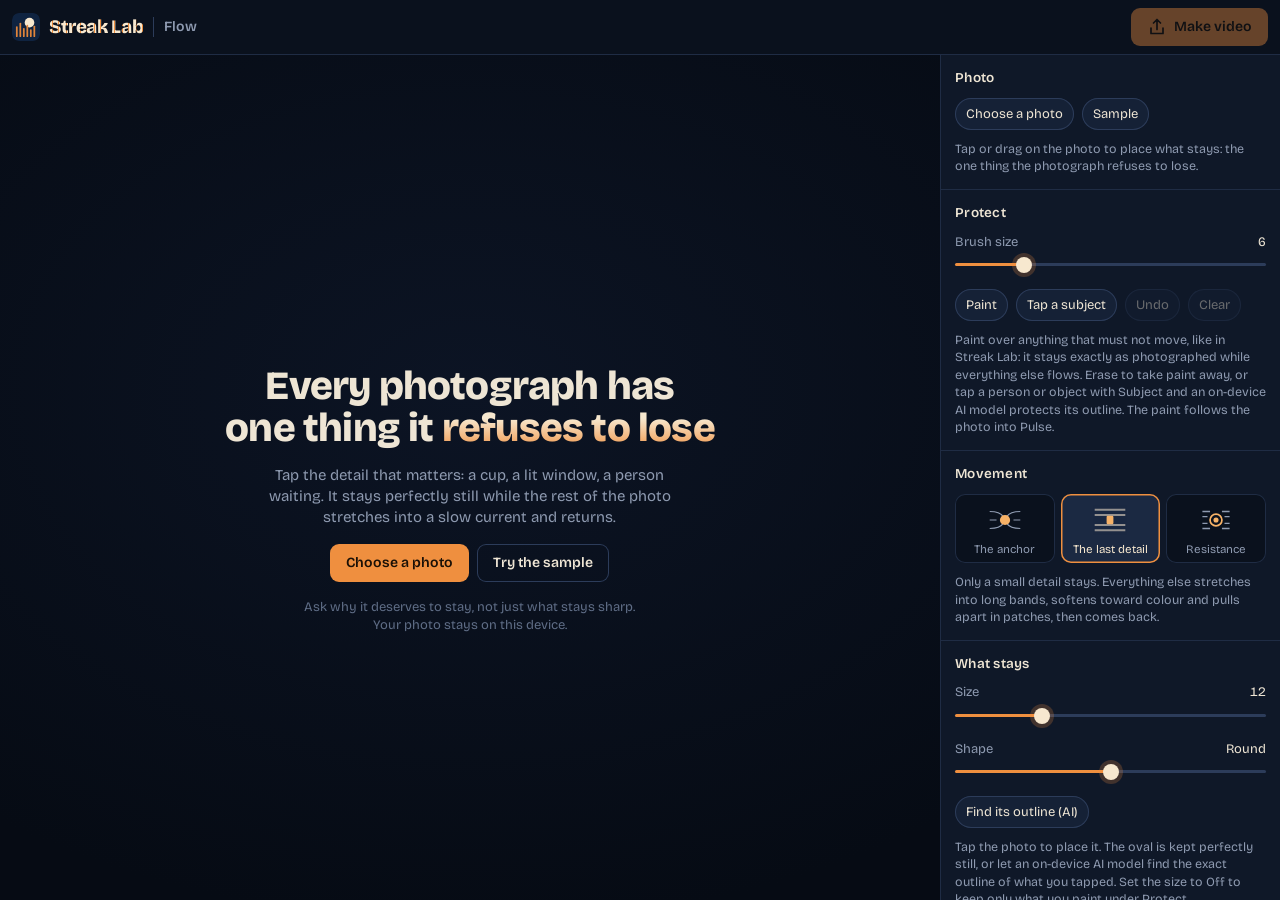
<file: flow.html>
<!doctype html>
<html lang="en">
<head>
<meta charset="utf-8">
<meta name="viewport" content="width=device-width, initial-scale=1, viewport-fit=cover">
<title>Flow · Streak Lab</title>
<meta name="description" content="The world flows around one detail: one thing stays perfectly still while the rest of the photo stretches away and returns. Make seamless video loops. Free, and your photo never leaves your device.">
<link rel="canonical" href="https://jamies.dev/streak-lab/flow.html">
<meta name="theme-color" content="#0a111d">
<link rel="icon" href="icons/favicon.svg" type="image/svg+xml">
<link rel="icon" href="icons/favicon-32.png" sizes="32x32" type="image/png">
<link rel="apple-touch-icon" href="icons/apple-touch-icon.png">
<link rel="manifest" href="manifest.webmanifest">
<meta name="apple-mobile-web-app-capable" content="yes">
<meta name="apple-mobile-web-app-title" content="Streak Lab">
<meta name="apple-mobile-web-app-status-bar-style" content="black-translucent">
<meta property="og:type" content="website">
<meta property="og:title" content="Flow · Streak Lab">
<meta property="og:description" content="The world flows around one detail: one thing stays perfectly still while the rest of the photo stretches away and returns. Make seamless video loops. Free, and your photo never leaves your device.">
<meta property="og:url" content="https://jamies.dev/streak-lab/flow.html">
<meta property="og:image" content="https://jamies.dev/streak-lab/og-image.png">
<meta name="twitter:card" content="summary_large_image">
<link rel="preconnect" href="https://fonts.googleapis.com">
<link rel="preconnect" href="https://fonts.gstatic.com" crossorigin>
<link href="https://fonts.googleapis.com/css2?family=Bricolage+Grotesque:opsz,wght@12..96,400;12..96,500;12..96,600;12..96,800&display=swap" rel="stylesheet">
<link rel="stylesheet" href="living.css">
</head>
<body data-mode="flow">
<div class="shell">
  <header class="topbar">
    <a class="brand" href="./?home" title="Back to the dashboard"><svg viewBox="0 0 64 64" aria-hidden="true"><rect width="64" height="64" rx="14" fill="#0f2340"/><circle cx="40" cy="22" r="11" fill="#f7e8cf"/><g fill="#e0843a"><rect x="9" y="30" width="4" height="25" rx="2"/><rect x="17" y="22" width="4" height="33" rx="2"/><rect x="25" y="34" width="4" height="21" rx="2"/><rect x="33" y="27" width="4" height="28" rx="2"/><rect x="41" y="37" width="4" height="18" rx="2"/><rect x="49" y="29" width="4" height="26" rx="2"/></g></svg><b>Streak Lab</b></a>
    <span class="crumb">Flow</span>
    <button class="btn" id="makeTop" disabled><svg class="i" viewBox="0 0 20 20"><path d="M10 12.5V2.5M6.5 6L10 2.5 13.5 6"/><path d="M4 11v5.5h12V11"/></svg>Make video</button>
  </header>

  <main class="stage" id="stage">
    <div class="empty" id="empty">
      <h1>Every photograph has<br>one thing it <em>refuses to lose</em></h1>
      <p>Tap the detail that matters: a cup, a lit window, a person waiting. It stays perfectly still while the rest of the photo stretches into a slow current and returns.</p>
      <div class="inline" style="justify-content:center"><button class="btn" id="pick">Choose a photo</button><button class="btn ghost" id="sample">Try the sample</button></div>
      <p style="font-size:13px;color:var(--dim)">Ask why it deserves to stay, not just what stays sharp. Your photo stays on this device.</p>
    </div>
    <div class="ptools" id="ptools" role="toolbar" aria-label="Tools" hidden>
      <button data-tool="place" aria-pressed="true" title="Detail (P)"><svg class="i" viewBox="0 0 20 20"><circle cx="10" cy="10" r="2.2"/><circle cx="10" cy="10" r="6.5" stroke-dasharray="2.5 2.5"/></svg><span>Detail</span></button>
      <button data-tool="paint" aria-pressed="false" title="Paint what must not move (B)"><svg class="i" viewBox="0 0 20 20"><path d="M13.5 3.5l3 3-8 8H5.5v-3z"/><path d="M3 17.5h14"/></svg><span>Protect</span></button>
      <button data-tool="erase" aria-pressed="false" title="Erase protect paint (E)"><svg class="i" viewBox="0 0 20 20"><path d="M8 16.5l-4.5-4.5 8-8 6 6-6.5 6.5z"/><path d="M8 16.5h9M7.5 7.5l6 6"/></svg><span>Erase</span></button>
      <button data-tool="subject" aria-pressed="false" title="Tap a person or object to protect it (S)"><svg class="i" viewBox="0 0 20 20"><circle cx="10" cy="6.5" r="3"/><path d="M4 17c.8-3.4 3.2-5 6-5s5.2 1.6 6 5"/></svg><span>Subject</span></button>
    </div>
    <div class="view" id="view" hidden><canvas id="gl" aria-label="Preview. Tap or drag to place what stays still."></canvas><canvas id="ov" aria-hidden="true"></canvas><span class="recbar" id="recbar" hidden>Recording</span></div>
    <div class="transport" id="transport" hidden>
      <button class="play" id="play" aria-label="Pause"><svg class="i" viewBox="0 0 20 20" id="playIcon"><path d="M7 4.5v11M13 4.5v11"/></svg></button>
      <input type="range" id="scrub" min="0" max="1000" value="0" aria-label="Position in the loop">
      <span class="time" id="time">0.0 / 8 s</span>
    </div>
    <p class="toast" id="status" role="status" aria-live="polite" hidden></p>
  </main>

  <aside class="panel" aria-label="Flow settings">
    <section class="sec">
      <h2>Photo</h2>
      <div class="inline"><button class="chip" id="pick2">Choose a photo</button><button class="chip" id="sample2">Sample</button></div>
      <input type="file" accept="image/*,.heic,.heif" id="file">
      <p class="hint">Tap or drag on the photo to place what stays: the one thing the photograph refuses to lose.</p>
    </section>
    <section class="sec">
      <h2>Protect</h2>
      <div class="sl"><label for="brush">Brush size</label><output></output><input type="range" id="brush" data-key="brush" min="1" max="25"></div>
      <div class="inline"><button class="chip" id="protPaint">Paint</button><button class="chip" id="protSubject">Tap a subject</button><button class="chip" id="protUndo" disabled>Undo</button><button class="chip" id="protClear" disabled>Clear</button></div>
      <p class="hint">Paint over anything that must not move, like in Streak Lab: it stays exactly as photographed while everything else flows. Erase to take paint away, or tap a person or object with Subject and an on-device AI model protects its outline. The paint follows the photo into Pulse.</p>
    </section>
    <section class="sec">
      <h2>Movement</h2>
      <div class="tiles three" data-key="style">
        <button data-v="anchor"><svg viewBox="0 0 40 40"><path d="M2 10Q14 10 18 16M2 30Q14 30 18 24M22 16Q26 10 38 10M22 24Q26 30 38 30M2 20h8M30 20h8" fill="none" stroke="currentColor" stroke-width="1.4"/><circle cx="20" cy="20" r="6" fill="#f7b267"/></svg>The anchor</button>
        <button data-v="last"><svg viewBox="0 0 40 40"><path d="M2 8h36M2 14h36M2 26h36M2 32h36" stroke="currentColor" stroke-width="2.4" opacity=".55"/><rect x="16" y="15" width="8" height="10" rx="1.5" fill="#f7b267"/></svg>The last detail</button>
        <button data-v="resist"><svg viewBox="0 0 40 40"><path d="M4 10h9M4 16h6M4 24h6M4 30h9M27 10h9M30 16h6M30 24h6M27 30h9" stroke="currentColor" stroke-width="1.6"/><circle cx="20" cy="20" r="7" fill="none" stroke="#f7b267" stroke-width="2"/><circle cx="20" cy="20" r="3" fill="#f7b267"/></svg>Resistance</button>
      </div>
      <p class="hint" id="styleHint"></p>
    </section>
    <section class="sec">
      <h2>What stays</h2>
      <div class="sl"><label for="size">Size</label><output></output><input type="range" id="size" data-key="size" min="0" max="45" data-fmt="size"></div>
      <div class="sl"><label for="shape">Shape</label><output></output><input type="range" id="shape" data-key="shape" min="-100" max="100" step="5" data-fmt="shape"></div>
      <div class="inline"><button class="chip" id="findSubj">Find its outline (AI)</button><button class="chip" id="clearSubj" hidden>Use the oval</button></div>
      <p class="hint" id="anchorHint">Tap the photo to place it. The oval is kept perfectly still, or let an on-device AI model find the exact outline of what you tapped. Set the size to Off to keep only what you paint under Protect.</p>
    </section>
    <section class="sec">
      <h2>Flow</h2>
      <div class="sl"><label for="strength">Stretch</label><output></output><input type="range" id="strength" data-key="strength" min="5" max="100"></div>
      <div class="sl"><label for="dir">Direction</label><output></output><input type="range" id="dir" data-key="dir" min="0" max="355" step="5" data-fmt="deg"></div>
      <div class="sl"><label for="halo">Distance kept</label><output></output><input type="range" id="halo" data-key="halo" min="0" max="100"></div>
      <div class="sl"><label for="soften">Softening</label><output></output><input type="range" id="soften" data-key="soften" min="0" max="100"></div>
      <p class="hint">Stretch sets how long the pixel trails get at the peak. Distance kept is how close the flow is allowed to come. Softening fades the surroundings towards colour while the detail stays sharp.</p>
    </section>
    <section class="sec">
      <h2>Personality</h2>
      <p class="personality" id="persona"></p>
      <div class="sl"><label for="variety">Unpredictability</label><output></output><input type="range" id="variety" data-key="variety" min="0" max="100"></div>
      <div class="inline"><button class="chip" id="reroll">New personality</button><span class="seed" id="seedLabel"></span></div>
      <p class="hint">Each loop gets its own personality: which areas move first, how long the trails get, where the strongest pull develops and how unevenly it returns. The subject and the main direction stay yours.</p>
    </section>
    <section class="sec">
      <h2>Look <span class="series">Shared with Pulse</span></h2>
      <div class="seg" data-key="grade" data-store="S"><button data-v="none">None</button><button data-v="muted">Muted</button><button data-v="night">Night</button><button data-v="mono">Mono</button><button data-v="faded">Faded</button></div>
      <div class="sl"><label for="grain">Grain</label><output></output><input type="range" id="grain" data-key="grain" data-store="S" min="0" max="100"></div>
      <p class="hint">Keep one restrained colour treatment across a series. The look, shape and loop length here are shared with Pulse, so a pulse version and a flow version of the same photo match.</p>
    </section>
    <section class="sec">
      <h2>Video <span class="series">Shared with Pulse</span></h2>
      <div class="row">Shape<div class="seg" data-key="aspect" data-store="S"><button data-v="45">4:5</button><button data-v="11">1:1</button><button data-v="916">9:16</button><button data-v="orig">Photo</button></div></div>
      <div class="row">Loop<div class="seg" data-key="dur" data-store="S" data-num><button data-v="6">6 s</button><button data-v="8">8 s</button><button data-v="10">10 s</button><button data-v="12">12 s</button></div></div>
      <div class="sl"><label for="zoom">Zoom</label><output></output><input type="range" id="zoom" data-key="zoom" min="100" max="250" data-fmt="pct"></div>
      <div class="sl"><label for="fx">Across</label><output></output><input type="range" id="fx" data-key="fx" min="0" max="100"></div>
      <div class="sl"><label for="fy">Down</label><output></output><input type="range" id="fy" data-key="fy" min="0" max="100"></div>
    </section>
    <section class="sec">
      <h2>Export</h2>
      <button class="btn wide" id="make" disabled>Make video</button>
      <div id="vidBox" hidden><video id="vid" playsinline muted loop controls></video><button class="btn ghost wide" id="saveVid">Save video</button></div>
      <button class="btn ghost wide" id="stillBtn" disabled>Save this frame</button>
      <button class="btn ghost wide" id="toOther" disabled>Make the Pulse version of this photo</button>
      <p class="hint">One seamless loop at 1080 wide, silent so you can add music. Keep this screen open while it records. Safari records MP4; some other browsers only record WebM.</p>
    </section>
    <section class="sec">
      <details class="ideas"><summary>Ideas to shoot</summary>
        <table><tr><th>Movement</th><th>Try it on</th><th>Theme</th></tr>
        <tr><td>The anchor</td><td>A person waiting, a motorcycle standing still, a small plant</td><td>Holding your position while everything changes</td></tr>
        <tr><td>The last detail</td><td>The window where a light was on, one cup on a table, a hand on a railing</td><td>Remembering one detail more clearly than the whole</td></tr>
        <tr><td>Resistance</td><td>A doorway in a fragmenting street, a figure whose colours stretch away</td><td>Trying not to lose something</td></tr>
        </table>
      </details>
    </section>
  </aside>
</div>
<script src="living.js"></script>
</body>
</html>
</file>
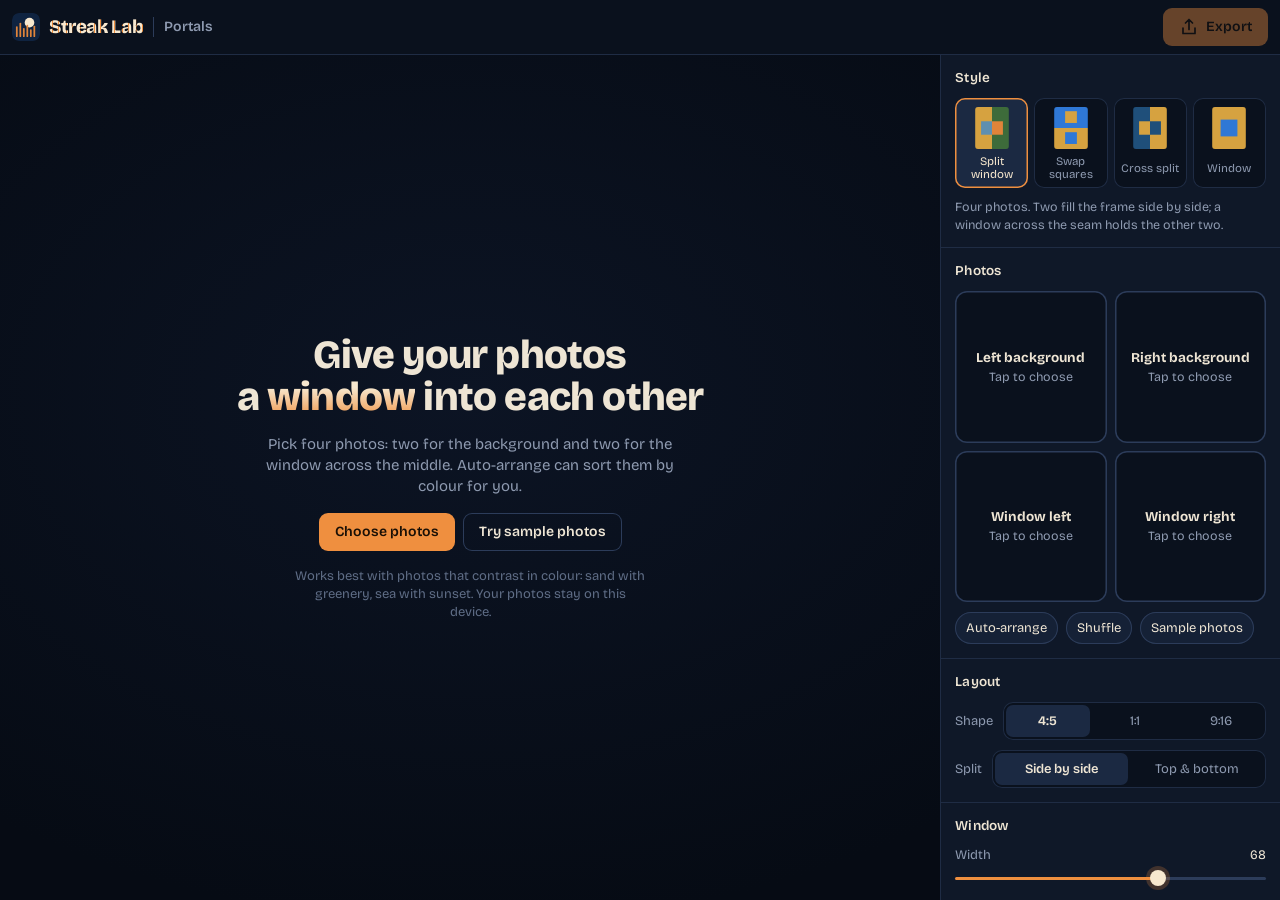
<file: portals.html>
<!doctype html>
<html lang="en">
<head>
<meta charset="utf-8">
<meta name="viewport" content="width=device-width, initial-scale=1, viewport-fit=cover">
<title>Portals · Streak Lab</title>
<meta name="description" content="Put your photos in windows on each other: a split window across two backgrounds, swapped squares, cross splits and more. Export as one image, a carousel or a Story. Free, and your photos never leave your device.">
<link rel="canonical" href="https://jamies.dev/streak-lab/portals.html">
<meta name="theme-color" content="#0a111d">
<link rel="icon" href="icons/favicon.svg" type="image/svg+xml">
<link rel="icon" href="icons/favicon-32.png" sizes="32x32" type="image/png">
<link rel="apple-touch-icon" href="icons/apple-touch-icon.png">
<link rel="manifest" href="manifest.webmanifest">
<meta name="apple-mobile-web-app-capable" content="yes">
<meta name="apple-mobile-web-app-title" content="Streak Lab">
<meta name="apple-mobile-web-app-status-bar-style" content="black-translucent">
<meta property="og:type" content="website">
<meta property="og:title" content="Portals · Streak Lab">
<meta property="og:description" content="Swap a square between two photos, so each one gets a window into the other.">
<meta property="og:url" content="https://jamies.dev/streak-lab/portals.html">
<meta property="og:image" content="https://jamies.dev/streak-lab/og-image.png">
<meta name="twitter:card" content="summary_large_image">
<link rel="preconnect" href="https://fonts.googleapis.com">
<link rel="preconnect" href="https://fonts.gstatic.com" crossorigin>
<link href="https://fonts.googleapis.com/css2?family=Bricolage+Grotesque:opsz,wght@12..96,400;12..96,500;12..96,600;12..96,800&display=swap" rel="stylesheet">
<style>
:root{--bg:#0a111d;--stage:#060b14;--panel:#0f1828;--panel2:#152136;--raise:#1b2942;--line:#1f2c44;--line2:#2c3c5a;--fg:#eee5d4;--muted:#8e9ab0;--dim:#5f6d86;
  --accent:#ef8f3f;--accent-hi:#f7b267;--accent-fg:#1a1006;--cream:#f7e8cf;--sat:env(safe-area-inset-top,0px);--sab:env(safe-area-inset-bottom,0px);color-scheme:dark}
*,*::before,*::after{box-sizing:border-box}
html,body{height:100%}
body{margin:0;background:var(--bg);color:var(--fg);font:14px/1.4 "Bricolage Grotesque",system-ui,-apple-system,"Segoe UI",sans-serif;-webkit-font-smoothing:antialiased;overflow:hidden}
button,select,input,label{font:inherit;color:inherit;-webkit-tap-highlight-color:transparent;touch-action:manipulation}
button{cursor:pointer}button:disabled{opacity:.4;cursor:not-allowed}
[hidden]{display:none!important}
:focus-visible{outline:2px solid var(--accent);outline-offset:2px}
svg.i{width:20px;height:20px;fill:none;stroke:currentColor;stroke-width:1.7;stroke-linecap:round;stroke-linejoin:round;flex:none}
input[type=file]{position:absolute;opacity:0;width:1px;height:1px;pointer-events:none}
.shell{height:100vh;height:100dvh;display:grid;grid-template-columns:minmax(0,1fr) 340px;grid-template-rows:auto minmax(0,1fr);grid-template-areas:"top top" "stage panel"}
.topbar{grid-area:top;display:flex;align-items:center;gap:10px;padding:calc(8px + var(--sat)) 12px 8px;border-bottom:1px solid var(--line)}
.brand{display:flex;align-items:center;gap:9px;color:inherit;text-decoration:none;min-width:0}
.brand svg{width:28px;height:28px;border-radius:7px;flex:none}
.brand b{font-weight:800;font-size:19px;letter-spacing:-.02em;white-space:nowrap;background:repeating-linear-gradient(90deg,var(--cream) 0 3px,var(--accent) 3px 4px,var(--cream) 4px 9px,var(--accent) 9px 10px,var(--cream) 10px 14px);-webkit-background-clip:text;background-clip:text;color:transparent}
.crumb{color:var(--muted);font-weight:600;padding-left:10px;border-left:1px solid var(--line2);margin-right:auto}
.btn{display:inline-flex;align-items:center;justify-content:center;gap:7px;border:0;background:var(--accent);color:var(--accent-fg);font-weight:600;min-height:38px;padding:8px 16px;border-radius:9px;white-space:nowrap}
.btn:hover:not(:disabled){background:var(--accent-hi)}
.btn.ghost{background:transparent;color:var(--fg);box-shadow:inset 0 0 0 1px var(--line2)}
.btn.ghost:hover:not(:disabled){background:var(--raise)}
.btn.wide{width:100%}
.chip{display:inline-flex;align-items:center;gap:6px;border:0;box-shadow:inset 0 0 0 1px var(--line2);background:var(--panel2);font-size:13px;min-height:32px;padding:5px 11px;border-radius:999px}
.chip:hover:not(:disabled){box-shadow:inset 0 0 0 1px var(--accent)}
.stage{grid-area:stage;position:relative;display:grid;place-items:center;overflow:hidden;background:radial-gradient(120% 90% at 50% 40%,#0c1424 0%,var(--stage) 70%);touch-action:none;user-select:none;-webkit-user-select:none}
#out{display:block;box-shadow:0 18px 60px rgba(0,0,0,.55);border-radius:4px;cursor:grab;touch-action:none}
#out.moving{cursor:grabbing}
.empty{display:grid;gap:16px;justify-items:center;text-align:center;padding:24px;max-width:560px}
.empty h1{margin:0;font-size:clamp(26px,5vw,40px);line-height:1.05;font-weight:800;letter-spacing:-.02em}
.empty h1 em{font-style:normal;background:linear-gradient(180deg,var(--cream) 30%,var(--accent) 100%);-webkit-background-clip:text;background-clip:text;color:transparent}
.empty p{margin:0;color:var(--muted);font-size:15px;max-width:44ch}
.stage:has(.empty:not([hidden])){overflow:auto;place-items:start center;touch-action:pan-y;overscroll-behavior:contain}.stage>.empty{margin:auto}
.toast{position:absolute;left:50%;transform:translateX(-50%);bottom:18px;max-width:calc(100% - 24px);width:max-content;background:rgba(21,33,54,.96);box-shadow:inset 0 0 0 1px var(--line2);border-radius:10px;padding:9px 14px;font-size:13.5px;margin:0;pointer-events:none}
.panel{grid-area:panel;border-left:1px solid var(--line);background:var(--panel);overflow:auto;overscroll-behavior:contain}
.sec{padding:14px;display:grid;gap:10px;border-bottom:1px solid var(--line)}
.sec h2{margin:0;font-size:13.5px;font-weight:600;letter-spacing:.02em}
.hint{margin:0;color:var(--muted);font-size:12.5px}
.slots{display:grid;grid-template-columns:1fr 1fr;gap:8px}
.slot{position:relative;display:grid;place-items:center;aspect-ratio:1;border-radius:12px;background:var(--bg) center/cover no-repeat;box-shadow:inset 0 0 0 1.5px var(--line2);cursor:pointer;overflow:hidden;font-size:12.5px;color:var(--muted);text-align:center;padding:8px}
.slot.has{box-shadow:inset 0 0 0 1.5px var(--line2)}
.slot.has span{position:absolute;left:6px;bottom:6px;background:rgba(10,17,29,.82);color:var(--fg);border-radius:6px;padding:2px 7px;font-size:11.5px}
.slot:hover{box-shadow:inset 0 0 0 2px var(--accent)}
.slot b{display:block;color:var(--fg);font-size:13.5px}
.tiles svg{display:block;border-radius:3px}
.inline{display:flex;gap:8px;flex-wrap:wrap;align-items:center}
.tiles{display:grid;grid-template-columns:repeat(4,1fr);gap:6px}
.tiles button{display:grid;justify-items:center;gap:6px;border:0;border-radius:10px;background:var(--bg);box-shadow:inset 0 0 0 1px var(--line);padding:9px 4px 7px;font-size:11.5px;color:var(--muted);line-height:1.15}
.tiles button[aria-pressed="true"]{color:var(--cream);box-shadow:inset 0 0 0 1.5px var(--accent);background:var(--raise)}
.tiles i{display:grid;gap:2px;width:22px;height:28px}
.tiles i b{display:block;border:1.5px solid currentColor;border-radius:2px}
.seg{display:flex;background:var(--bg);border-radius:10px;padding:3px;gap:3px;box-shadow:inset 0 0 0 1px var(--line)}
.seg button{flex:1;border:0;background:transparent;color:var(--muted);font-size:13px;min-height:32px;padding:5px 8px;border-radius:7px}
.seg button[aria-pressed="true"]{background:var(--raise);color:var(--fg);font-weight:600}
.sl{display:grid;grid-template-columns:minmax(0,1fr) auto;align-items:center;gap:0 8px}
.sl label{color:var(--muted);font-size:13px}
.sl output{font-size:13px;font-variant-numeric:tabular-nums;min-width:34px;text-align:right}
.sl input{grid-column:1/-1}
input[type=range]{-webkit-appearance:none;appearance:none;width:100%;height:28px;margin:0;background:transparent;--p:50%;cursor:pointer}
input[type=range]::-webkit-slider-runnable-track{height:3px;border-radius:3px;background:linear-gradient(90deg,var(--accent) var(--p),var(--line2) var(--p))}
input[type=range]::-webkit-slider-thumb{-webkit-appearance:none;width:16px;height:16px;margin-top:-6.5px;border-radius:50%;background:var(--cream);border:0;box-shadow:0 0 0 4px rgba(239,143,63,.22)}
input[type=range]::-moz-range-track{height:3px;background:var(--line2)}
input[type=range]::-moz-range-progress{height:3px;background:var(--accent)}
input[type=range]::-moz-range-thumb{width:16px;height:16px;border-radius:50%;background:var(--cream);border:0}
@media (pointer:coarse){input[type=range]{height:34px}input[type=range]::-webkit-slider-thumb{width:24px;height:24px;margin-top:-10.5px}}
.check{display:flex;gap:9px;align-items:center;font-size:13.5px}
.check input{width:18px;height:18px;margin:0;accent-color:var(--accent)}
input[type=color]{-webkit-appearance:none;appearance:none;width:34px;height:34px;border:0;border-radius:50%;padding:0;background:none;box-shadow:0 0 0 2px var(--line2);cursor:pointer}
input[type=color]::-webkit-color-swatch-wrapper{padding:0}input[type=color]::-webkit-color-swatch{border:0;border-radius:50%}
.row{display:flex;align-items:center;gap:10px;font-size:13px;color:var(--muted)}
.row .seg{flex:1}
@media (max-width:899px) and (orientation:portrait),(max-width:599px){
  .shell{grid-template-columns:minmax(0,1fr);grid-template-rows:auto minmax(0,1fr) auto;grid-template-areas:"top" "stage" "panel"}
  .panel{border-left:0;border-top:1px solid var(--line);height:min(44dvh,420px);padding-bottom:var(--sab)}
  .brand b{display:none}
  .toast{bottom:10px}
}
</style>
</head>
<body>
<div class="shell">
  <header class="topbar">
    <a class="brand" href="./?home" title="Back to the dashboard"><svg viewBox="0 0 64 64" aria-hidden="true"><rect width="64" height="64" rx="14" fill="#0f2340"/><circle cx="40" cy="22" r="11" fill="#f7e8cf"/><g fill="#e0843a"><rect x="9" y="30" width="4" height="25" rx="2"/><rect x="17" y="22" width="4" height="33" rx="2"/><rect x="25" y="34" width="4" height="21" rx="2"/><rect x="33" y="27" width="4" height="28" rx="2"/><rect x="41" y="37" width="4" height="18" rx="2"/><rect x="49" y="29" width="4" height="26" rx="2"/></g></svg><b>Streak Lab</b></a>
    <span class="crumb">Portals</span>
    <button class="btn" id="saveTop" disabled><svg class="i" viewBox="0 0 20 20"><path d="M10 12.5V2.5M6.5 6L10 2.5 13.5 6"/><path d="M4 11v5.5h12V11"/></svg>Export</button>
  </header>

  <main class="stage" id="stage">
    <div class="empty" id="empty">
      <h1>Give your photos<br>a <em>window</em> into each other</h1>
      <p id="emptyText"></p>
      <div class="inline" style="justify-content:center"><button class="btn" id="pickBoth">Choose photos</button><button class="btn ghost" id="sample">Try sample photos</button></div>
      <p style="font-size:13px;color:var(--dim)">Works best with photos that contrast in colour: sand with greenery, sea with sunset. Your photos stay on this device.</p>
    </div>
    <canvas id="out" hidden aria-label="Preview. Drag a part to reframe it, or drag a window to move it."></canvas>
    <p class="toast" id="status" role="status" aria-live="polite" hidden></p>
  </main>

  <aside class="panel" aria-label="Portals settings">
    <section class="sec">
      <h2>Style</h2>
      <div class="tiles" id="styleSeg">
        <button data-style="split4" aria-pressed="false"><svg viewBox="0 0 40 50" width="34" height="42"><rect width="20" height="50" fill="#d6a240"/><rect x="20" width="20" height="50" fill="#3d6b3a"/><rect x="7" y="17" width="13" height="16" fill="#5f8fb0"/><rect x="20" y="17" width="13" height="16" fill="#e0843a"/></svg>Split window</button>
        <button data-style="swap" aria-pressed="true"><svg viewBox="0 0 40 50" width="34" height="42"><rect width="40" height="25" fill="#2f78d6"/><rect y="25" width="40" height="25" fill="#d6a240"/><rect x="13" y="5" width="14" height="14" fill="#d6a240"/><rect x="13" y="30" width="14" height="14" fill="#2f78d6"/></svg>Swap squares</button>
        <button data-style="cross2" aria-pressed="false"><svg viewBox="0 0 40 50" width="34" height="42"><rect width="20" height="50" fill="#1f4f7a"/><rect x="20" width="20" height="50" fill="#d6a240"/><rect x="7" y="17" width="13" height="16" fill="#d6a240"/><rect x="20" y="17" width="13" height="16" fill="#1f4f7a"/></svg>Cross split</button>
        <button data-style="pip" aria-pressed="false"><svg viewBox="0 0 40 50" width="34" height="42"><rect width="40" height="50" fill="#d6a240"/><rect x="10" y="15" width="20" height="20" fill="#2f78d6"/></svg>Window</button>
      </div>
      <p class="hint" id="styleHint"></p>
    </section>
    <section class="sec">
      <h2>Photos</h2>
      <div class="slots" id="slots"></div>
      <div class="inline"><button class="chip" id="autoArr" title="Put contrasting colours together">Auto-arrange</button><button class="chip" id="shuffle">Shuffle</button><button class="chip" id="sample2">Sample photos</button></div>
      <input type="file" accept="image/*,.heic,.heif" multiple id="fileBoth">
    </section>
    <section class="sec" id="secLayout">
      <h2>Layout</h2>
      <div class="tiles" id="layoutSeg">
        <button data-layout="stack" aria-pressed="true"><i><b style="height:12px"></b><b style="height:12px"></b></i>Stacked 4:5</button>
        <button data-layout="side" aria-pressed="false"><i style="grid-template-columns:1fr 1fr;height:28px"><b></b><b></b></i>Side by side</button>
        <button data-layout="story" aria-pressed="false"><i style="width:16px;height:30px"><b></b><b></b></i>Story 9:16</button>
        <button data-layout="carousel" aria-pressed="false"><i style="grid-template-columns:1fr 1fr;width:30px;height:20px"><b></b><b></b></i>Carousel</button>
      </div>
      <p class="hint" id="layoutHint"></p>
    </section>
    <section class="sec" id="secCanvas">
      <h2>Layout</h2>
      <div class="row">Shape<div class="seg" id="aspectSeg"><button data-aspect="45" aria-pressed="true">4:5</button><button data-aspect="11" aria-pressed="false">1:1</button><button data-aspect="916" aria-pressed="false">9:16</button></div></div>
      <div class="row" id="dirRow">Split<div class="seg" id="dirSeg"><button data-dir="v" aria-pressed="true">Side by side</button><button data-dir="h" aria-pressed="false">Top &amp; bottom</button></div></div>
    </section>
    <section class="sec">
      <h2>Window</h2>
      <div class="sl swapOnly"><label for="size">Size</label><output></output><input type="range" id="size" min="12" max="80" value="40"></div>
      <div class="sl otherOnly"><label for="ww">Width</label><output></output><input type="range" id="ww" min="15" max="95" value="68"></div>
      <div class="sl otherOnly"><label for="wh">Height</label><output></output><input type="range" id="wh" min="10" max="90" value="36"></div>
      <div class="sl otherOnly" id="wxRow"><label for="wx">Across</label><output></output><input type="range" id="wx" min="0" max="100" value="50"></div>
      <div class="sl otherOnly" id="wyRow"><label for="wy">Position</label><output></output><input type="range" id="wy" min="0" max="100" value="50"></div>
      <div class="row">Shape<div class="seg" id="shapeSeg"><button data-shape="square" aria-pressed="true">Square</button><button data-shape="round" aria-pressed="false">Rounded</button><button data-shape="circle" aria-pressed="false" class="swapOnly">Circle</button></div></div>
      <div class="row">Border<div class="seg" id="borderSeg"><button data-border="0" aria-pressed="true">None</button><button data-border="1" aria-pressed="false">Thin</button><button data-border="2" aria-pressed="false">Thick</button></div><input type="color" id="bcol" value="#ffffff" aria-label="Border colour"></div>
      <label class="check"><input type="checkbox" id="shadow"> Soft shadow</label>
      <label class="check swapOnly"><input type="checkbox" id="linked" checked> Same spot in both photos</label>
      <p class="hint" id="windowHint"></p>
    </section>
    <section class="sec">
      <h2>Framing</h2>
      <div class="swapOnly" style="display:grid;gap:10px">
        <div class="sl"><label for="zoomA">Zoom photo 1</label><output></output><input type="range" id="zoomA" min="100" max="300" value="100" data-suffix="%"></div>
        <div class="sl"><label for="zoomB">Zoom photo 2</label><output></output><input type="range" id="zoomB" min="100" max="300" value="100" data-suffix="%"></div>
        <div class="sl"><label for="gap">Gap between photos</label><output></output><input type="range" id="gap" min="0" max="60" value="0"></div>
        <div class="row">Gap colour<input type="color" id="gcol" value="#0a111d" aria-label="Gap colour"></div>
      </div>
      <div class="otherOnly" style="display:grid;gap:10px">
        <div class="sl"><label for="zoomSel" id="zoomSelLabel">Zoom</label><output></output><input type="range" id="zoomSel" min="100" max="300" value="100" data-suffix="%"></div>
      </div>
      <div class="inline"><button class="chip" id="resetFrame">Reset framing</button></div>
      <p class="hint" id="frameHint"></p>
    </section>
    <section class="sec">
      <h2>Export</h2>
      <div class="row">Size<div class="seg" id="resSeg"><button data-res="1" aria-pressed="true">1080 wide</button><button data-res="2" aria-pressed="false">2160 wide</button></div></div>
      <button class="btn wide" id="saveBtn" disabled>Save</button>
      <button class="btn ghost wide" id="toLab" disabled>Edit the result in Streak Lab</button>
      <p class="hint">Saving uses your share sheet where it can, so you can send it straight to Photos or Instagram. For a carousel like the ones you see, make several and post them together.</p>
    </section>
  </aside>
</div>

<script>
(function(){
const $=id=>document.getElementById(id), TAU=Math.PI*2;
// ---------- state
const P={style:'split4',layout:'stack',size:40,shape:'square',border:0,bcol:'#ffffff',shadow:false,linked:true,gap:0,gcol:'#0a111d',res:1,
  A:{zoom:1,px:0,py:0,sq:{x:.5,y:.5}},B:{zoom:1,px:0,py:0,sq:{x:.5,y:.5}},
  aspect:'45',dir:'v',ww:68,wh:36,wx:50,wy:50,frame:{}};
const imgs=[null,null,null,null], blobs=[null,null,null,null], names=['','','',''];
let sel=null, selShow=false, selT=0; // the selected part (split styles), for the zoom slider; outlined briefly when picked
const STYLE={
  swap:{n:2,labels:['Photo 1','Photo 2'],hint:'Two photos. The same square is cut out of both and swapped.',empty:'Pick two photos. Portals cuts the same square out of both and swaps them, so each one shows a piece of the other.'},
  split4:{n:4,labels:['Left background','Right background','Window left','Window right'],labelsH:['Top background','Bottom background','Window top','Window bottom'],
    hint:'Four photos. Two fill the frame side by side; a window across the seam holds the other two.',empty:'Pick four photos: two for the background and two for the window across the middle. Auto-arrange can sort them by colour for you.'},
  cross2:{n:2,labels:['Photo 1','Photo 2'],hint:'Two photos side by side, with a window across the seam that shows each one on the other’s side.',empty:'Pick two photos. They sit side by side, and a window across the seam shows each one on the other’s side.'},
  pip:{n:2,labels:['Background','Window'],hint:'One photo inside a window on another.',empty:'Pick two photos: one fills the frame, the other sits in a window on top.'}};
const LAYOUT_HINT={stack:'One 1080 × 1350 post: photo 1 on top, photo 2 below.',side:'One 1080 × 1350 post: photo 1 on the left, photo 2 on the right.',
  story:'One 1080 × 1920 Story or Reel cover: photo 1 on top, photo 2 below.',carousel:'Two 1080 × 1350 slides, one for each photo. Swipe between them to see the swap.'};
const ready=()=>imgs.slice(0,STYLE[P.style].n).every(Boolean);

// ---------- helpers
let toastT=0;const status=t=>{const el=$('status');el.textContent=t;el.hidden=!t;clearTimeout(toastT);if(t)toastT=setTimeout(()=>el.hidden=true,4500)};
const setSeg=(id,attr,v)=>document.querySelectorAll('#'+id+' button').forEach(b=>b.setAttribute('aria-pressed',b.dataset[attr]===String(v)));
const syncOut=id=>{const el=$(id),o=el.parentNode.querySelector('output');if(o)o.textContent=el.value+(el.dataset.suffix||'');el.style.setProperty('--p',((el.value-el.min)/(el.max-el.min)*100)+'%')};
const loadImg=b=>new Promise((res,rej)=>{const i=new Image();i.onload=()=>res(i);i.onerror=rej;i.src=URL.createObjectURL(b)});
const isHeic=f=>/hei[cf]/i.test(f.type||'')||/\.(heic|heif)$/i.test(f.name||'');
let heicP=null;
function convertHeic(f){if(!heicP)heicP=new Promise((res,rej)=>{if(window.heic2any)return res(window.heic2any);const s=document.createElement('script');s.src='https://cdn.jsdelivr.net/npm/heic2any@0.0.4/dist/heic2any.min.js';s.onload=()=>res(window.heic2any);s.onerror=()=>{heicP=null;rej(new Error('the HEIC converter couldn’t load'))};document.head.appendChild(s)});
  return heicP.then(h=>h({blob:f,toType:'image/jpeg',quality:.95})).then(b=>new File([Array.isArray(b)?b[0]:b],(f.name||'photo').replace(/\.(heic|heif)$/i,'')+'.jpg',{type:'image/jpeg'}))}
async function readPhoto(f){try{return{img:await loadImg(f),blob:f}}catch(e){if(isHeic(f)){status('Converting the HEIC photo…');const j=await convertHeic(f);return{img:await loadImg(j),blob:j}}throw new Error('that file couldn’t be opened')}}
const idb=(()=>{let dbp=null;const open=()=>dbp||(dbp=new Promise((res,rej)=>{const r=indexedDB.open('streaklab',2);
    r.onupgradeneeded=()=>{const db=r.result;if(!db.objectStoreNames.contains('kv'))db.createObjectStore('kv');if(!db.objectStoreNames.contains('photos'))db.createObjectStore('photos',{keyPath:'id'})};r.onsuccess=()=>res(r.result);r.onerror=()=>rej(r.error)}));
  const run=(n,m,fn)=>open().then(db=>new Promise((res,rej)=>{const t=db.transaction(n,m),r=fn(t.objectStore(n));t.oncomplete=()=>res(r&&r.result);t.onerror=t.onabort=()=>rej(t.error)}));
  return{get:k=>run('kv','readonly',s=>s.get(k)),set:(k,v)=>run('kv','readwrite',s=>s.put(v,k)),put:r=>run('photos','readwrite',s=>s.put(r))}})();
let saveT=0;function persist(){clearTimeout(saveT);saveT=setTimeout(()=>{idb.set('portals',{v:2,blobs,names,P}).catch(()=>{})},400)}
async function saveFiles(list){
  const files=list.map(f=>new File([f.blob],f.name,{type:f.blob.type}));
  if(navigator.canShare&&navigator.canShare({files})){try{await navigator.share({files});return}catch(e){if(e.name==='AbortError')return}}
  for(const f of list){const a=document.createElement('a');a.href=URL.createObjectURL(f.blob);a.download=f.name;document.body.appendChild(a);a.click();a.remove();setTimeout(()=>URL.revokeObjectURL(a.href),60000);await new Promise(r=>setTimeout(r,400))}}
function drawPhoto(x,img,st,w,h){const s=Math.max(w/img.naturalWidth,h/img.naturalHeight)*st.zoom,dw=img.naturalWidth*s,dh=img.naturalHeight*s,ox=dw-w,oy=dh-h;
  x.drawImage(img,-ox/2-st.px*ox/2,-oy/2-st.py*oy/2,dw,dh)}
function roundPath(x,r,rad){x.beginPath();if(rad&&x.roundRect)x.roundRect(r.x,r.y,r.w,r.h,rad);else x.rect(r.x,r.y,r.w,r.h)}

// ---------- swap squares (two photos, each gets the other's square)
const imgA=()=>imgs[0], imgB=()=>imgs[1];
function swapFrames(k){const g=Math.round(P.gap*k);
  if(P.layout==='carousel')return[{w:1080*k,h:1350*k,f:[{who:'A',x:0,y:0,w:1080*k,h:1350*k}]},{w:1080*k,h:1350*k,f:[{who:'B',x:0,y:0,w:1080*k,h:1350*k}]}];
  if(P.layout==='side'){const W=1080*k,H=1350*k,h2=(W-g)/2;return[{w:W,h:H,f:[{who:'A',x:0,y:0,w:h2,h:H},{who:'B',x:h2+g,y:0,w:h2,h:H}]}]}
  const W=1080*k,H=(P.layout==='story'?1920:1350)*k,h2=(H-g)/2;return[{w:W,h:H,f:[{who:'A',x:0,y:0,w:W,h:h2},{who:'B',x:0,y:h2+g,w:W,h:h2}]}]}
function sqRect(who,w,h){const s=(P.linked?P.A:P[who]).sq,side=P.size/100*Math.min(w,h),cx=Math.min(Math.max(s.x*w,side/2),w-side/2),cy=Math.min(Math.max(s.y*h,side/2),h-side/2);return{x:cx-side/2,y:cy-side/2,s:side}}
function photoCanvas(who,w,h){const c=document.createElement('canvas');c.width=Math.round(w);c.height=Math.round(h);const x=c.getContext('2d');x.imageSmoothingQuality='high';drawPhoto(x,who==='A'?imgA():imgB(),P[who],c.width,c.height);return c}
function shapePath(x,r){x.beginPath();if(P.shape==='circle')x.arc(r.x+r.s/2,r.y+r.s/2,r.s/2,0,TAU);else if(P.shape==='round'&&x.roundRect)x.roundRect(r.x,r.y,r.s,r.s,r.s*.12);else x.rect(r.x,r.y,r.s,r.s)}
function swapFrameCanvas(who,w,h){
  const other=who==='A'?'B':'A', base=photoCanvas(who,w,h), oth=photoCanvas(other,w,h), x=base.getContext('2d'), r=sqRect(who,w,h), ro=sqRect(other,w,h), m=Math.min(w,h);
  if(P.shadow){x.save();x.shadowColor='rgba(0,0,0,.45)';x.shadowBlur=m*.04;x.shadowOffsetY=m*.012;shapePath(x,r);x.fillStyle='#000';x.fill();x.restore()}
  x.save();shapePath(x,r);x.clip();x.drawImage(oth,ro.x,ro.y,ro.s,ro.s,r.x,r.y,r.s,r.s);x.restore();
  if(P.border){x.save();x.lineWidth=m*(P.border===1?.006:.016);x.strokeStyle=P.bcol;shapePath(x,{x:r.x+x.lineWidth/2,y:r.y+x.lineWidth/2,s:r.s-x.lineWidth});x.stroke();x.restore()}
  return base}

// ---------- split window, cross split and window (one composed image built from parts)
const ASPECT={'45':[1080,1350],'11':[1080,1080],'916':[1080,1920]};
function parts(k){ // every part: where it sits, which photo it shows, and its own framing key
  const [W0,H0]=ASPECT[P.aspect], W=W0*k, H=H0*k, ww=P.ww/100*W, wh=P.wh/100*H, out=[];
  if(P.style==='pip'){const cx=P.wx/100*W,cy=P.wy/100*H,x=Math.min(Math.max(0,cx-ww/2),W-ww),y=Math.min(Math.max(0,cy-wh/2),H-wh);
    out.push({id:'bg',slot:0,x:0,y:0,w:W,h:H},{id:'in',slot:1,x,y,w:ww,h:wh,win:true});return{W,H,parts:out,win:{x,y,w:ww,h:wh}}}
  const map=P.style==='split4'?[0,1,2,3]:[0,1,1,0];
  if(P.dir==='v'){const cy=Math.min(Math.max(wh/2,P.wy/100*H),H-wh/2),y=cy-wh/2,x=W/2-ww/2;
    out.push({id:'bgA',slot:map[0],x:0,y:0,w:W/2,h:H},{id:'bgB',slot:map[1],x:W/2,y:0,w:W/2,h:H},{id:'inA',slot:map[2],x,y,w:ww/2,h:wh,win:true},{id:'inB',slot:map[3],x:W/2,y,w:ww/2,h:wh,win:true});return{W,H,parts:out,win:{x,y,w:ww,h:wh}}}
  const cx=Math.min(Math.max(ww/2,P.wx/100*W),W-ww/2),x=cx-ww/2,y=H/2-wh/2;
  out.push({id:'bgA',slot:map[0],x:0,y:0,w:W,h:H/2},{id:'bgB',slot:map[1],x:0,y:H/2,w:W,h:H/2},{id:'inA',slot:map[2],x,y,w:ww,h:wh/2,win:true},{id:'inB',slot:map[3],x,y:H/2,w:ww,h:wh/2,win:true});return{W,H,parts:out,win:{x,y,w:ww,h:wh}}}
const fkey=pt=>P.style+':'+pt.id;
const frameOf=pt=>P.frame[fkey(pt)]||(P.frame[fkey(pt)]={zoom:1,px:0,py:0});
function composeCanvas(k){const L=parts(k),c=document.createElement('canvas');c.width=Math.round(L.W);c.height=Math.round(L.H);const x=c.getContext('2d');x.imageSmoothingQuality='high';
  const m=Math.min(L.win.w,L.win.h), rad=P.shape==='round'?m*.08:0;
  const drawPart=pt=>{x.save();x.beginPath();x.rect(pt.x,pt.y,pt.w,pt.h);x.clip();x.translate(pt.x,pt.y);drawPhoto(x,imgs[pt.slot],frameOf(pt),pt.w,pt.h);x.restore()};
  L.parts.filter(p=>!p.win).forEach(drawPart);
  if(P.shadow){x.save();x.shadowColor='rgba(0,0,0,.5)';x.shadowBlur=m*.08;x.shadowOffsetY=m*.02;roundPath(x,L.win,rad);x.fillStyle='#000';x.fill();x.restore()}
  x.save();roundPath(x,L.win,rad);x.clip();L.parts.filter(p=>p.win).forEach(drawPart);x.restore();
  if(P.border){const lw=Math.min(L.W,L.H)*(P.border===1?.005:.013);x.save();x.lineWidth=lw;x.strokeStyle=P.bcol;roundPath(x,{x:L.win.x+lw/2,y:L.win.y+lw/2,w:L.win.w-lw,h:L.win.h-lw},rad);x.stroke();x.restore()}
  return{c,L}}

function renderSlides(k){
  if(P.style==='swap')return swapFrames(k).map(sl=>{const c=document.createElement('canvas');c.width=Math.round(sl.w);c.height=Math.round(sl.h);const x=c.getContext('2d');
    x.fillStyle=P.gcol;x.fillRect(0,0,c.width,c.height);for(const f of sl.f)x.drawImage(swapFrameCanvas(f.who,f.w,f.h),Math.round(f.x),Math.round(f.y));return c});
  return[composeCanvas(k).c]}

// ---------- preview and fitting
const out=$('out'), ox=out.getContext('2d'); let hitInfo=null, raf=0;
function draw(){cancelAnimationFrame(raf);raf=requestAnimationFrame(()=>{
  const ok=ready(); $('empty').hidden=ok; out.hidden=!ok; ['saveTop','saveBtn','toLab'].forEach(k=>$(k).disabled=!ok); if(!ok)return;
  const sc=.5;
  if(P.style==='swap'){const slides=renderSlides(sc),gap=P.layout==='carousel'?24:0,W=slides.reduce((a,c)=>a+c.width,0)+gap*(slides.length-1),H=slides[0].height;
    out.width=W;out.height=H;ox.fillStyle='#060b14';ox.fillRect(0,0,W,H);let xo=0;hitInfo={swap:[]};const F=swapFrames(sc);
    slides.forEach((c,i)=>{ox.drawImage(c,xo,0);for(const f of F[i].f)hitInfo.swap.push({...f,x:f.x+xo});xo+=c.width+gap})}
  else{const {c,L}=composeCanvas(sc);out.width=c.width;out.height=c.height;ox.drawImage(c,0,0);hitInfo={parts:L.parts};
    if(sel&&selShow){const pt=L.parts.find(p=>p.id===sel);if(pt){ox.save();ox.strokeStyle='rgba(239,143,63,.95)';ox.setLineDash([8,6]);ox.lineWidth=2;ox.strokeRect(pt.x+1,pt.y+1,pt.w-2,pt.h-2);ox.restore()}}}
  fit()})}
function fit(){if(out.hidden)return;const st=$('stage'),pad=phone()?16:56,s=Math.min((st.clientWidth-pad)/out.width,(st.clientHeight-pad)/out.height);out.style.width=out.width*s+'px';out.style.height=out.height*s+'px'}
const phone=()=>matchMedia('(max-width:899px) and (orientation:portrait),(max-width:599px)').matches;
addEventListener('resize',fit);

// ---------- dragging: move a swap window, or reframe whatever part you grab
let drag=null;
function hit(e){const r=out.getBoundingClientRect(),X=(e.clientX-r.left)/r.width*out.width,Y=(e.clientY-r.top)/r.height*out.height;
  if(!hitInfo)return null;
  if(hitInfo.swap){for(const f of hitInfo.swap)if(X>=f.x&&X<=f.x+f.w&&Y>=f.y&&Y<=f.y+f.h){const q=sqRect(f.who,f.w,f.h),lx=X-f.x,ly=Y-f.y;return{swap:f,inSq:lx>=q.x&&lx<=q.x+q.s&&ly>=q.y&&ly<=q.y+q.s}}return null}
  const ps=hitInfo.parts;for(let i=ps.length-1;i>=0;i--){const p=ps[i];if(X>=p.x&&X<=p.x+p.w&&Y>=p.y&&Y<=p.y+p.h)return{part:p}}return null}
out.addEventListener('pointerdown',e=>{const h=hit(e);if(!h)return;out.setPointerCapture(e.pointerId);out.classList.add('moving');
  if(h.swap){const st=P[h.swap.who],sq=(P.linked?P.A:st).sq;drag={h,sx:e.clientX,sy:e.clientY,sq0:{...sq},px0:st.px,py0:st.py}}
  else{sel=h.part.id;selShow=true;clearTimeout(selT);const fr=frameOf(h.part);drag={h,sx:e.clientX,sy:e.clientY,px0:fr.px,py0:fr.py};syncZoomSel();draw()}});
out.addEventListener('pointermove',e=>{if(!drag)return;const r=out.getBoundingClientRect(),k=out.width/r.width,dx=(e.clientX-drag.sx)*k,dy=(e.clientY-drag.sy)*k;
  if(drag.h.swap){const f=drag.h.swap,st=P[f.who];
    if(drag.h.inSq){const sq=(P.linked?P.A:st).sq;sq.x=Math.min(1,Math.max(0,drag.sq0.x+dx/f.w));sq.y=Math.min(1,Math.max(0,drag.sq0.y+dy/f.h))}
    else pan(f.who==='A'?imgA():imgB(),st,f.w,f.h,dx,dy,drag)}
  else{const p=drag.h.part;pan(imgs[p.slot],frameOf(p),p.w,p.h,dx,dy,drag)}
  draw()});
function pan(img,st,w,h,dx,dy,d){const s=Math.max(w/img.naturalWidth,h/img.naturalHeight)*st.zoom,ovx=img.naturalWidth*s-w,ovy=img.naturalHeight*s-h;
  st.px=ovx>0?Math.min(1,Math.max(-1,d.px0-dx/(ovx/2))):0;st.py=ovy>0?Math.min(1,Math.max(-1,d.py0-dy/(ovy/2))):0}
['pointerup','pointercancel'].forEach(t=>out.addEventListener(t,()=>{if(drag){drag=null;out.classList.remove('moving');persist();clearTimeout(selT);selT=setTimeout(()=>{selShow=false;draw()},1200)}}));
out.addEventListener('wheel',e=>{const h=hit(e);if(!h)return;e.preventDefault();const st=h.swap?P[h.swap.who]:frameOf(h.part);if(h.part)sel=h.part.id;
  st.zoom=Math.min(3,Math.max(1,st.zoom*Math.exp(-e.deltaY*.002)));syncUI();draw();persist()},{passive:false});

// ---------- controls
function partLabel(id){const S=STYLE[P.style],lab=(P.dir==='h'&&S.labelsH)?S.labelsH:S.labels;
  const L=parts(1).parts.find(p=>p.id===id);if(!L)return'';const base={bgA:P.dir==='h'?'top':'left',bgB:P.dir==='h'?'bottom':'right',inA:P.dir==='h'?'window top':'window left',inB:P.dir==='h'?'window bottom':'window right',bg:'background',in:'window'}[id];
  return `${base[0].toUpperCase()+base.slice(1)} (${lab[L.slot]||'photo '+(L.slot+1)})`}
function syncZoomSel(){if(P.style==='swap')return;const ps=parts(1).parts;if(!sel||!ps.find(p=>p.id===sel))sel=ps.find(p=>p.win).id;
  const fr=frameOf(ps.find(p=>p.id===sel));$('zoomSel').value=Math.round(fr.zoom*100);syncOut('zoomSel');$('zoomSelLabel').textContent='Zoom: '+partLabel(sel).replace(/ \(.*/,'')}
function syncUI(){
  setSeg('styleSeg','style',P.style);setSeg('layoutSeg','layout',P.layout);setSeg('shapeSeg','shape',P.shape);setSeg('borderSeg','border',P.border);setSeg('resSeg','res',P.res);setSeg('aspectSeg','aspect',P.aspect);setSeg('dirSeg','dir',P.dir);
  const swap=P.style==='swap';document.querySelectorAll('.swapOnly').forEach(e=>e.hidden=!swap);document.querySelectorAll('.otherOnly').forEach(e=>e.hidden=swap);
  $('secLayout').hidden=!swap;$('secCanvas').hidden=swap;$('dirRow').hidden=P.style==='pip';
  $('wxRow').hidden=swap||(P.style!=='pip'&&P.dir==='v');$('wyRow').hidden=swap||(P.style!=='pip'&&P.dir==='h');
  $('wyRow').querySelector('label').textContent=P.style==='pip'?'Down':'Position';
  if(!swap&&P.shape==='circle')P.shape='square';
  $('autoArr').hidden=P.style!=='split4';$('shuffle').hidden=swap;
  $('size').value=P.size;$('zoomA').value=Math.round(P.A.zoom*100);$('zoomB').value=Math.round(P.B.zoom*100);$('gap').value=P.gap;
  for(const k of ['ww','wh','wx','wy'])$(k).value=P[k];
  ['size','zoomA','zoomB','gap','ww','wh','wx','wy'].forEach(syncOut);$('bcol').value=P.bcol;$('gcol').value=P.gcol;$('shadow').checked=P.shadow;$('linked').checked=P.linked;
  $('layoutHint').textContent=LAYOUT_HINT[P.layout];$('styleHint').textContent=STYLE[P.style].hint;$('emptyText').textContent=STYLE[P.style].empty;
  $('windowHint').textContent=swap?'Drag a window on the preview to move it. With “Same spot” on, both windows move together, which gives the cleanest swap.':'The window always sits across the seam. Change its size here.';
  $('frameHint').textContent=swap?'Drag a photo (outside its window) to reframe it.':'Tap any part of the preview to select it, then drag to reframe it. Scroll, or use the slider, to zoom.';
  renderSlots();syncZoomSel()}
const bindSeg=(id,attr,key,num)=>document.querySelectorAll('#'+id+' button').forEach(b=>b.onclick=()=>{P[key]=num?+b.dataset[attr]:b.dataset[attr];if(key==='style')sel=null;syncUI();draw();persist()});
bindSeg('styleSeg','style','style');bindSeg('layoutSeg','layout','layout');bindSeg('shapeSeg','shape','shape');bindSeg('borderSeg','border','border',true);bindSeg('resSeg','res','res',true);bindSeg('aspectSeg','aspect','aspect');bindSeg('dirSeg','dir','dir');
const bindRange=(id,fn)=>{$(id).oninput=()=>{fn(+$(id).value);syncOut(id);draw();persist()}};
bindRange('size',v=>P.size=v);bindRange('zoomA',v=>P.A.zoom=v/100);bindRange('zoomB',v=>P.B.zoom=v/100);bindRange('gap',v=>P.gap=v);
for(const k of ['ww','wh','wx','wy'])bindRange(k,v=>P[k]=v);
bindRange('zoomSel',v=>{const pt=parts(1).parts.find(p=>p.id===sel);if(pt)frameOf(pt).zoom=v/100});
$('bcol').oninput=()=>{P.bcol=$('bcol').value;if(!P.border){P.border=1;syncUI()}draw();persist()};
$('gcol').oninput=()=>{P.gcol=$('gcol').value;draw();persist()};
$('shadow').onchange=()=>{P.shadow=$('shadow').checked;draw();persist()};
$('linked').onchange=()=>{P.linked=$('linked').checked;if(!P.linked)P.B.sq={...P.A.sq};draw();persist()};
$('resetFrame').onclick=()=>{if(P.style==='swap')for(const k of ['A','B'])Object.assign(P[k],{zoom:1,px:0,py:0,sq:{x:.5,y:.5}});else for(const k of Object.keys(P.frame))if(k.startsWith(P.style+':'))delete P.frame[k];syncUI();draw();persist()};

// ---------- photos
function renderSlots(){const S=STYLE[P.style],lab=(P.dir==='h'&&S.labelsH)?S.labelsH:S.labels,box=$('slots');box.innerHTML='';
  for(let i=0;i<S.n;i++){const l=document.createElement('label');l.className='slot'+(imgs[i]?' has':'');
    if(blobs[i])l.style.backgroundImage=`url(${slotURL(i)})`;
    l.innerHTML=imgs[i]?'<span></span>':'<div><b></b>Tap to choose</div>';(l.querySelector('span')||l.querySelector('b')).textContent=lab[i];
    const inp=document.createElement('input');inp.type='file';inp.accept='image/*,.heic,.heif';inp.onchange=e=>{const f=e.target.files[0];e.target.value='';if(f)setPhoto(i,f)};l.appendChild(inp);box.appendChild(l)}}
const urls=new Map();const slotURL=i=>{if(!urls.has(blobs[i]))urls.set(blobs[i],URL.createObjectURL(blobs[i]));return urls.get(blobs[i])};
async function setPhoto(i,f,name){try{const r=await readPhoto(f);imgs[i]=r.img;blobs[i]=r.blob;names[i]=name||f.name||'Photo '+(i+1);renderSlots();draw();persist();
  const n=STYLE[P.style].n,miss=imgs.slice(0,n).findIndex(x=>!x);if(miss>=0)status(`Now choose: ${((P.dir==='h'&&STYLE[P.style].labelsH)||STYLE[P.style].labels)[miss]}.`)}catch(e){status('Couldn’t open that photo: '+(e.message||e))}}
$('pickBoth').onclick=()=>$('fileBoth').click();
$('fileBoth').onchange=async e=>{const fs=[...e.target.files];e.target.value='';const n=STYLE[P.style].n;for(let i=0;i<Math.min(n,fs.length);i++)await setPhoto(i,fs[i]);if(fs.length>=n&&P.style==='split4')autoArrange(true)};
addEventListener('dragover',e=>{if(e.dataTransfer&&[...e.dataTransfer.types].includes('Files'))e.preventDefault()});
addEventListener('drop',async e=>{const fs=[...(e.dataTransfer?.files||[])].filter(f=>f.type.startsWith('image/')||isHeic(f));if(!fs.length)return;e.preventDefault();
  const n=STYLE[P.style].n;if(fs.length>1){for(let i=0;i<Math.min(n,fs.length);i++)await setPhoto(i,fs[i])}else{const miss=imgs.slice(0,n).findIndex(x=>!x);await setPhoto(miss<0?0:miss,fs[0])}});
function permute(order){const [a,b,c]=[order.map(i=>imgs[i]),order.map(i=>blobs[i]),order.map(i=>names[i])];for(let i=0;i<order.length;i++){imgs[i]=a[i];blobs[i]=b[i];names[i]=c[i]}
  for(const k of Object.keys(P.frame))if(k.startsWith(P.style+':'))delete P.frame[k]}
// average colour of a photo, sampled small
// average colour, and how much the photo changes across its width at a coarse scale (low = an even texture like sand or sea)
function stats(img){const c=document.createElement('canvas');c.width=c.height=8;const x=c.getContext('2d');x.drawImage(img,0,0,8,8);const d=x.getImageData(0,0,8,8).data;let r=0,g=0,b=0;const L=[];
  for(let i=0;i<d.length;i+=4){r+=d[i];g+=d[i+1];b+=d[i+2];L.push(d[i]*.3+d[i+1]*.59+d[i+2]*.11)}const n=d.length/4,mL=L.reduce((a,v)=>a+v,0)/n;
  return{col:[r/n,g/n,b/n],spread:Math.sqrt(L.reduce((a,v)=>a+(v-mL)**2,0)/n)}}
const cdist=(a,b)=>{const rm=(a[0]+b[0])/2;return Math.sqrt((2+rm/256)*(a[0]-b[0])**2+4*(a[1]-b[1])**2+(2+(255-rm)/256)*(a[2]-b[2])**2)};
function autoArrange(quiet){const n=4;if(imgs.slice(0,n).some(x=>!x)){status('Add all four photos first.');return}
  const st=imgs.slice(0,n).map(stats),m=st.map(s=>s.col);let best=null,bs=-1e9;
  const perms=[];const rec=(a,r)=>{if(!r.length)perms.push(a);r.forEach((v,i)=>rec([...a,v],r.filter((_,j)=>j!==i)))};rec([],[0,1,2,3]);
  for(const q of perms){ // window halves should contrast with the background behind them and with each other
    // and even textures make the best backgrounds, while scenes belong in the window
    const s=cdist(m[q[0]],m[q[2]])+cdist(m[q[1]],m[q[3]])+.35*cdist(m[q[2]],m[q[3]])+.2*cdist(m[q[0]],m[q[1]])+6*(st[q[2]].spread+st[q[3]].spread-st[q[0]].spread-st[q[1]].spread);if(s>bs){bs=s;best=q}}
  permute(best);renderSlots();draw();persist();if(!quiet)status('Arranged so each window half contrasts with the background behind it.')}
$('autoArr').onclick=()=>autoArrange(false);
$('shuffle').onclick=()=>{const n=STYLE[P.style].n;if(imgs.slice(0,n).some(x=>!x))return;let q;do{q=[...Array(n).keys()].sort(()=>Math.random()-.5)}while(q.every((v,i)=>v===i));permute(q);renderSlots();draw();persist()};

// ---------- sample photos drawn on the fly
function sampleBlobs(){
  const mk=(w,h,fn)=>{const c=document.createElement('canvas');c.width=w;c.height=h;fn(c.getContext('2d'),w,h);return new Promise(r=>c.toBlob(r,'image/jpeg',.9))};
  let s=7;const rnd=()=>(s=(s*16807)%2147483647)/2147483647;
  const sky=mk(1400,1400,(x,w,h)=>{let g=x.createLinearGradient(0,0,0,h);g.addColorStop(0,'#1d5fc4');g.addColorStop(1,'#3a8ae0');x.fillStyle=g;x.fillRect(0,0,w,h);
    x.fillStyle='#f4f1ea';x.beginPath();x.arc(w*.56,h*.43,w*.018,0,TAU);x.fill();x.strokeStyle='#c9c4bb';x.lineCap='round';x.lineWidth=w*.03;x.beginPath();x.moveTo(w*.42,h*1.02);x.lineTo(w*.6,h*.05);x.stroke();
    x.lineWidth=w*.022;x.beginPath();x.moveTo(w*.08,h*.32);x.lineTo(w*.72,h*.52);x.stroke();x.fillStyle='#1b1d22';x.save();x.translate(w*.74,h*.53);x.rotate(.35);x.beginPath();x.ellipse(0,0,w*.11,w*.035,0,0,TAU);x.fill();x.restore()});
  const wall=mk(1400,1400,(x,w,h)=>{x.fillStyle='#d6a240';x.fillRect(0,0,w,h);for(let i=0;i<12000;i++){x.fillStyle=rnd()<.5?'rgba(120,80,20,.25)':'rgba(255,230,160,.25)';x.fillRect(rnd()*w,rnd()*h,2.2,2.2)}
    x.fillStyle='#e7c77a';x.beginPath();x.moveTo(0,0);x.lineTo(w,0);x.lineTo(w,h*.08);x.lineTo(0,h*.2);x.fill();x.fillStyle='#c0141e';x.beginPath();x.arc(w*.5,h*.5,w*.05,0,TAU);x.fill();x.fillStyle='#fff';x.beginPath();x.arc(w*.49,h*.495,w*.02,0,TAU);x.fill()});
  const sand=mk(1400,1800,(x,w,h)=>{x.fillStyle='#d48a3c';x.fillRect(0,0,w,h);x.lineWidth=14;for(let y=-200;y<h+200;y+=46){x.strokeStyle='rgba(120,60,15,.55)';x.beginPath();for(let X=0;X<=w;X+=20){const Y=y+Math.sin(X/120+y*.03)*22+X*.35;X?x.lineTo(X,Y):x.moveTo(X,Y)}x.stroke()}
    for(let i=0;i<20000;i++){x.fillStyle=rnd()<.5?'rgba(255,220,160,.25)':'rgba(90,40,10,.2)';x.fillRect(rnd()*w,rnd()*h,2,2)}});
  const grass=mk(1400,1800,(x,w,h)=>{x.fillStyle='#173a24';x.fillRect(0,0,w,h);x.filter='blur(14px)';x.lineCap='round';for(let i=0;i<70;i++){x.strokeStyle=`hsl(${95+rnd()*30},${40+rnd()*25}%,${20+rnd()*30}%)`;x.lineWidth=20+rnd()*40;const X=rnd()*w;x.beginPath();x.moveTo(X,h*1.1);x.quadraticCurveTo(X+(rnd()-.5)*500,h*.5,X+(rnd()-.5)*800,-h*.1);x.stroke()}x.filter='none'});
  const coast=mk(1400,1800,(x,w,h)=>{let g=x.createLinearGradient(0,0,0,h*.5);g.addColorStop(0,'#e6e9ea');g.addColorStop(1,'#c9d2d6');x.fillStyle=g;x.fillRect(0,0,w,h);
    x.fillStyle='#22506a';x.fillRect(0,h*.55,w,h*.45);x.fillStyle='#4f7d3a';x.beginPath();x.moveTo(w*.25,h*.62);x.lineTo(w*.45,h*.38);x.lineTo(w*.7,h*.36);x.lineTo(w,h*.45);x.lineTo(w,h);x.lineTo(w*.6,h);x.lineTo(w*.55,h*.62);x.fill();
    x.fillStyle='#3a3f3a';x.fillRect(w*.25,h*.6,w*.35,h*.06);x.fillStyle='#e8f0f2';x.fillRect(w*.47,h*.47,w*.01,h*.14);x.fillStyle='#6a9a3e';x.beginPath();x.moveTo(w*.55,h);x.lineTo(w,h*.7);x.lineTo(w,h);x.fill()});
  const peaks=mk(1400,1800,(x,w,h)=>{let g=x.createLinearGradient(0,0,0,h*.6);g.addColorStop(0,'#f6b730');g.addColorStop(1,'#e5862e');x.fillStyle=g;x.fillRect(0,0,w,h);
    [['#b85a26',.38,90],['#8a3f1d',.48,70],['#5a2a16',.6,60],['#2e1a10',.72,50]].forEach(([c,y0,amp],k)=>{x.fillStyle=c;x.beginPath();x.moveTo(0,h);for(let X=0;X<=w;X+=35){x.lineTo(X,h*y0-Math.abs(Math.sin(X/170+k*2))*amp-rnd()*amp*.4)}x.lineTo(w,h);x.fill()})});
  return Promise.all([sky,wall,sand,grass,coast,peaks])}
async function loadSamples(){const [sky,wall,sand,grass,coast,peaks]=await sampleBlobs(),F=(b,n)=>new File([b],n+'.jpg',{type:'image/jpeg'});
  if(P.style==='split4'){await setPhoto(0,F(sand,'sand'),'Sample: sand');await setPhoto(1,F(grass,'grass'),'Sample: grass');await setPhoto(2,F(coast,'coast'),'Sample: coast');await setPhoto(3,F(peaks,'peaks'),'Sample: peaks')}
  else if(P.style==='cross2'){await setPhoto(0,F(sand,'sand'),'Sample: sand');await setPhoto(1,F(coast,'coast'),'Sample: coast')}
  else if(P.style==='pip'){await setPhoto(0,F(sand,'sand'),'Sample: sand');await setPhoto(1,F(peaks,'peaks'),'Sample: peaks')}
  else{await setPhoto(0,F(sky,'sky'),'Sample: sky');await setPhoto(1,F(wall,'wall'),'Sample: wall')}
  status(P.style==='swap'?'Drag the window to move it, or drag a photo to reframe it.':'Tap a part to select it, then drag to reframe it.')}
$('sample').onclick=loadSamples;$('sample2').onclick=loadSamples;

// ---------- export
async function exportBlobs(){const slides=renderSlides(P.res),stamp=new Date().toISOString().slice(0,19).replace(/[-:T]/g,'');
  return Promise.all(slides.map((c,i)=>new Promise(r=>c.toBlob(b=>r({blob:b,name:`portals-${stamp}${slides.length>1?'-'+(i+1):''}.jpg`}),'image/jpeg',.95))))}
async function doSave(){if(!ready())return;status('Rendering…');const files=await exportBlobs();status(files.length>1?`${files.length} slides ready.`:'Image ready.');await saveFiles(files)}
$('saveBtn').onclick=doSave;$('saveTop').onclick=doSave;
$('toLab').onclick=async()=>{if(!ready())return;const [f]=await exportBlobs();const id=Date.now().toString(36)+Math.random().toString(36).slice(2,6);
  try{await idb.put({id,name:'Portals.jpg',blob:new File([f.blob],'Portals.jpg',{type:'image/jpeg'}),state:null,thumb:null,added:Date.now(),updated:Date.now()});await idb.set('current',id);location.href='./?open'}
  catch(e){status('Couldn’t hand the image to Streak Lab: '+(e.message||e))}};

// ---------- start: restore the last session (older saves had just two photos)
syncUI();draw();
(async()=>{try{const s=await idb.get('portals');if(!s)return;
  if(s.v===2){Object.assign(P,s.P||{});P.frame=P.frame||{};syncUI();for(let i=0;i<4;i++)if(s.blobs&&s.blobs[i])await setPhoto(i,s.blobs[i],s.names&&s.names[i])}
  else if(s.a&&s.b){Object.assign(P,s.P||{});P.frame={};await setPhoto(0,s.a,s.nameA);await setPhoto(1,s.b,s.nameB)}
  syncUI();draw()}catch(e){}})();
if('serviceWorker' in navigator&&(location.protocol==='https:'||location.hostname==='localhost'))addEventListener('load',()=>navigator.serviceWorker.register('sw.js').catch(()=>{}));
})();
</script>
</body>
</html>
</file>
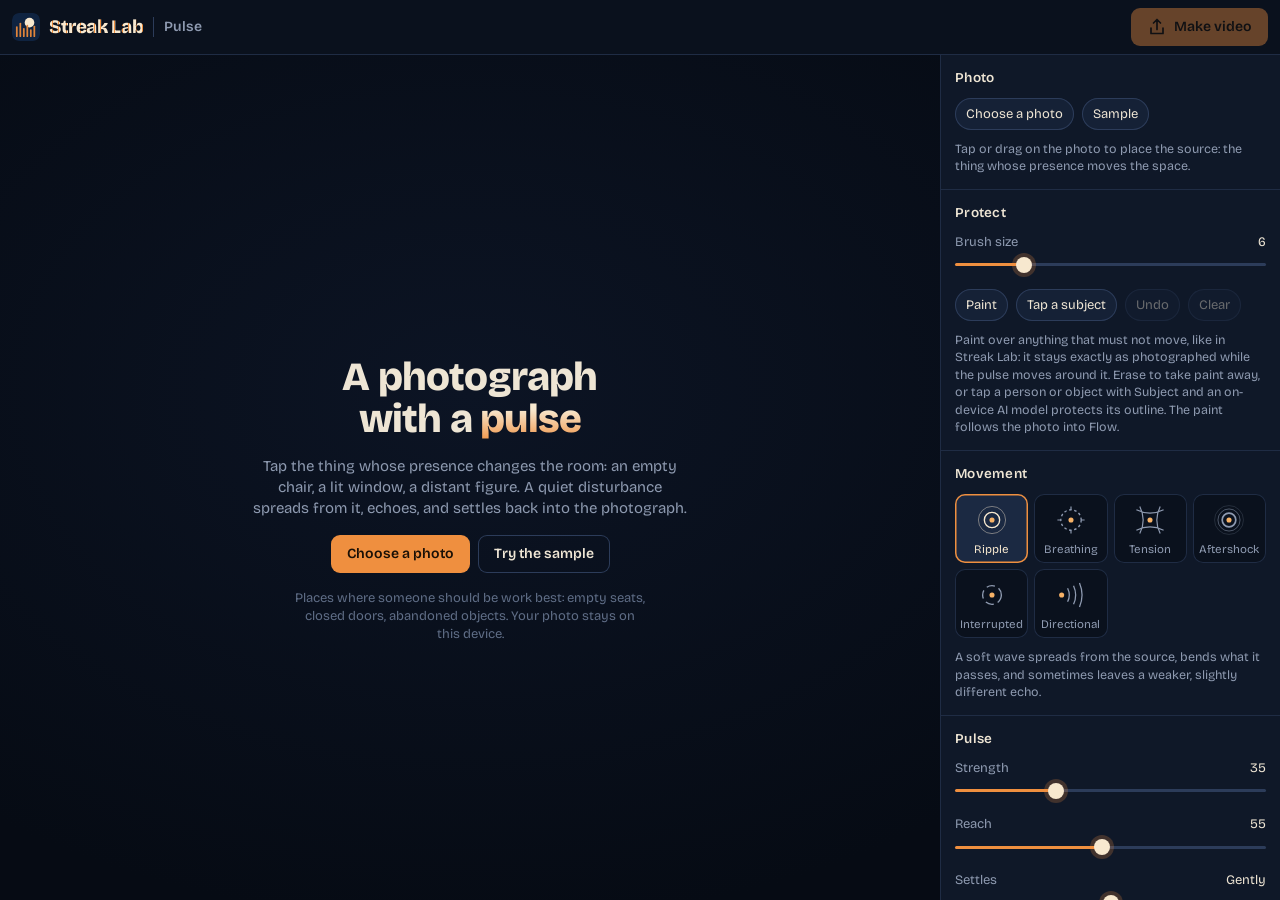
<file: pulse.html>
<!doctype html>
<html lang="en">
<head>
<meta charset="utf-8">
<meta name="viewport" content="width=device-width, initial-scale=1, viewport-fit=cover">
<title>Pulse · Streak Lab</title>
<meta name="description" content="A photograph with a pulse: something in the photo sends a quiet disturbance through the space around it. Make seamless video loops. Free, and your photo never leaves your device.">
<link rel="canonical" href="https://jamies.dev/streak-lab/pulse.html">
<meta name="theme-color" content="#0a111d">
<link rel="icon" href="icons/favicon.svg" type="image/svg+xml">
<link rel="icon" href="icons/favicon-32.png" sizes="32x32" type="image/png">
<link rel="apple-touch-icon" href="icons/apple-touch-icon.png">
<link rel="manifest" href="manifest.webmanifest">
<meta name="apple-mobile-web-app-capable" content="yes">
<meta name="apple-mobile-web-app-title" content="Streak Lab">
<meta name="apple-mobile-web-app-status-bar-style" content="black-translucent">
<meta property="og:type" content="website">
<meta property="og:title" content="Pulse · Streak Lab">
<meta property="og:description" content="A photograph with a pulse: something in the photo sends a quiet disturbance through the space around it. Make seamless video loops. Free, and your photo never leaves your device.">
<meta property="og:url" content="https://jamies.dev/streak-lab/pulse.html">
<meta property="og:image" content="https://jamies.dev/streak-lab/og-image.png">
<meta name="twitter:card" content="summary_large_image">
<link rel="preconnect" href="https://fonts.googleapis.com">
<link rel="preconnect" href="https://fonts.gstatic.com" crossorigin>
<link href="https://fonts.googleapis.com/css2?family=Bricolage+Grotesque:opsz,wght@12..96,400;12..96,500;12..96,600;12..96,800&display=swap" rel="stylesheet">
<link rel="stylesheet" href="living.css">
</head>
<body data-mode="pulse">
<div class="shell">
  <header class="topbar">
    <a class="brand" href="./?home" title="Back to the dashboard"><svg viewBox="0 0 64 64" aria-hidden="true"><rect width="64" height="64" rx="14" fill="#0f2340"/><circle cx="40" cy="22" r="11" fill="#f7e8cf"/><g fill="#e0843a"><rect x="9" y="30" width="4" height="25" rx="2"/><rect x="17" y="22" width="4" height="33" rx="2"/><rect x="25" y="34" width="4" height="21" rx="2"/><rect x="33" y="27" width="4" height="28" rx="2"/><rect x="41" y="37" width="4" height="18" rx="2"/><rect x="49" y="29" width="4" height="26" rx="2"/></g></svg><b>Streak Lab</b></a>
    <span class="crumb">Pulse</span>
    <button class="btn" id="makeTop" disabled><svg class="i" viewBox="0 0 20 20"><path d="M10 12.5V2.5M6.5 6L10 2.5 13.5 6"/><path d="M4 11v5.5h12V11"/></svg>Make video</button>
  </header>

  <main class="stage" id="stage">
    <div class="empty" id="empty">
      <h1>A photograph<br>with a <em>pulse</em></h1>
      <p>Tap the thing whose presence changes the room: an empty chair, a lit window, a distant figure. A quiet disturbance spreads from it, echoes, and settles back into the photograph.</p>
      <div class="inline" style="justify-content:center"><button class="btn" id="pick">Choose a photo</button><button class="btn ghost" id="sample">Try the sample</button></div>
      <p style="font-size:13px;color:var(--dim)">Places where someone should be work best: empty seats, closed doors, abandoned objects. Your photo stays on this device.</p>
    </div>
    <div class="ptools" id="ptools" role="toolbar" aria-label="Tools" hidden>
      <button data-tool="place" aria-pressed="true" title="Source (P)"><svg class="i" viewBox="0 0 20 20"><circle cx="10" cy="10" r="2.2"/><circle cx="10" cy="10" r="6.5" stroke-dasharray="2.5 2.5"/></svg><span>Source</span></button>
      <button data-tool="paint" aria-pressed="false" title="Paint what must not move (B)"><svg class="i" viewBox="0 0 20 20"><path d="M13.5 3.5l3 3-8 8H5.5v-3z"/><path d="M3 17.5h14"/></svg><span>Protect</span></button>
      <button data-tool="erase" aria-pressed="false" title="Erase protect paint (E)"><svg class="i" viewBox="0 0 20 20"><path d="M8 16.5l-4.5-4.5 8-8 6 6-6.5 6.5z"/><path d="M8 16.5h9M7.5 7.5l6 6"/></svg><span>Erase</span></button>
      <button data-tool="subject" aria-pressed="false" title="Tap a person or object to protect it (S)"><svg class="i" viewBox="0 0 20 20"><circle cx="10" cy="6.5" r="3"/><path d="M4 17c.8-3.4 3.2-5 6-5s5.2 1.6 6 5"/></svg><span>Subject</span></button>
    </div>
    <div class="view" id="view" hidden><canvas id="gl" aria-label="Preview. Tap or drag to place the source of the pulse."></canvas><canvas id="ov" aria-hidden="true"></canvas><span class="recbar" id="recbar" hidden>Recording</span></div>
    <div class="transport" id="transport" hidden>
      <button class="play" id="play" aria-label="Pause"><svg class="i" viewBox="0 0 20 20" id="playIcon"><path d="M7 4.5v11M13 4.5v11"/></svg></button>
      <input type="range" id="scrub" min="0" max="1000" value="0" aria-label="Position in the loop">
      <span class="time" id="time">0.0 / 8 s</span>
    </div>
    <p class="toast" id="status" role="status" aria-live="polite" hidden></p>
  </main>

  <aside class="panel" aria-label="Pulse settings">
    <section class="sec">
      <h2>Photo</h2>
      <div class="inline"><button class="chip" id="pick2">Choose a photo</button><button class="chip" id="sample2">Sample</button></div>
      <input type="file" accept="image/*,.heic,.heif" id="file">
      <p class="hint">Tap or drag on the photo to place the source: the thing whose presence moves the space.</p>
    </section>
    <section class="sec">
      <h2>Protect</h2>
      <div class="sl"><label for="brush">Brush size</label><output></output><input type="range" id="brush" data-key="brush" min="1" max="25"></div>
      <div class="inline"><button class="chip" id="protPaint">Paint</button><button class="chip" id="protSubject">Tap a subject</button><button class="chip" id="protUndo" disabled>Undo</button><button class="chip" id="protClear" disabled>Clear</button></div>
      <p class="hint">Paint over anything that must not move, like in Streak Lab: it stays exactly as photographed while the pulse moves around it. Erase to take paint away, or tap a person or object with Subject and an on-device AI model protects its outline. The paint follows the photo into Flow.</p>
    </section>
    <section class="sec">
      <h2>Movement</h2>
      <div class="tiles" data-key="style">
        <button data-v="ripple"><svg viewBox="0 0 40 40"><circle cx="20" cy="20" r="3" fill="#f7b267"/><circle cx="20" cy="20" r="9" fill="none" stroke="currentColor" stroke-width="1.6"/><circle cx="20" cy="20" r="16" fill="none" stroke="currentColor" stroke-width="1" opacity=".5"/></svg>Ripple</button>
        <button data-v="breathe"><svg viewBox="0 0 40 40"><circle cx="20" cy="20" r="3" fill="#f7b267"/><circle cx="20" cy="20" r="12" fill="none" stroke="currentColor" stroke-width="1.6" stroke-dasharray="3 3"/><path d="M20 4v4M20 32v4M4 20h4M32 20h4" stroke="currentColor" stroke-width="1.4"/></svg>Breathing</button>
        <button data-v="tension"><svg viewBox="0 0 40 40"><circle cx="20" cy="20" r="3" fill="#f7b267"/><path d="M4 8Q20 16 36 8M4 32Q20 24 36 32M8 4Q16 20 8 36M32 4Q24 20 32 36" fill="none" stroke="currentColor" stroke-width="1.4"/></svg>Tension</button>
        <button data-v="aftershock"><svg viewBox="0 0 40 40"><circle cx="20" cy="20" r="3" fill="#f7b267"/><circle cx="20" cy="20" r="8" fill="none" stroke="currentColor" stroke-width="2"/><circle cx="20" cy="20" r="13" fill="none" stroke="currentColor" stroke-width="1" opacity=".6"/><circle cx="20" cy="20" r="17" fill="none" stroke="currentColor" stroke-width=".6" opacity=".4"/></svg>Aftershock</button>
        <button data-v="interrupted"><svg viewBox="0 0 40 40"><circle cx="20" cy="20" r="3" fill="#f7b267"/><circle cx="20" cy="20" r="11" fill="none" stroke="currentColor" stroke-width="1.6" stroke-dasharray="10 5"/></svg>Interrupted</button>
        <button data-v="directional"><svg viewBox="0 0 40 40"><circle cx="9" cy="20" r="3" fill="#f7b267"/><path d="M16 12Q20 20 16 28M23 9Q28 20 23 31M30 6Q36 20 30 34" fill="none" stroke="currentColor" stroke-width="1.5"/></svg>Directional</button>
      </div>
      <p class="hint" id="styleHint"></p>
    </section>
    <section class="sec">
      <h2>Pulse</h2>
      <div class="sl"><label for="strength">Strength</label><output></output><input type="range" id="strength" data-key="strength" min="5" max="100"></div>
      <div class="sl"><label for="reach">Reach</label><output></output><input type="range" id="reach" data-key="reach" min="15" max="100"></div>
      <div class="sl"><label for="settle">Settles</label><output></output><input type="range" id="settle" data-key="settle" min="0" max="100" data-fmt="settle"></div>
      <div class="sl"><label for="still">Still zone</label><output></output><input type="range" id="still" data-key="still" min="0" max="40"></div>
      <div class="sl" data-show="directional"><label for="dir">Direction</label><output></output><input type="range" id="dir" data-key="dir" min="0" max="355" step="5" data-fmt="deg"></div>
      <p class="hint">Keep it subtle: the best version makes people wonder whether anything moved. The still zone keeps the source itself untouched. The space moves, not the thing.</p>
    </section>
    <section class="sec">
      <h2>Personality</h2>
      <p class="personality" id="persona"></p>
      <div class="sl"><label for="variety">Unpredictability</label><output></output><input type="range" id="variety" data-key="variety" min="0" max="100"></div>
      <div class="inline"><button class="chip" id="reroll">New personality</button><span class="seed" id="seedLabel"></span></div>
      <p class="hint">Each loop gets its own personality: when the pulses come, how strong, how uneven, whether they echo. It stays the same until you roll a new one.</p>
    </section>
    <section class="sec">
      <h2>Look <span class="series">Shared with Flow</span></h2>
      <div class="seg" data-key="grade" data-store="S"><button data-v="none">None</button><button data-v="muted">Muted</button><button data-v="night">Night</button><button data-v="mono">Mono</button><button data-v="faded">Faded</button></div>
      <div class="sl"><label for="grain">Grain</label><output></output><input type="range" id="grain" data-key="grain" data-store="S" min="0" max="100"></div>
      <p class="hint">Keep one restrained colour treatment across a series. The look, shape and loop length here are shared with Flow, so a pulse version and a flow version of the same photo match.</p>
    </section>
    <section class="sec">
      <h2>Video <span class="series">Shared with Flow</span></h2>
      <div class="row">Shape<div class="seg" data-key="aspect" data-store="S"><button data-v="45">4:5</button><button data-v="11">1:1</button><button data-v="916">9:16</button><button data-v="orig">Photo</button></div></div>
      <div class="row">Loop<div class="seg" data-key="dur" data-store="S" data-num><button data-v="6">6 s</button><button data-v="8">8 s</button><button data-v="10">10 s</button><button data-v="12">12 s</button></div></div>
      <div class="sl"><label for="zoom">Zoom</label><output></output><input type="range" id="zoom" data-key="zoom" min="100" max="250" data-fmt="pct"></div>
      <div class="sl"><label for="fx">Across</label><output></output><input type="range" id="fx" data-key="fx" min="0" max="100"></div>
      <div class="sl"><label for="fy">Down</label><output></output><input type="range" id="fy" data-key="fy" min="0" max="100"></div>
    </section>
    <section class="sec">
      <h2>Export</h2>
      <button class="btn wide" id="make" disabled>Make video</button>
      <div id="vidBox" hidden><video id="vid" playsinline muted loop controls></video><button class="btn ghost wide" id="saveVid">Save video</button></div>
      <button class="btn ghost wide" id="stillBtn" disabled>Save this frame</button>
      <button class="btn ghost wide" id="toOther" disabled>Make the Flow version of this photo</button>
      <p class="hint">One seamless loop at 1080 wide, silent so you can add music. Keep this screen open while it records. Safari records MP4; some other browsers only record WebM.</p>
    </section>
    <section class="sec">
      <details class="ideas"><summary>Ideas to shoot</summary>
        <table><tr><th>Photograph</th><th>Movement</th><th>Feeling</th></tr>
        <tr><td>An empty chair across a table</td><td>A faint wave spreads from the chair, bending the table edges</td><td>Someone’s absence</td></tr>
        <tr><td>A person at a distant crossing</td><td>Tension: the road contracts toward them, then releases</td><td>Anticipation</td></tr>
        <tr><td>A lit apartment window</td><td>Breathing: a slow expansion into the dark façade</td><td>Warmth, life inside</td></tr>
        <tr><td>A parked motorcycle</td><td>Aftershock: small uneven vibrations through the pavement</td><td>Wanting to leave</td></tr>
        <tr><td>A closed shop at night</td><td>Interrupted: one disturbance through the shutters, then a long pause</td><td>A place holding on</td></tr>
        <tr><td>A hallway or a road</td><td>Directional: the pulse travels along it</td><td>Something approaching</td></tr>
        </table>
      </details>
    </section>
  </aside>
</div>
<script src="living.js"></script>
</body>
</html>
</file>
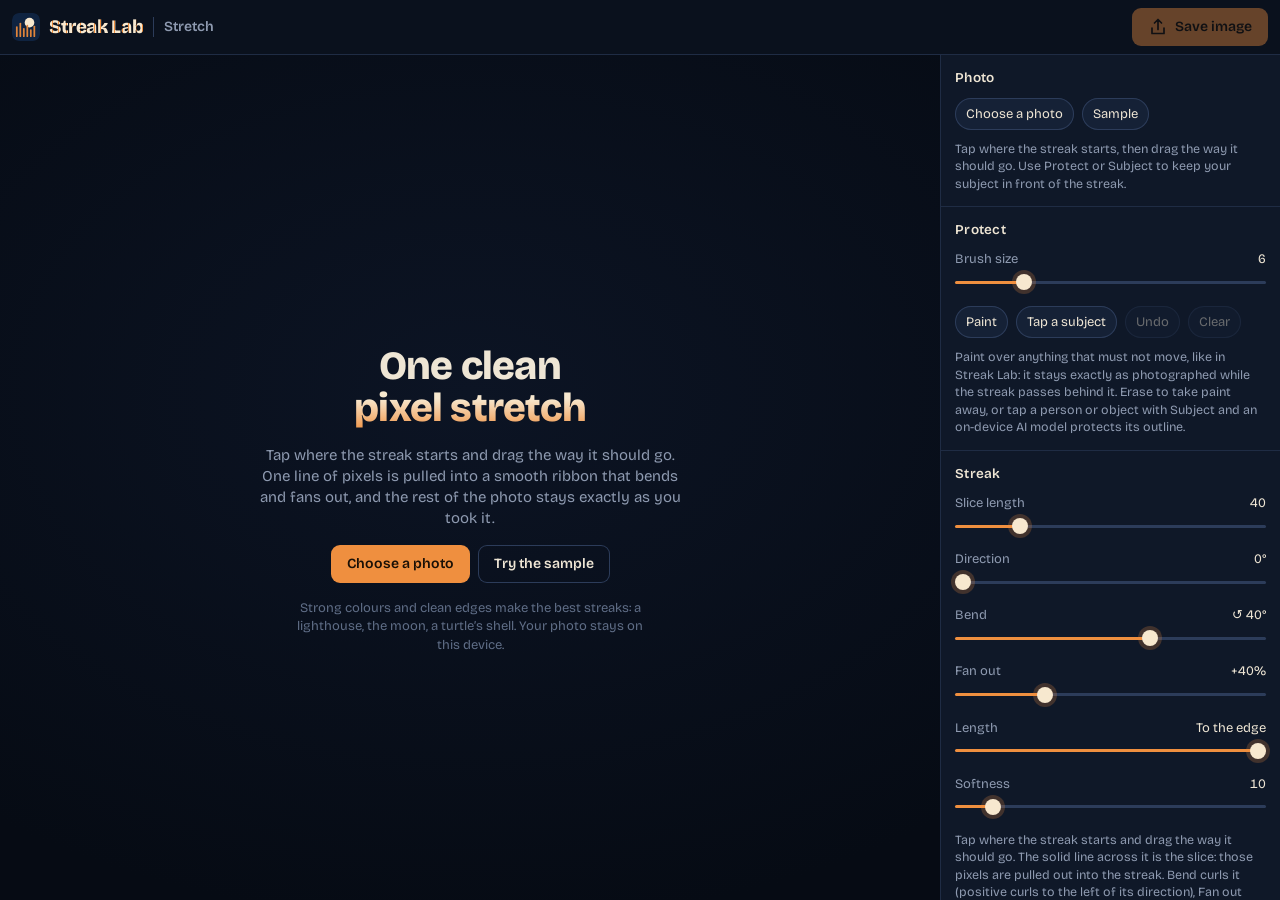
<file: stretch.html>
<!doctype html>
<html lang="en">
<head>
<meta charset="utf-8">
<meta name="viewport" content="width=device-width, initial-scale=1, viewport-fit=cover">
<title>Stretch · Streak Lab</title>
<meta name="description" content="Clean pixel stretch: pull one line of a photo out into a smooth, bending streak, and leave everything else exactly as it was. Free, and your photo never leaves your device.">
<link rel="canonical" href="https://jamies.dev/streak-lab/stretch.html">
<meta name="theme-color" content="#0a111d">
<link rel="icon" href="icons/favicon.svg" type="image/svg+xml">
<link rel="icon" href="icons/favicon-32.png" sizes="32x32" type="image/png">
<link rel="apple-touch-icon" href="icons/apple-touch-icon.png">
<link rel="manifest" href="manifest.webmanifest">
<meta name="apple-mobile-web-app-capable" content="yes">
<meta name="apple-mobile-web-app-title" content="Streak Lab">
<meta name="apple-mobile-web-app-status-bar-style" content="black-translucent">
<meta property="og:type" content="website">
<meta property="og:title" content="Stretch · Streak Lab">
<meta property="og:description" content="Clean pixel stretch: pull one line of a photo out into a smooth, bending streak, and leave everything else exactly as it was. Free, and your photo never leaves your device.">
<meta property="og:url" content="https://jamies.dev/streak-lab/stretch.html">
<meta property="og:image" content="https://jamies.dev/streak-lab/og-image.png">
<meta name="twitter:card" content="summary_large_image">
<link rel="preconnect" href="https://fonts.googleapis.com">
<link rel="preconnect" href="https://fonts.gstatic.com" crossorigin>
<link href="https://fonts.googleapis.com/css2?family=Bricolage+Grotesque:opsz,wght@12..96,400;12..96,500;12..96,600;12..96,800&display=swap" rel="stylesheet">
<link rel="stylesheet" href="living.css">
</head>
<body data-mode="stretch">
<div class="shell">
  <header class="topbar">
    <a class="brand" href="./?home" title="Back to the dashboard"><svg viewBox="0 0 64 64" aria-hidden="true"><rect width="64" height="64" rx="14" fill="#0f2340"/><circle cx="40" cy="22" r="11" fill="#f7e8cf"/><g fill="#e0843a"><rect x="9" y="30" width="4" height="25" rx="2"/><rect x="17" y="22" width="4" height="33" rx="2"/><rect x="25" y="34" width="4" height="21" rx="2"/><rect x="33" y="27" width="4" height="28" rx="2"/><rect x="41" y="37" width="4" height="18" rx="2"/><rect x="49" y="29" width="4" height="26" rx="2"/></g></svg><b>Streak Lab</b></a>
    <span class="crumb">Stretch</span>
    <button class="btn" id="saveTop" disabled><svg class="i" viewBox="0 0 20 20"><path d="M10 12.5V2.5M6.5 6L10 2.5 13.5 6"/><path d="M4 11v5.5h12V11"/></svg>Save image</button>
  </header>

  <main class="stage" id="stage">
    <div class="empty" id="empty">
      <h1>One clean<br><em>pixel stretch</em></h1>
      <p>Tap where the streak starts and drag the way it should go. One line of pixels is pulled into a smooth ribbon that bends and fans out, and the rest of the photo stays exactly as you took it.</p>
      <div class="inline" style="justify-content:center"><button class="btn" id="pick">Choose a photo</button><button class="btn ghost" id="sample">Try the sample</button></div>
      <p style="font-size:13px;color:var(--dim)">Strong colours and clean edges make the best streaks: a lighthouse, the moon, a turtle’s shell. Your photo stays on this device.</p>
    </div>
    <div class="ptools" id="ptools" role="toolbar" aria-label="Tools" hidden>
      <button data-tool="place" aria-pressed="true" title="Streak (P)"><svg class="i" viewBox="0 0 20 20"><circle cx="10" cy="10" r="2.2"/><circle cx="10" cy="10" r="6.5" stroke-dasharray="2.5 2.5"/></svg><span>Streak</span></button>
      <button data-tool="paint" aria-pressed="false" title="Paint what must not move (B)"><svg class="i" viewBox="0 0 20 20"><path d="M13.5 3.5l3 3-8 8H5.5v-3z"/><path d="M3 17.5h14"/></svg><span>Protect</span></button>
      <button data-tool="erase" aria-pressed="false" title="Erase protect paint (E)"><svg class="i" viewBox="0 0 20 20"><path d="M8 16.5l-4.5-4.5 8-8 6 6-6.5 6.5z"/><path d="M8 16.5h9M7.5 7.5l6 6"/></svg><span>Erase</span></button>
      <button data-tool="subject" aria-pressed="false" title="Tap a person or object to protect it (S)"><svg class="i" viewBox="0 0 20 20"><circle cx="10" cy="6.5" r="3"/><path d="M4 17c.8-3.4 3.2-5 6-5s5.2 1.6 6 5"/></svg><span>Subject</span></button>
    </div>
    <div class="view" id="view" hidden><canvas id="gl" aria-label="Preview. Tap where the streak starts and drag the way it should go."></canvas><canvas id="ov" aria-hidden="true"></canvas><span class="recbar" id="recbar" hidden>Recording</span></div>
    <div class="transport" id="transport" hidden>
      <button class="play" id="play" aria-label="Pause"><svg class="i" viewBox="0 0 20 20" id="playIcon"><path d="M7 4.5v11M13 4.5v11"/></svg></button>
      <input type="range" id="scrub" min="0" max="1000" value="0" aria-label="Position in the loop">
      <span class="time" id="time">0.0 / 8 s</span>
    </div>
    <p class="toast" id="status" role="status" aria-live="polite" hidden></p>
  </main>

  <aside class="panel" aria-label="Stretch settings">
    <section class="sec">
      <h2>Photo</h2>
      <div class="inline"><button class="chip" id="pick2">Choose a photo</button><button class="chip" id="sample2">Sample</button></div>
      <input type="file" accept="image/*,.heic,.heif" id="file">
      <p class="hint">Tap where the streak starts, then drag the way it should go. Use Protect or Subject to keep your subject in front of the streak.</p>
    </section>
    <section class="sec">
      <h2>Protect</h2>
      <div class="sl"><label for="brush">Brush size</label><output></output><input type="range" id="brush" data-key="brush" min="1" max="25"></div>
      <div class="inline"><button class="chip" id="protPaint">Paint</button><button class="chip" id="protSubject">Tap a subject</button><button class="chip" id="protUndo" disabled>Undo</button><button class="chip" id="protClear" disabled>Clear</button></div>
      <p class="hint">Paint over anything that must not move, like in Streak Lab: it stays exactly as photographed while the streak passes behind it. Erase to take paint away, or tap a person or object with Subject and an on-device AI model protects its outline.</p>
    </section>
    <section class="sec">
      <h2>Streak</h2>
      <div class="sl"><label for="width">Slice length</label><output></output><input type="range" id="width" data-key="width" min="2" max="200"></div>
      <div class="sl"><label for="dir">Direction</label><output></output><input type="range" id="dir" data-key="dir" min="0" max="359" data-fmt="deg"></div>
      <div class="sl"><label for="bend">Bend</label><output></output><input type="range" id="bend" data-key="bend" min="-150" max="150" step="1" data-fmt="bend"></div>
      <div class="sl"><label for="fan">Fan out</label><output></output><input type="range" id="fan" data-key="fan" min="-60" max="300" step="5" data-fmt="fan"></div>
      <div class="sl"><label for="length">Length</label><output></output><input type="range" id="length" data-key="length" min="5" max="100" data-fmt="len"></div>
      <div class="sl"><label for="soft">Softness</label><output></output><input type="range" id="soft" data-key="soft" min="0" max="100"></div>
      <p class="hint">Tap where the streak starts and drag the way it should go. The solid line across it is the slice: those pixels are pulled out into the streak. Bend curls it (positive curls to the left of its direction), Fan out widens it as it goes.</p>
    </section>
    <section class="sec">
      <h2>Movement</h2>
      <div class="tiles three" data-key="style">
        <button data-v="still"><svg viewBox="0 0 40 40"><rect x="5" y="8" width="30" height="24" rx="2" fill="none" stroke="currentColor" stroke-width="1.5"/><path d="M15 12v16" stroke="#f7b267" stroke-width="2"/><path d="M15 14Q26 14 35 9M15 26Q26 26 35 30" fill="none" stroke="currentColor" stroke-width="1.3"/></svg>Still image</button>
        <button data-v="grow"><svg viewBox="0 0 40 40"><path d="M8 12v16" stroke="#f7b267" stroke-width="2"/><path d="M8 14Q20 14 28 10M8 26Q20 26 28 30" fill="none" stroke="currentColor" stroke-width="1.3"/><path d="M30 20h6M33 17l3 3-3 3" fill="none" stroke="currentColor" stroke-width="1.4"/></svg>Shoot out</button>
        <button data-v="sway"><svg viewBox="0 0 40 40"><path d="M8 12v16" stroke="#f7b267" stroke-width="2"/><path d="M8 14Q22 14 34 6M8 26Q22 26 34 22" fill="none" stroke="currentColor" stroke-width="1.3"/><path d="M8 14Q22 16 34 16M8 26Q22 28 34 34" fill="none" stroke="currentColor" stroke-width="1" opacity=".45"/></svg>Sway</button>
      </div>
      <p class="hint" id="styleHint"></p>
    </section>
    <section class="sec">
      <h2>Video</h2>
      <div class="row">Shape<div class="seg" data-key="aspect" data-store="S"><button data-v="45">4:5</button><button data-v="11">1:1</button><button data-v="916">9:16</button><button data-v="orig">Photo</button></div></div>
      <div class="row">Loop<div class="seg" data-key="dur" data-store="S" data-num><button data-v="6">6 s</button><button data-v="8">8 s</button><button data-v="10">10 s</button><button data-v="12">12 s</button></div></div>
      <div class="sl"><label for="zoom">Zoom</label><output></output><input type="range" id="zoom" data-key="zoom" min="100" max="250" data-fmt="pct"></div>
      <div class="sl"><label for="fx">Across</label><output></output><input type="range" id="fx" data-key="fx" min="0" max="100"></div>
      <div class="sl"><label for="fy">Down</label><output></output><input type="range" id="fy" data-key="fy" min="0" max="100"></div>
    </section>
    <section class="sec">
      <h2>Export</h2>
      <button class="btn wide" id="stillBtn" disabled>Save image (full size)</button>
      <button class="btn ghost wide" id="make" disabled>Make video</button>
      <div id="vidBox" hidden><video id="vid" playsinline muted loop controls></video><button class="btn ghost wide" id="saveVid">Save video</button></div>
      <p class="hint">The image is saved at the photo’s full resolution with nothing changed but the streak. For a video, pick Shoot out or Sway under Movement: one seamless loop at 1080 wide.</p>
    </section>
    <section class="sec">
      <details class="ideas"><summary>Where to put the slice</summary>
        <table><tr><th>Shot</th><th>Where to put the slice</th></tr>
        <tr><td>A lighthouse or building against sky</td><td>Along one edge of the building, a long slice, streaking sideways and bending up</td></tr>
        <tr><td>The moon or a lamp</td><td>Across the moon, a slice as long as it is wide, fanned out a lot; protect the moon so it stays in front</td></tr>
        <tr><td>An animal or person</td><td>Across the subject, then tap Subject to protect it so the streak comes out from behind</td></tr>
        <tr><td>Stripes, sunsets, neon</td><td>Wherever the colours are richest: every colour along the slice becomes a band</td></tr>
        </table>
      </details>
    </section>
  </aside>
</div>
<script src="living.js"></script>
</body>
</html>
</file>
<file: living.css>
:root{--bg:#0a111d;--stage:#060b14;--panel:#0f1828;--panel2:#152136;--raise:#1b2942;--line:#1f2c44;--line2:#2c3c5a;--fg:#eee5d4;--muted:#8e9ab0;--dim:#5f6d86;
  --accent:#ef8f3f;--accent-hi:#f7b267;--accent-fg:#1a1006;--cream:#f7e8cf;--sat:env(safe-area-inset-top,0px);--sab:env(safe-area-inset-bottom,0px);color-scheme:dark}
*,*::before,*::after{box-sizing:border-box}
html,body{height:100%}
body{margin:0;background:var(--bg);color:var(--fg);font:14px/1.4 "Bricolage Grotesque",system-ui,-apple-system,"Segoe UI",sans-serif;-webkit-font-smoothing:antialiased;overflow:hidden}
button,select,input,label{font:inherit;color:inherit;-webkit-tap-highlight-color:transparent;touch-action:manipulation}
button{cursor:pointer}button:disabled{opacity:.4;cursor:not-allowed}
[hidden]{display:none!important}
:focus-visible{outline:2px solid var(--accent);outline-offset:2px}
svg.i{width:20px;height:20px;fill:none;stroke:currentColor;stroke-width:1.7;stroke-linecap:round;stroke-linejoin:round;flex:none}
input[type=file]{position:absolute;opacity:0;width:1px;height:1px;pointer-events:none}
.shell{height:100vh;height:100dvh;display:grid;grid-template-columns:minmax(0,1fr) 340px;grid-template-rows:auto minmax(0,1fr);grid-template-areas:"top top" "stage panel"}
.topbar{grid-area:top;display:flex;align-items:center;gap:10px;padding:calc(8px + var(--sat)) 12px 8px;border-bottom:1px solid var(--line)}
.brand{display:flex;align-items:center;gap:9px;color:inherit;text-decoration:none;min-width:0}
.brand svg{width:28px;height:28px;border-radius:7px;flex:none}
.brand b{font-weight:800;font-size:19px;letter-spacing:-.02em;white-space:nowrap;background:repeating-linear-gradient(90deg,var(--cream) 0 3px,var(--accent) 3px 4px,var(--cream) 4px 9px,var(--accent) 9px 10px,var(--cream) 10px 14px);-webkit-background-clip:text;background-clip:text;color:transparent}
.crumb{color:var(--muted);font-weight:600;padding-left:10px;border-left:1px solid var(--line2);margin-right:auto}
.btn{display:inline-flex;align-items:center;justify-content:center;gap:7px;border:0;background:var(--accent);color:var(--accent-fg);font-weight:600;min-height:38px;padding:8px 16px;border-radius:9px;white-space:nowrap}
.btn:hover:not(:disabled){background:var(--accent-hi)}
.btn.ghost{background:transparent;color:var(--fg);box-shadow:inset 0 0 0 1px var(--line2)}
.btn.ghost:hover:not(:disabled){background:var(--raise)}
.btn.wide{width:100%}
.chip{display:inline-flex;align-items:center;gap:6px;border:0;box-shadow:inset 0 0 0 1px var(--line2);background:var(--panel2);font-size:13px;min-height:32px;padding:5px 11px;border-radius:999px}
.chip:hover:not(:disabled){box-shadow:inset 0 0 0 1px var(--accent)}
.stage{grid-area:stage;position:relative;display:grid;place-items:center;overflow:hidden;background:radial-gradient(120% 90% at 50% 40%,#0c1424 0%,var(--stage) 70%);touch-action:none;user-select:none;-webkit-user-select:none}
#out{display:block;box-shadow:0 18px 60px rgba(0,0,0,.55);border-radius:4px;cursor:grab;touch-action:none}
#out.moving{cursor:grabbing}
.empty{display:grid;gap:16px;justify-items:center;text-align:center;padding:24px;max-width:560px}
.empty h1{margin:0;font-size:clamp(26px,5vw,40px);line-height:1.05;font-weight:800;letter-spacing:-.02em}
.empty h1 em{font-style:normal;background:linear-gradient(180deg,var(--cream) 30%,var(--accent) 100%);-webkit-background-clip:text;background-clip:text;color:transparent}
.empty p{margin:0;color:var(--muted);font-size:15px;max-width:44ch}
.stage:has(.empty:not([hidden])){overflow:auto;place-items:start center;touch-action:pan-y;overscroll-behavior:contain}.stage>.empty{margin:auto}
.toast{position:absolute;left:50%;transform:translateX(-50%);bottom:18px;max-width:calc(100% - 24px);width:max-content;background:rgba(21,33,54,.96);box-shadow:inset 0 0 0 1px var(--line2);border-radius:10px;padding:9px 14px;font-size:13.5px;margin:0;pointer-events:none}
.panel{grid-area:panel;border-left:1px solid var(--line);background:var(--panel);overflow:auto;overscroll-behavior:contain}
.sec{padding:14px;display:grid;gap:10px;border-bottom:1px solid var(--line)}
.sec h2{margin:0;font-size:13.5px;font-weight:600;letter-spacing:.02em}
.hint{margin:0;color:var(--muted);font-size:12.5px}
.slots{display:grid;grid-template-columns:1fr 1fr;gap:8px}
.slot{position:relative;display:grid;place-items:center;aspect-ratio:1;border-radius:12px;background:var(--bg) center/cover no-repeat;box-shadow:inset 0 0 0 1.5px var(--line2);cursor:pointer;overflow:hidden;font-size:12.5px;color:var(--muted);text-align:center;padding:8px}
.slot.has{box-shadow:inset 0 0 0 1.5px var(--line2)}
.slot.has span{position:absolute;left:6px;bottom:6px;background:rgba(10,17,29,.82);color:var(--fg);border-radius:6px;padding:2px 7px;font-size:11.5px}
.slot:hover{box-shadow:inset 0 0 0 2px var(--accent)}
.slot b{display:block;color:var(--fg);font-size:13.5px}
.tiles svg{display:block;border-radius:3px}
.inline{display:flex;gap:8px;flex-wrap:wrap;align-items:center}
.tiles{display:grid;grid-template-columns:repeat(4,1fr);gap:6px}
.tiles button{display:grid;justify-items:center;gap:6px;border:0;border-radius:10px;background:var(--bg);box-shadow:inset 0 0 0 1px var(--line);padding:9px 4px 7px;font-size:11.5px;color:var(--muted);line-height:1.15}
.tiles button[aria-pressed="true"]{color:var(--cream);box-shadow:inset 0 0 0 1.5px var(--accent);background:var(--raise)}
.tiles i{display:grid;gap:2px;width:22px;height:28px}
.tiles i b{display:block;border:1.5px solid currentColor;border-radius:2px}
.seg{display:flex;background:var(--bg);border-radius:10px;padding:3px;gap:3px;box-shadow:inset 0 0 0 1px var(--line)}
.seg button{flex:1;border:0;background:transparent;color:var(--muted);font-size:13px;min-height:32px;padding:5px 8px;border-radius:7px}
.seg button[aria-pressed="true"]{background:var(--raise);color:var(--fg);font-weight:600}
.sl{display:grid;grid-template-columns:minmax(0,1fr) auto;align-items:center;gap:0 8px}
.sl label{color:var(--muted);font-size:13px}
.sl output{font-size:13px;font-variant-numeric:tabular-nums;min-width:34px;text-align:right}
.sl input{grid-column:1/-1}
input[type=range]{-webkit-appearance:none;appearance:none;width:100%;height:28px;margin:0;background:transparent;--p:50%;cursor:pointer}
input[type=range]::-webkit-slider-runnable-track{height:3px;border-radius:3px;background:linear-gradient(90deg,var(--accent) var(--p),var(--line2) var(--p))}
input[type=range]::-webkit-slider-thumb{-webkit-appearance:none;width:16px;height:16px;margin-top:-6.5px;border-radius:50%;background:var(--cream);border:0;box-shadow:0 0 0 4px rgba(239,143,63,.22)}
input[type=range]::-moz-range-track{height:3px;background:var(--line2)}
input[type=range]::-moz-range-progress{height:3px;background:var(--accent)}
input[type=range]::-moz-range-thumb{width:16px;height:16px;border-radius:50%;background:var(--cream);border:0}
@media (pointer:coarse){input[type=range]{height:34px}input[type=range]::-webkit-slider-thumb{width:24px;height:24px;margin-top:-10.5px}}
.check{display:flex;gap:9px;align-items:center;font-size:13.5px}
.check input{width:18px;height:18px;margin:0;accent-color:var(--accent)}
input[type=color]{-webkit-appearance:none;appearance:none;width:34px;height:34px;border:0;border-radius:50%;padding:0;background:none;box-shadow:0 0 0 2px var(--line2);cursor:pointer}
input[type=color]::-webkit-color-swatch-wrapper{padding:0}input[type=color]::-webkit-color-swatch{border:0;border-radius:50%}
.row{display:flex;align-items:center;gap:10px;font-size:13px;color:var(--muted)}
.row .seg{flex:1}
@media (max-width:899px) and (orientation:portrait),(max-width:599px){
  .shell{grid-template-columns:minmax(0,1fr);grid-template-rows:auto minmax(0,1fr) auto;grid-template-areas:"top" "stage" "panel"}
  .panel{border-left:0;border-top:1px solid var(--line);height:min(44dvh,420px);padding-bottom:var(--sab)}
  .brand b{display:none}
  .toast{bottom:10px}
}
/* ---------- Pulse and Flow additions */
.stage{grid-template-rows:minmax(0,1fr) auto;padding-bottom:8px}
.view{position:relative;display:grid;place-items:center;min-height:0;min-width:0;width:100%;height:100%}
#gl{display:block;box-shadow:0 18px 60px rgba(0,0,0,.55);border-radius:4px;cursor:crosshair;touch-action:none}
#ov{position:absolute;pointer-events:none}
.transport{display:flex;align-items:center;gap:10px;width:min(560px,calc(100% - 24px));padding:4px 0}
.transport .play{width:38px;height:38px;border-radius:50%;border:0;background:var(--raise);display:grid;place-items:center;flex:none}
.transport .play:hover{background:var(--line2)}
.transport input{flex:1}
.transport .time{font-size:12.5px;color:var(--muted);font-variant-numeric:tabular-nums;min-width:74px;text-align:right}
.tiles.three{grid-template-columns:repeat(3,1fr)}
.tiles svg{width:34px;height:34px}
.personality{margin:0;font-size:13.5px;line-height:1.45;color:var(--cream);background:var(--bg);border-radius:10px;padding:10px 12px;box-shadow:inset 0 0 0 1px var(--line)}
.seed{font-size:12px;color:var(--dim);font-variant-numeric:tabular-nums}
.series{font-size:11px;font-weight:600;letter-spacing:.04em;text-transform:uppercase;color:var(--dim);margin-left:6px}
details.ideas summary{cursor:pointer;font-weight:600;font-size:13.5px}
details.ideas table{width:100%;border-collapse:collapse;font-size:12.5px;margin-top:8px}
details.ideas td,details.ideas th{text-align:left;padding:6px 6px 6px 0;border-bottom:1px solid var(--line);vertical-align:top}
details.ideas th{color:var(--muted);font-weight:600}
details.ideas td:first-child{color:var(--fg)}
details.ideas td{color:var(--muted)}
.recbar{position:absolute;top:12px;left:50%;transform:translateX(-50%);background:rgba(192,20,30,.92);color:#fff;border-radius:999px;padding:5px 12px;font-size:13px;font-weight:600}
#vidBox{display:grid;gap:8px}
#vidBox video{width:100%;border-radius:10px;background:#000;max-height:260px}
.toast{bottom:64px}
@media (max-width:899px) and (orientation:portrait),(max-width:599px){.toast{bottom:56px}}
.ptools{position:absolute;top:10px;left:50%;transform:translateX(-50%);z-index:3;display:flex;gap:3px;padding:4px;border-radius:12px;background:rgba(15,24,40,.92);box-shadow:inset 0 0 0 1px var(--line2),0 8px 24px rgba(0,0,0,.4)}
.ptools button{display:flex;align-items:center;gap:6px;border:0;background:transparent;color:var(--muted);font-size:13px;min-height:34px;padding:5px 10px;border-radius:9px}
.ptools button:hover{color:var(--fg)}
.ptools button[aria-pressed="true"]{background:var(--raise);color:var(--cream);box-shadow:inset 0 0 0 1px var(--accent)}
.ptools svg.i{width:18px;height:18px}
.stage{padding-top:52px}
#gl.painting{cursor:none}
@media (max-width:420px){.ptools button span{display:none}.ptools button{padding:5px 12px}}
</file>
